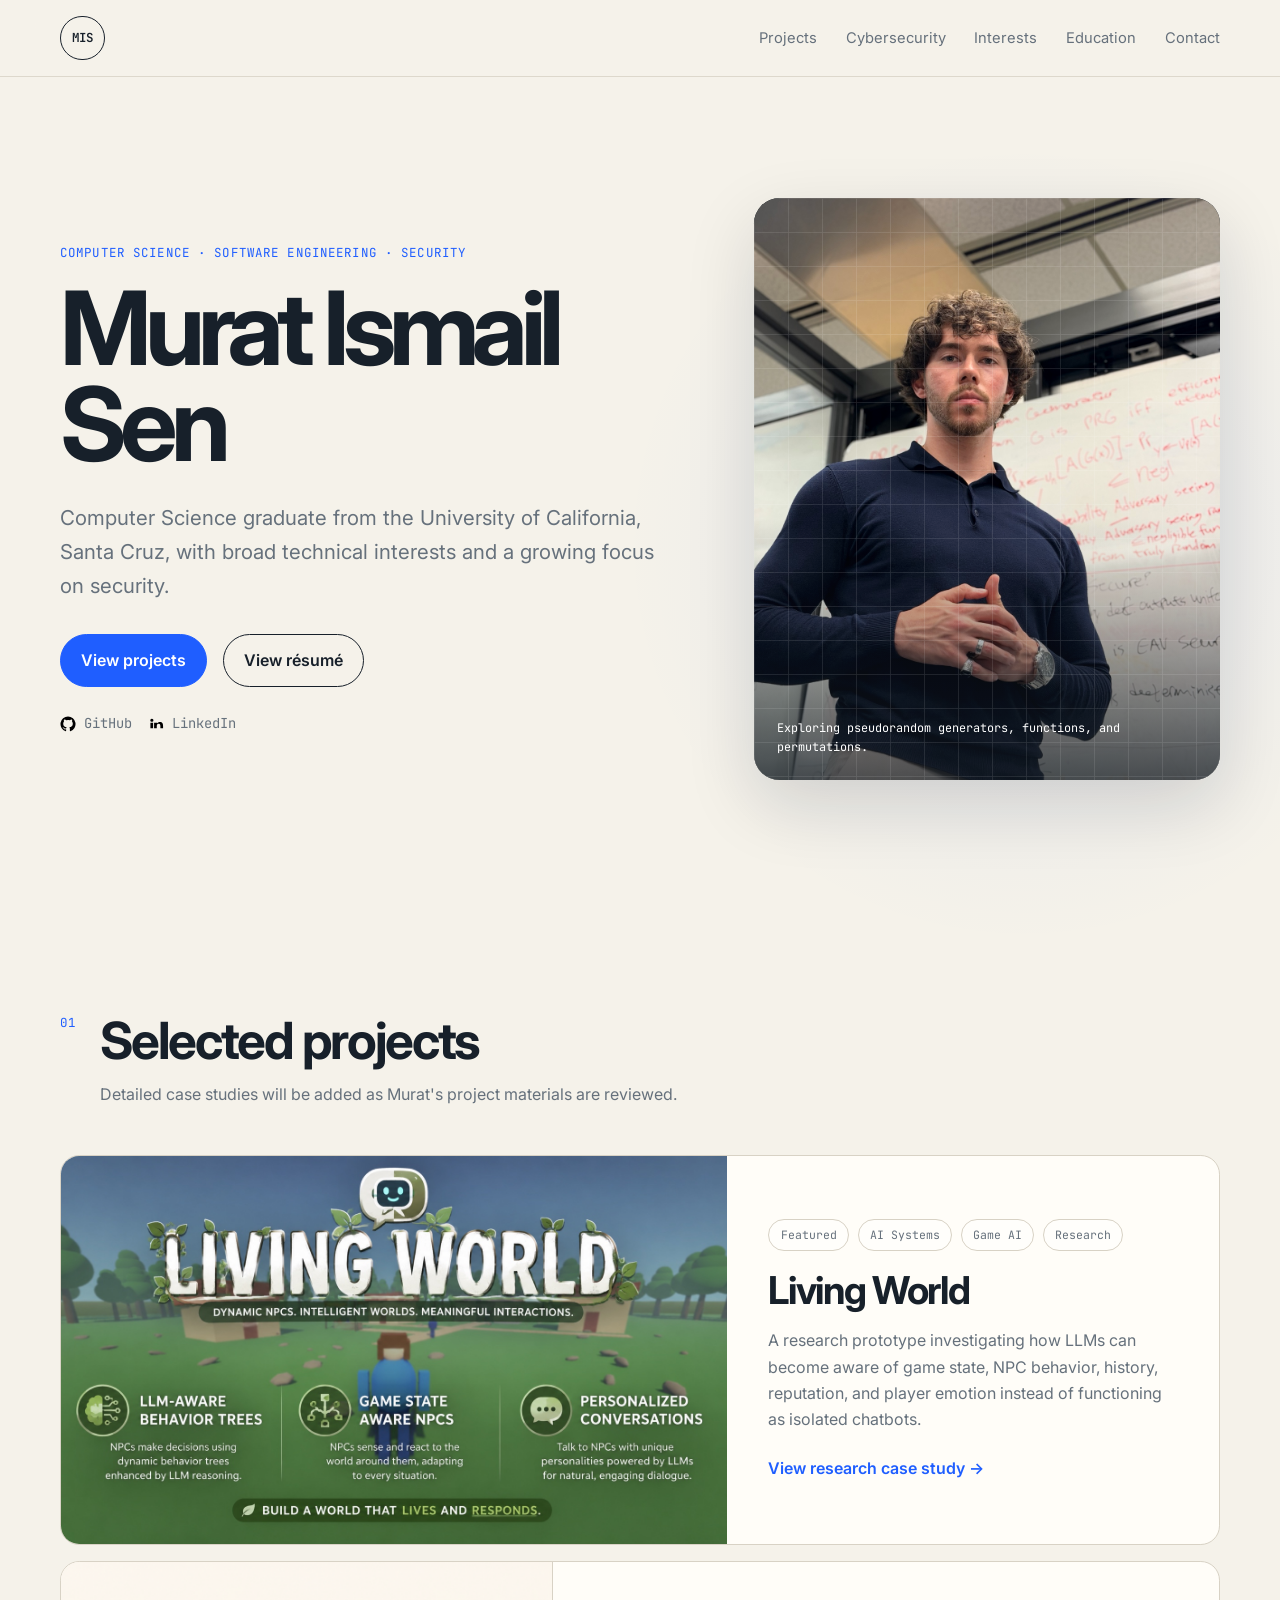
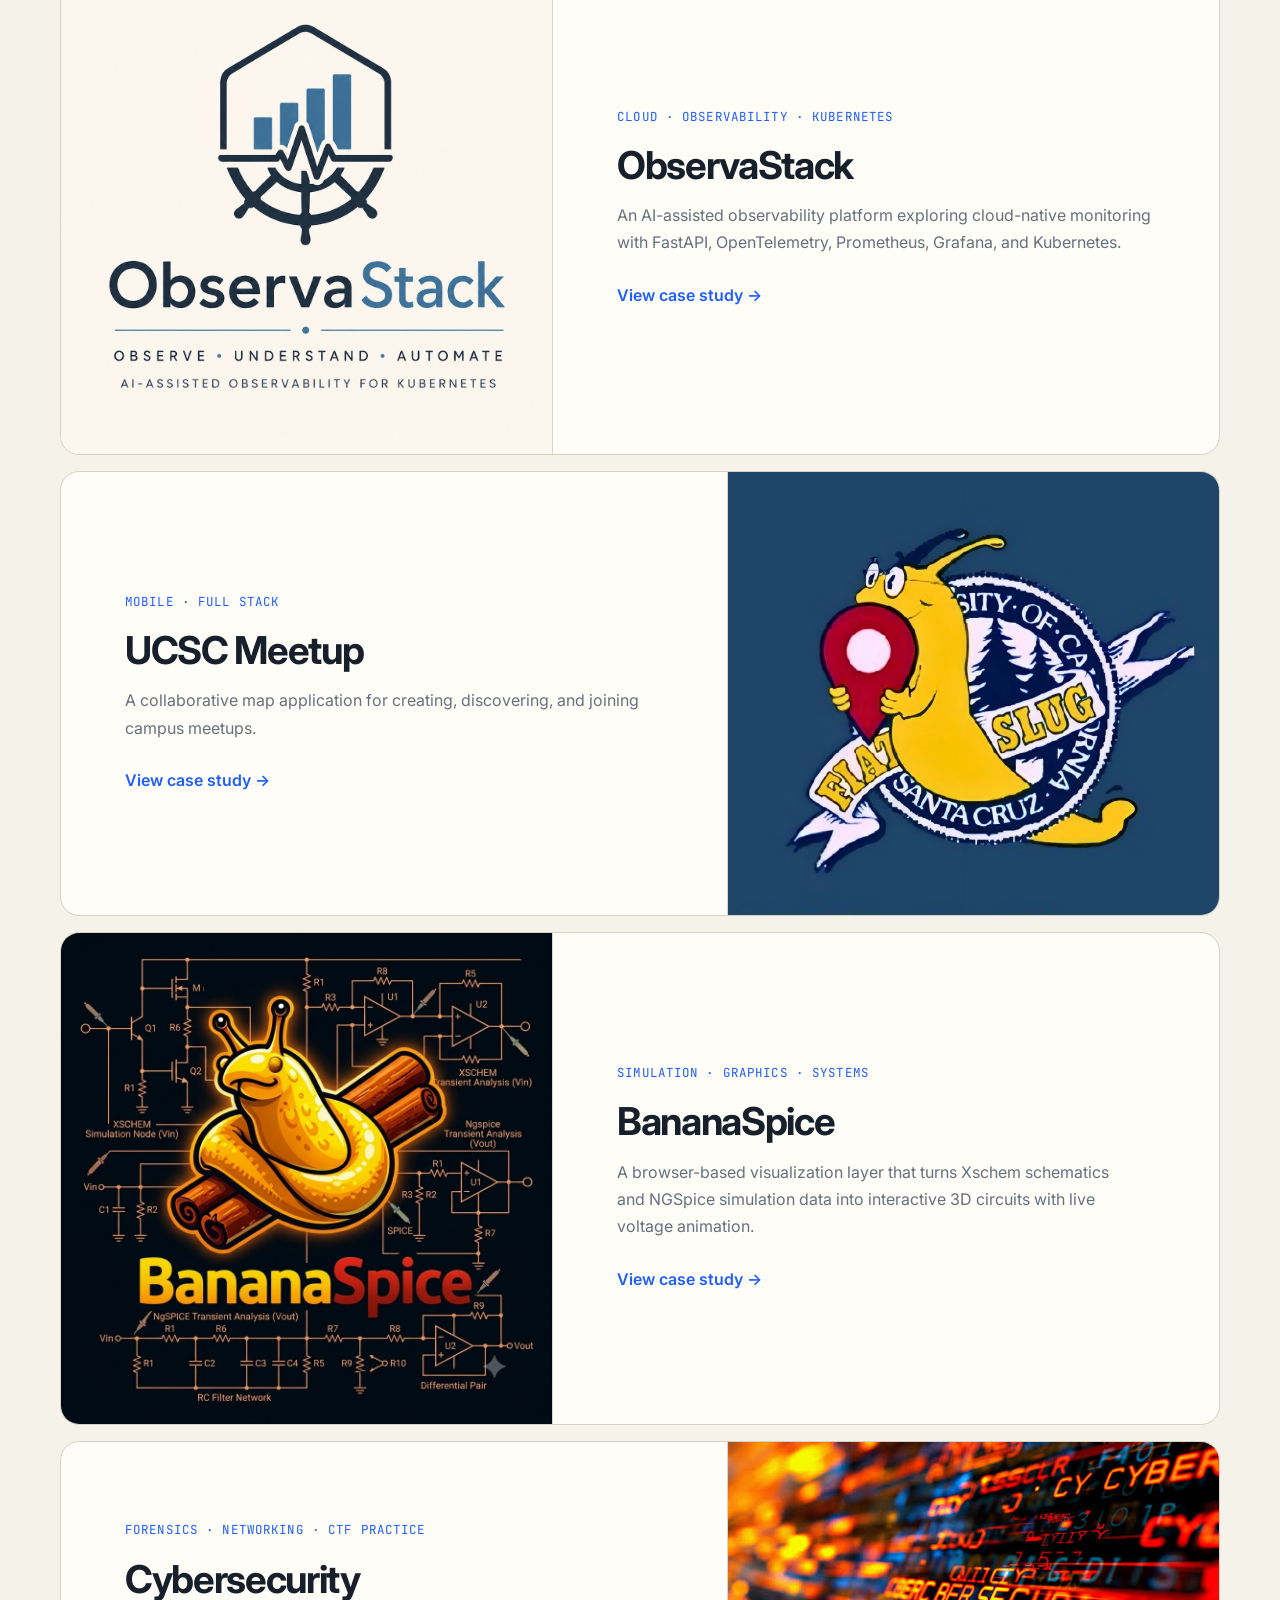
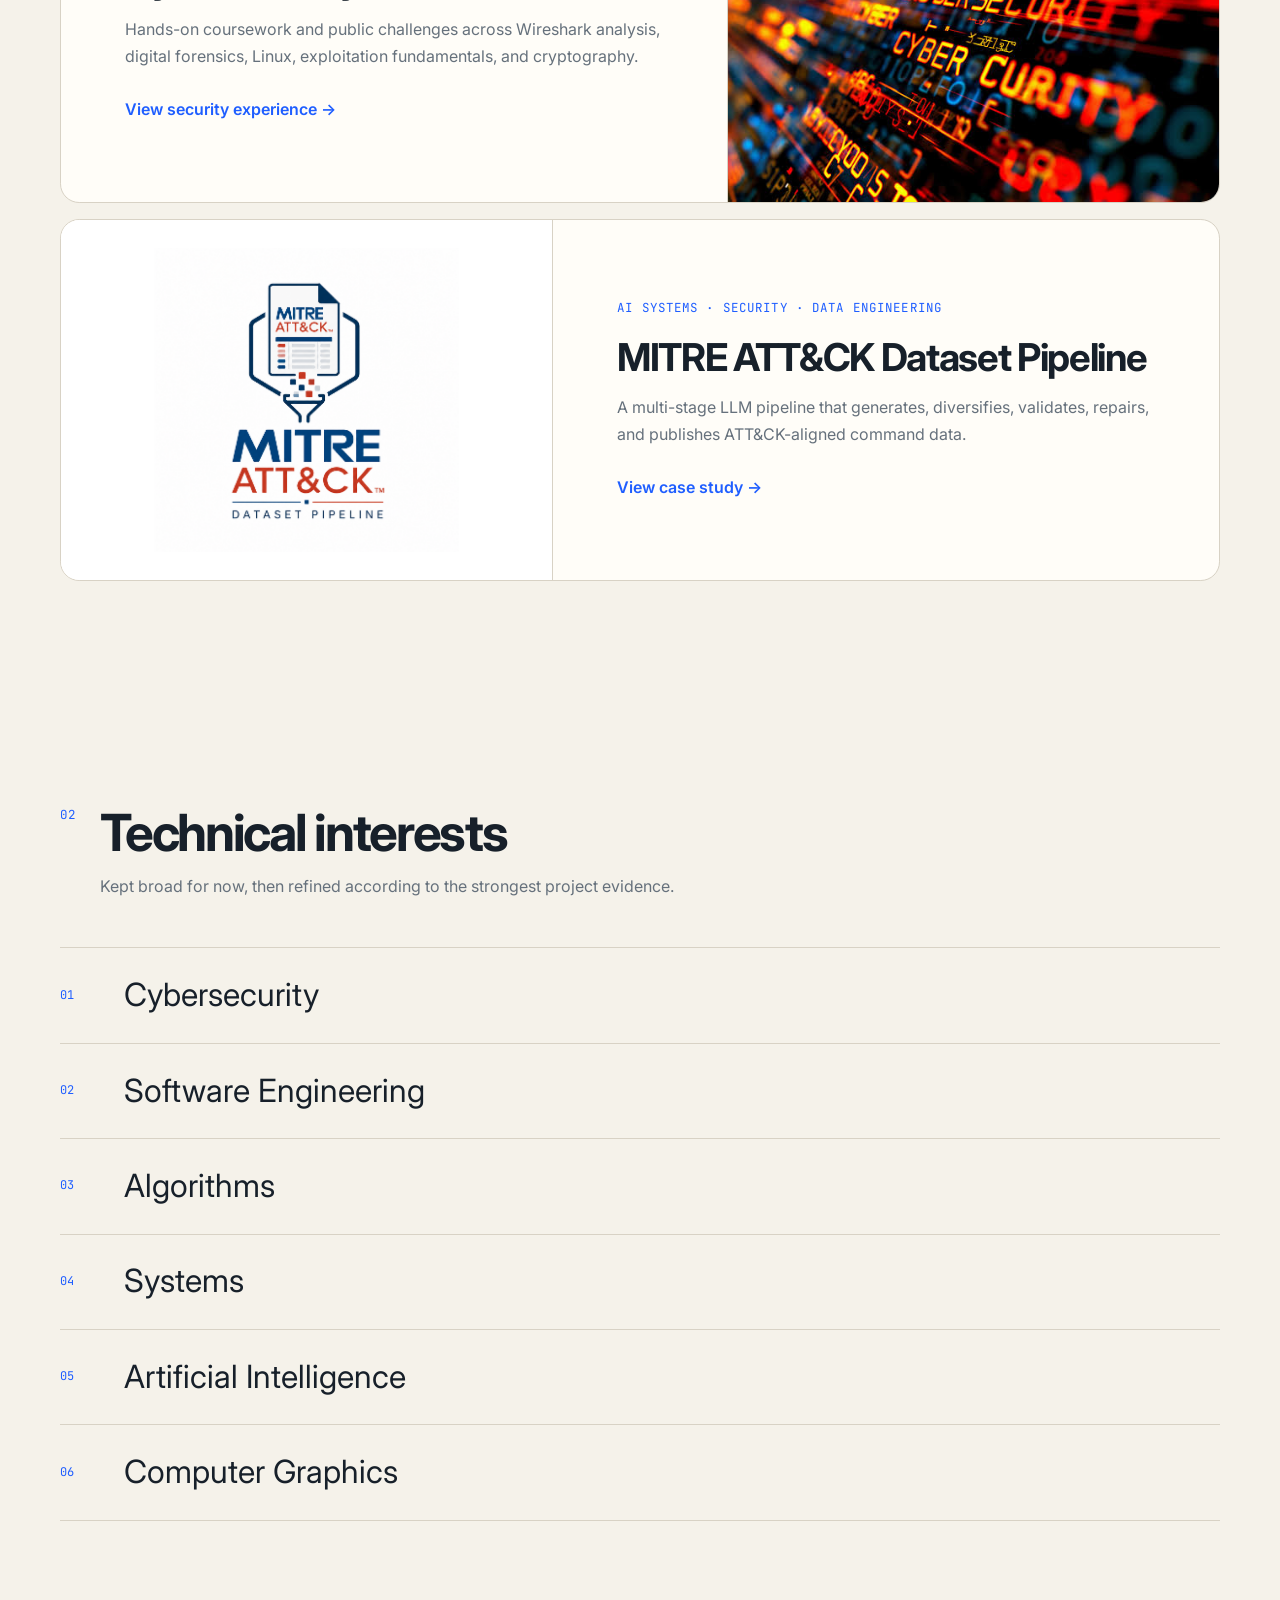
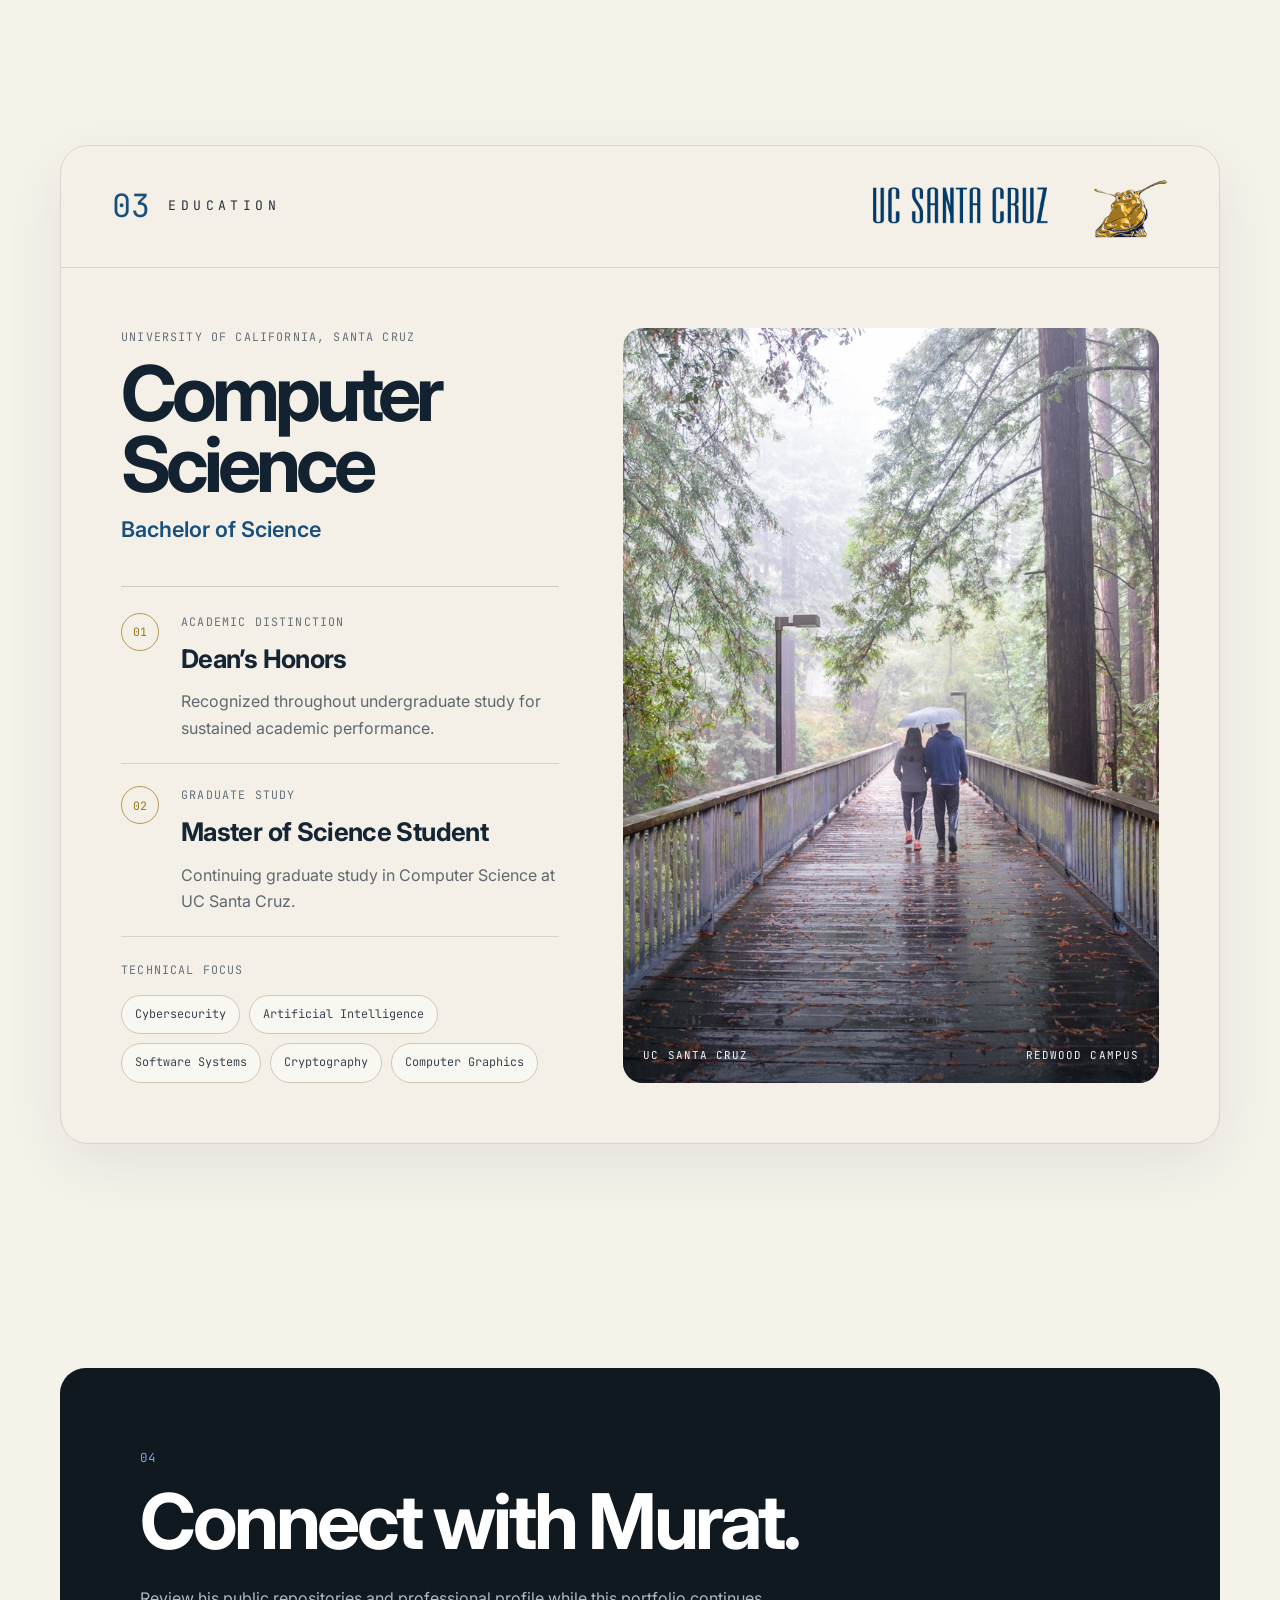
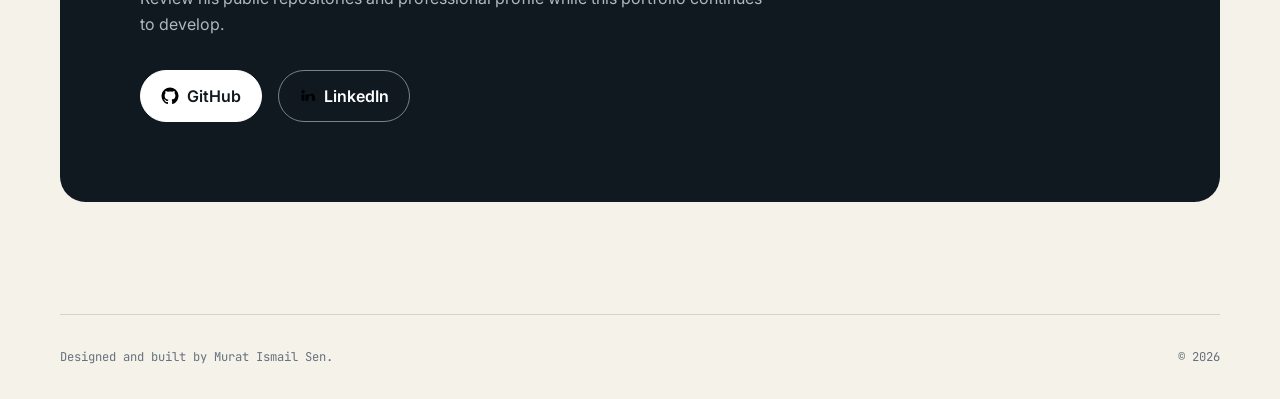
<file: index.html>
<!DOCTYPE html>
<html lang="en">
<head>
  <meta charset="UTF-8" />
  <meta name="viewport" content="width=device-width, initial-scale=1.0" />
  <meta
    name="description"
    content="Portfolio of Murat Ismail Sen, a Computer Science graduate from the University of California, Santa Cruz."
  />
  <title>Murat Ismail Sen | Computer Science</title>

  <link rel="preconnect" href="https://fonts.googleapis.com" />
  <link rel="preconnect" href="https://fonts.gstatic.com" crossorigin />
  <link
    href="https://fonts.googleapis.com/css2?family=Inter:wght@400;500;600;700&family=JetBrains+Mono:wght@400;500&display=swap"
    rel="stylesheet"
  />

  <link rel="stylesheet" href="assets/css/tokens.css" />
  <link rel="stylesheet" href="assets/css/base.css" />
  <link rel="stylesheet" href="assets/css/components.css" />
  <link rel="stylesheet" href="assets/css/home.css" />
  <script src="assets/js/main.js" defer></script>

  <style id="education-section-styles">
    #education .edu-editorial {
      overflow: hidden;
      border: 1px solid #d9d5cc;
      border-radius: 28px;
      background: #f4f0e7;
      box-shadow: 0 20px 60px rgba(31, 38, 46, 0.08);
    }

    #education .edu-editorial-header {
      display: flex;
      align-items: center;
      justify-content: space-between;
      gap: 32px;
      min-height: 122px;
      padding: 22px clamp(24px, 4vw, 52px);
      border-bottom: 1px solid #d9d5cc;
    }

    #education .edu-section-title {
      display: flex;
      align-items: center;
      gap: 18px;
      flex: 0 0 auto;
    }

    #education .edu-number {
      color: #174f7d;
      font-family: "JetBrains Mono", monospace;
      font-size: clamp(1.5rem, 2.5vw, 2rem);
    }

    #education .edu-label {
      color: #25313b;
      font-family: "JetBrains Mono", monospace;
      font-size: 0.82rem;
      letter-spacing: 0.34em;
      text-transform: uppercase;
    }

    #education .edu-brand-lockup {
      display: flex !important;
      flex-direction: row !important;
      flex-wrap: nowrap !important;
      align-items: center !important;
      justify-content: flex-end;
      gap: clamp(14px, 2vw, 28px);
      min-width: 0;
      margin-left: auto;
    }

    #education .edu-wordmark {
      display: block !important;
      width: clamp(210px, 27vw, 380px) !important;
      height: 72px !important;
      max-width: none !important;
      object-fit: contain;
      object-position: right center;
      flex: 0 1 auto;
    }

    #education .edu-slug {
      display: block !important;
      width: clamp(58px, 6vw, 84px) !important;
      height: 72px !important;
      max-width: none !important;
      object-fit: contain;
      flex: 0 0 auto;
    }

    #education .edu-editorial-body {
      display: grid;
      grid-template-columns: minmax(0, 0.9fr) minmax(420px, 1.1fr);
      gap: clamp(28px, 5vw, 64px);
      padding: clamp(28px, 5vw, 60px);
    }

    #education .edu-copy-column {
      display: flex;
      flex-direction: column;
      justify-content: center;
    }

    #education .edu-school,
    #education .edu-feature-eyebrow {
      margin: 0;
      color: #66717b;
      font-family: "JetBrains Mono", monospace;
      font-size: 0.73rem;
      letter-spacing: 0.1em;
      text-transform: uppercase;
    }

    #education .edu-degree {
      margin: 12px 0 0;
      color: #132231;
      font-size: clamp(2.8rem, 6vw, 5.4rem);
      line-height: 0.92;
      letter-spacing: -0.065em;
    }

    #education .edu-degree-type {
      margin: 12px 0 0;
      color: #174f7d;
      font-size: clamp(1.05rem, 2vw, 1.35rem);
      font-weight: 600;
    }

    #education .edu-rule {
      width: 100%;
      height: 1px;
      margin: clamp(24px, 4vw, 38px) 0 4px;
      background: #cec8bc;
    }

    #education .edu-feature {
      display: grid;
      grid-template-columns: 42px minmax(0, 1fr);
      gap: 18px;
      padding: 22px 0;
      border-bottom: 1px solid #d8d2c7;
    }

    #education .edu-feature-number {
      display: grid;
      place-items: center;
      width: 38px;
      height: 38px;
      border: 1px solid #b89b53;
      border-radius: 50%;
      color: #9b761e;
      font-family: "JetBrains Mono", monospace;
      font-size: 0.72rem;
    }

    #education .edu-feature h4 {
      margin: 6px 0 0;
      color: #152534;
      font-size: clamp(1.25rem, 2vw, 1.65rem);
      letter-spacing: -0.025em;
    }

    #education .edu-feature p:last-child {
      margin: 8px 0 0;
      max-width: 560px;
      color: #5f6870;
      line-height: 1.65;
    }

    #education .edu-focus {
      padding-top: 24px;
    }

    #education .edu-focus-list {
      display: flex;
      flex-wrap: wrap;
      gap: 9px;
      margin-top: 14px;
    }

    #education .edu-focus-list span {
      padding: 9px 13px;
      border: 1px solid #cfc8bc;
      border-radius: 999px;
      background: rgba(255, 255, 255, 0.42);
      color: #384652;
      font-family: "JetBrains Mono", monospace;
      font-size: 0.74rem;
    }

    #education .edu-photo {
      position: relative;
      min-height: 570px;
      margin: 0;
      overflow: hidden;
      border-radius: 20px;
      background: #18232d;
    }

    #education .edu-photo::after {
      content: "";
      position: absolute;
      inset: 0;
      background: linear-gradient(to top, rgba(7, 17, 25, 0.64), transparent 36%);
      pointer-events: none;
    }

    #education .edu-photo img {
      display: block;
      width: 100%;
      height: 100%;
      min-height: 570px;
      object-fit: cover;
      object-position: center;
    }

    #education .edu-photo figcaption {
      position: absolute;
      z-index: 1;
      right: 20px;
      bottom: 18px;
      left: 20px;
      display: flex;
      justify-content: space-between;
      gap: 16px;
      color: #f4f6f8;
      font-family: "JetBrains Mono", monospace;
      font-size: 0.68rem;
      letter-spacing: 0.1em;
      text-transform: uppercase;
    }

    @media (max-width: 900px) {
      #education .edu-editorial-header {
        align-items: flex-start;
        flex-direction: column;
      }

      #education .edu-brand-lockup {
        justify-content: flex-start;
        width: 100%;
        margin-left: 0;
      }

      #education .edu-editorial-body {
        grid-template-columns: 1fr;
      }

      #education .edu-photo,
      #education .edu-photo img {
        min-height: 420px;
      }
    }

    @media (max-width: 560px) {
      #education .edu-wordmark {
        width: min(67vw, 245px) !important;
        height: 56px !important;
      }

      #education .edu-slug {
        width: min(17vw, 62px) !important;
        height: 56px !important;
      }

      #education .edu-brand-lockup {
        gap: 10px;
      }

      #education .edu-editorial-body {
        padding: 24px;
      }

      #education .edu-photo,
      #education .edu-photo img {
        min-height: 320px;
      }
    }
  </style>

</head>

<body>
  <header class="site-header">
    <nav class="nav container" aria-label="Primary navigation">
      <a class="brand" href="#home" aria-label="Murat Ismail Sen homepage">MIS</a>

      <button
        class="nav-toggle"
        type="button"
        aria-expanded="false"
        aria-controls="nav-links"
        aria-label="Open navigation menu"
      >
        <span></span>
        <span></span>
      </button>

      <div class="nav-links" id="nav-links">
        <a href="#projects">Projects</a>
        <a href="projects/cybersecurity.html">Cybersecurity</a>
        <a href="#interests">Interests</a>
        <a href="#education">Education</a>
        <a href="#contact">Contact</a>
      </div>
    </nav>
  </header>

  <main>
    <section class="hero container" id="home">
      <div class="hero-copy">
        <p class="eyebrow">Computer Science · Software Engineering · Security</p>

        <h1>Murat Ismail Sen</h1>

        <p class="hero-description">
          Computer Science graduate from the University of California, Santa Cruz,
          with broad technical interests and a growing focus on security.
        </p>

        <div class="hero-actions">
          <a class="button button-primary" href="#projects">View projects</a>
          <a class="button button-secondary" href="resume.pdf" target="_blank" rel="noreferrer">
            View résumé
          </a>
        </div>

        <div class="profile-links" aria-label="Professional profiles">
          <a class="icon-link" href="https://github.com/ismilesen" target="_blank" rel="noreferrer">
            <img src="assets/icons/github.svg" alt="" />
            <span>GitHub</span>
          </a>
          <a class="icon-link" href="https://www.linkedin.com/in/ismail-sen-361b0a310/" target="_blank" rel="noreferrer">
            <img src="assets/icons/linkedin.svg" alt="" />
            <span>LinkedIn</span>
          </a>
        </div>
      </div>

      <figure class="hero-visual">
        <div class="technical-grid" aria-hidden="true"></div>
        <img
          src="assets/images/profile/murat-cryptography.jpeg"
          alt="Murat Ismail Sen standing beside a whiteboard while working on cryptography concepts"
        />
        <figcaption>
          Exploring pseudorandom generators, functions, and permutations.
        </figcaption>
      </figure>
    </section>

    <section class="section container" id="projects">
      <div class="section-heading">
        <p class="section-number">01</p>
        <div>
          <h2>Selected projects</h2>
          <p class="section-summary">
            Detailed case studies will be added as Murat's project materials are reviewed.
          </p>
        </div>
      </div>

      <div class="project-grid">
        <article class="project-card project-card-featured">
          <div class="project-media"><img src="assets/images/projects/living-world/cover-photo.jpeg" alt="Living World research prototype banner" /></div>
          <div class="project-card-body">
            <div class="tag-list"><span>Featured</span><span>AI Systems</span><span>Game AI</span><span>Research</span></div>
            <h3>Living World</h3>
            <p>A research prototype investigating how LLMs can become aware of game state, NPC behavior, history, reputation, and player emotion instead of functioning as isolated chatbots.</p>
            <a href="projects/living-world.html" class="text-link">View research case study <span aria-hidden="true">→</span></a>
          </div>
        </article>

        <article class="project-card supporting-project-card">
          <a
            class="supporting-project-media"
            href="projects/observastack.html"
            aria-label="View the ObservaStack case study"
          >
            <img
              src="assets/images/projects/observastack/logo.png"
              alt="Kubernetes logo"
            />
          </a>

  <div class="supporting-project-content">
    <p class="mono-label">
      Cloud · Observability · Kubernetes
    </p>

    <h3>ObservaStack</h3>

    <p>
      An AI-assisted observability platform exploring cloud-native monitoring
      with FastAPI, OpenTelemetry, Prometheus, Grafana, and Kubernetes.
    </p>

    <a
      href="projects/observastack.html"
      class="text-link"
    >
      View case study <span aria-hidden="true">→</span>
    </a>
  </div>
</article>

        <article class="project-card supporting-project-card">
          <a class="supporting-project-media" href="projects/ucsc-meetup.html" aria-label="View the UCSC Meetup case study">
            <img src="assets/images/projects/ucsc-meetup/card-cover.png" alt="UCSC Meetup logo featuring the Sammy Slug mascot and a map pin" />
          </a>
          <div class="supporting-project-content">
            <p class="mono-label">Mobile · Full Stack</p>
            <h3>UCSC Meetup</h3>
            <p>A collaborative map application for creating, discovering, and joining campus meetups.</p>
            <a href="projects/ucsc-meetup.html" class="text-link">View case study <span aria-hidden="true">→</span></a>
          </div>
        </article>

        <article class="project-card supporting-project-card">
          <a class="supporting-project-media" href="projects/bananaspice.html" aria-label="View the BananaSpice case study">
            <img src="assets/images/projects/bananaspice/card-cover.jpeg" alt="BananaSpice logo featuring a stylized banana slug surrounded by circuit diagrams" />
          </a>
          <div class="supporting-project-content">
            <p class="mono-label">Simulation · Graphics · Systems</p>
            <h3>BananaSpice</h3>
            <p>
              A browser-based visualization layer that turns Xschem schematics and
              NGSpice simulation data into interactive 3D circuits with live voltage animation.
            </p>
            <a href="projects/bananaspice.html" class="text-link">
              View case study <span aria-hidden="true">→</span>
            </a>
          </div>
        </article>

        <article class="project-card supporting-project-card">
          <a class="supporting-project-media" href="projects/cybersecurity.html" aria-label="View the cybersecurity experience page">
            <img src="assets/images/projects/cybersecurity/card-cover.jpeg" alt="Abstract cybersecurity visualization with glowing security text and code" />
          </a>
          <div class="supporting-project-content">
            <p class="mono-label">Forensics · Networking · CTF Practice</p>
            <h3>Cybersecurity</h3>
            <p>Hands-on coursework and public challenges across Wireshark analysis, digital forensics, Linux, exploitation fundamentals, and cryptography.</p>
            <a href="projects/cybersecurity.html" class="text-link">View security experience <span aria-hidden="true">→</span></a>
          </div>
        </article>

        <article class="project-card supporting-project-card">
          <a class="supporting-project-media mitre-media" href="projects/mitre-attack-pipeline.html" aria-label="View the MITRE ATT&amp;CK Dataset Pipeline case study">
            <img src="assets/images/projects/mitre-attack/card-cover.png" alt="MITRE ATT&amp;CK logo" />
          </a>
          <div class="supporting-project-content">
            <p class="mono-label">AI Systems · Security · Data Engineering</p>
            <h3>MITRE ATT&amp;CK Dataset Pipeline</h3>
            <p>
              A multi-stage LLM pipeline that generates, diversifies, validates,
              repairs, and publishes ATT&amp;CK-aligned command data.
            </p>
            <a href="projects/mitre-attack-pipeline.html" class="text-link">
              View case study <span aria-hidden="true">→</span>
            </a>
          </div>
        </article>
      </div>
    </section>

    <section class="section container" id="interests">
      <div class="section-heading">
        <p class="section-number">02</p>
        <div>
          <h2>Technical interests</h2>
          <p class="section-summary">
            Kept broad for now, then refined according to the strongest project evidence.
          </p>
        </div>
      </div>

      <div class="interest-grid">
        <div class="interest-item"><span>01</span><p>Cybersecurity</p></div>
        <div class="interest-item"><span>02</span><p>Software Engineering</p></div>
        <div class="interest-item"><span>03</span><p>Algorithms</p></div>
        <div class="interest-item"><span>04</span><p>Systems</p></div>
        <div class="interest-item"><span>05</span><p>Artificial Intelligence</p></div>
        <div class="interest-item"><span>06</span><p>Computer Graphics</p></div>
      </div>
    </section>

    <section class="section container" id="education">
      <div class="edu-editorial">
        <div class="edu-editorial-header">
          <div class="edu-section-title">
            <span class="edu-number">03</span>
            <span class="edu-label">Education</span>
          </div>

          <div class="edu-brand-lockup">
            <img
              src="assets/images/education/ucsc-title-transparent.png"
              alt="UC Santa Cruz"
              class="edu-wordmark"
            />
            <img
              src="assets/images/education/buff-slug-transparent.png"
              alt="UC Santa Cruz banana slug mascot"
              class="edu-slug"
            />
          </div>
        </div>

        <div class="edu-editorial-body">
          <div class="edu-copy-column">
            <p class="edu-school">University of California, Santa Cruz</p>
            <h3 class="edu-degree">Computer Science</h3>
            <p class="edu-degree-type">Bachelor of Science</p>

            <div class="edu-rule"></div>

            <div class="edu-feature">
              <span class="edu-feature-number">01</span>
              <div>
                <p class="edu-feature-eyebrow">Academic distinction</p>
                <h4>Dean’s Honors</h4>
                <p>
                  Recognized throughout undergraduate study for sustained
                  academic performance.
                </p>
              </div>
            </div>

            <div class="edu-feature">
              <span class="edu-feature-number">02</span>
              <div>
                <p class="edu-feature-eyebrow">Graduate study</p>
                <h4>Master of Science Student</h4>
                <p>
                  Continuing graduate study in Computer Science at UC Santa Cruz.
                </p>
              </div>
            </div>

            <div class="edu-focus">
              <p class="edu-feature-eyebrow">Technical focus</p>
              <div class="edu-focus-list">
                <span>Cybersecurity</span>
                <span>Artificial Intelligence</span>
                <span>Software Systems</span>
                <span>Cryptography</span>
                <span>Computer Graphics</span>
              </div>
            </div>
          </div>

          <figure class="edu-photo">
            <img
              src="assets/images/education/rainy-campus.jpeg"
              alt="Rainy pedestrian bridge surrounded by redwood trees at UC Santa Cruz"
            />
            <figcaption>
              <span>UC Santa Cruz</span>
              <span>Redwood campus</span>
            </figcaption>
          </figure>
        </div>
      </div>
    </section>

    <section class="section container" id="contact">
      <div class="contact-card">
        <p class="section-number light">04</p>
        <h2>Connect with Murat.</h2>
        <p>
          Review his public repositories and professional profile while this portfolio
          continues to develop.
        </p>

        <div class="contact-actions">
          <a class="button button-light icon-button" href="https://github.com/ismilesen" target="_blank" rel="noreferrer">
            <img src="assets/icons/github.svg" alt="" />
            <span>GitHub</span>
          </a>
          <a class="button button-outline-light icon-button" href="https://www.linkedin.com/in/ismail-sen-361b0a310/" target="_blank" rel="noreferrer">
            <img src="assets/icons/linkedin.svg" alt="" />
            <span>LinkedIn</span>
          </a>
        </div>
      </div>
    </section>
  </main>

  <footer class="footer container">
    <p>Designed and built by Murat Ismail Sen.</p>
    <p id="copyright"></p>
  </footer>
</body>
</html>
</file>
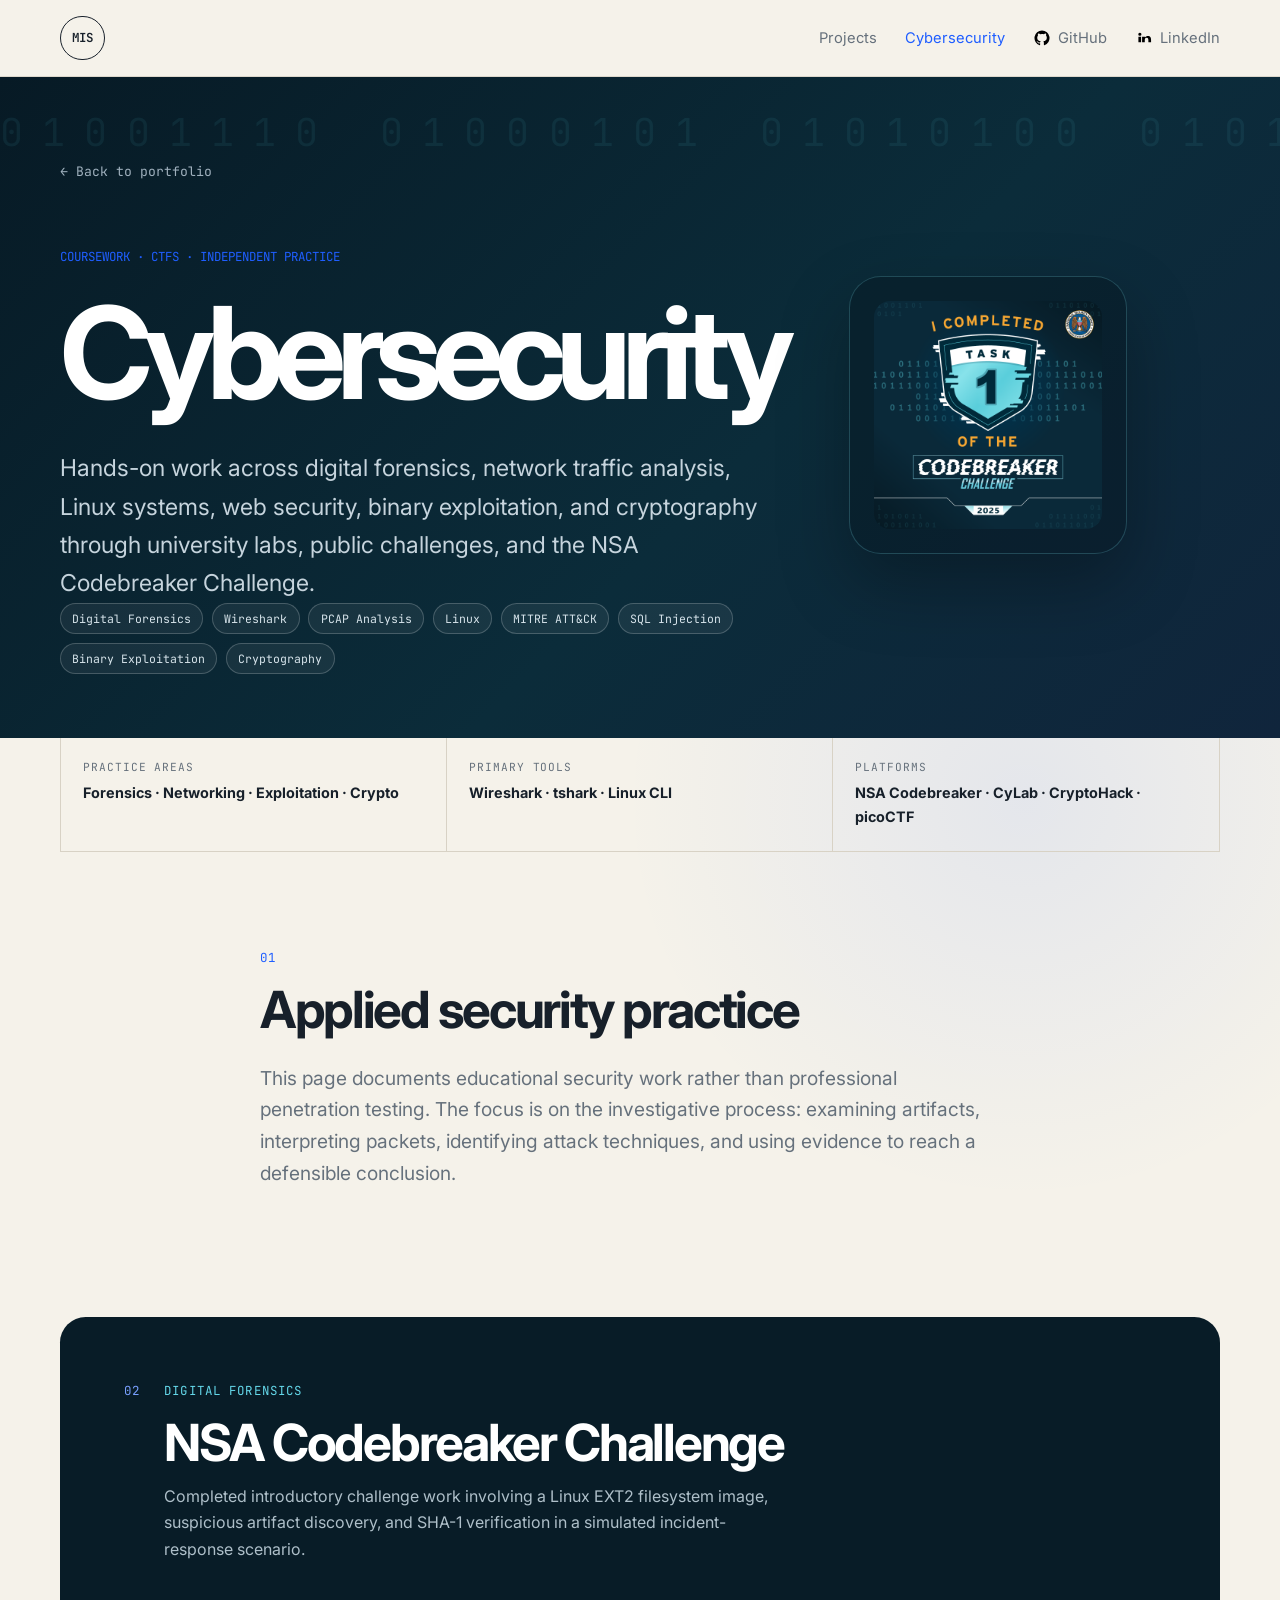
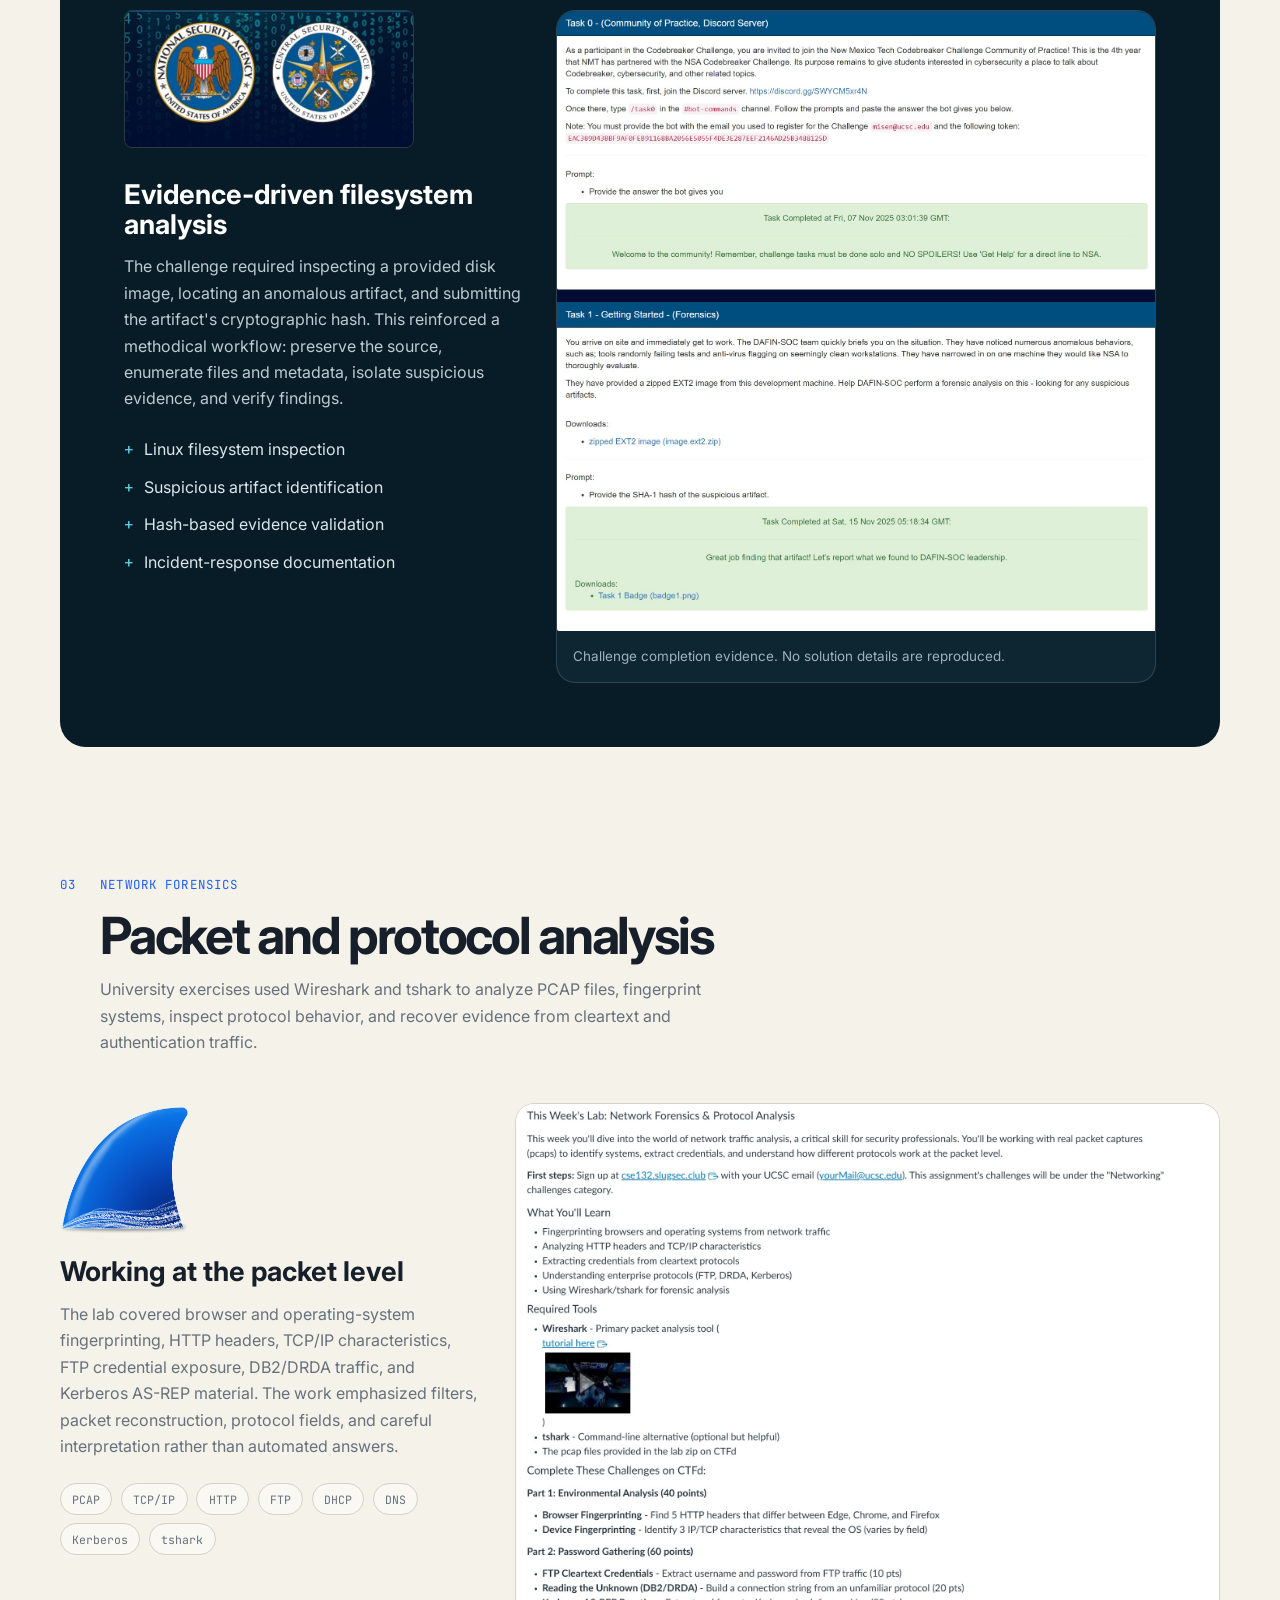
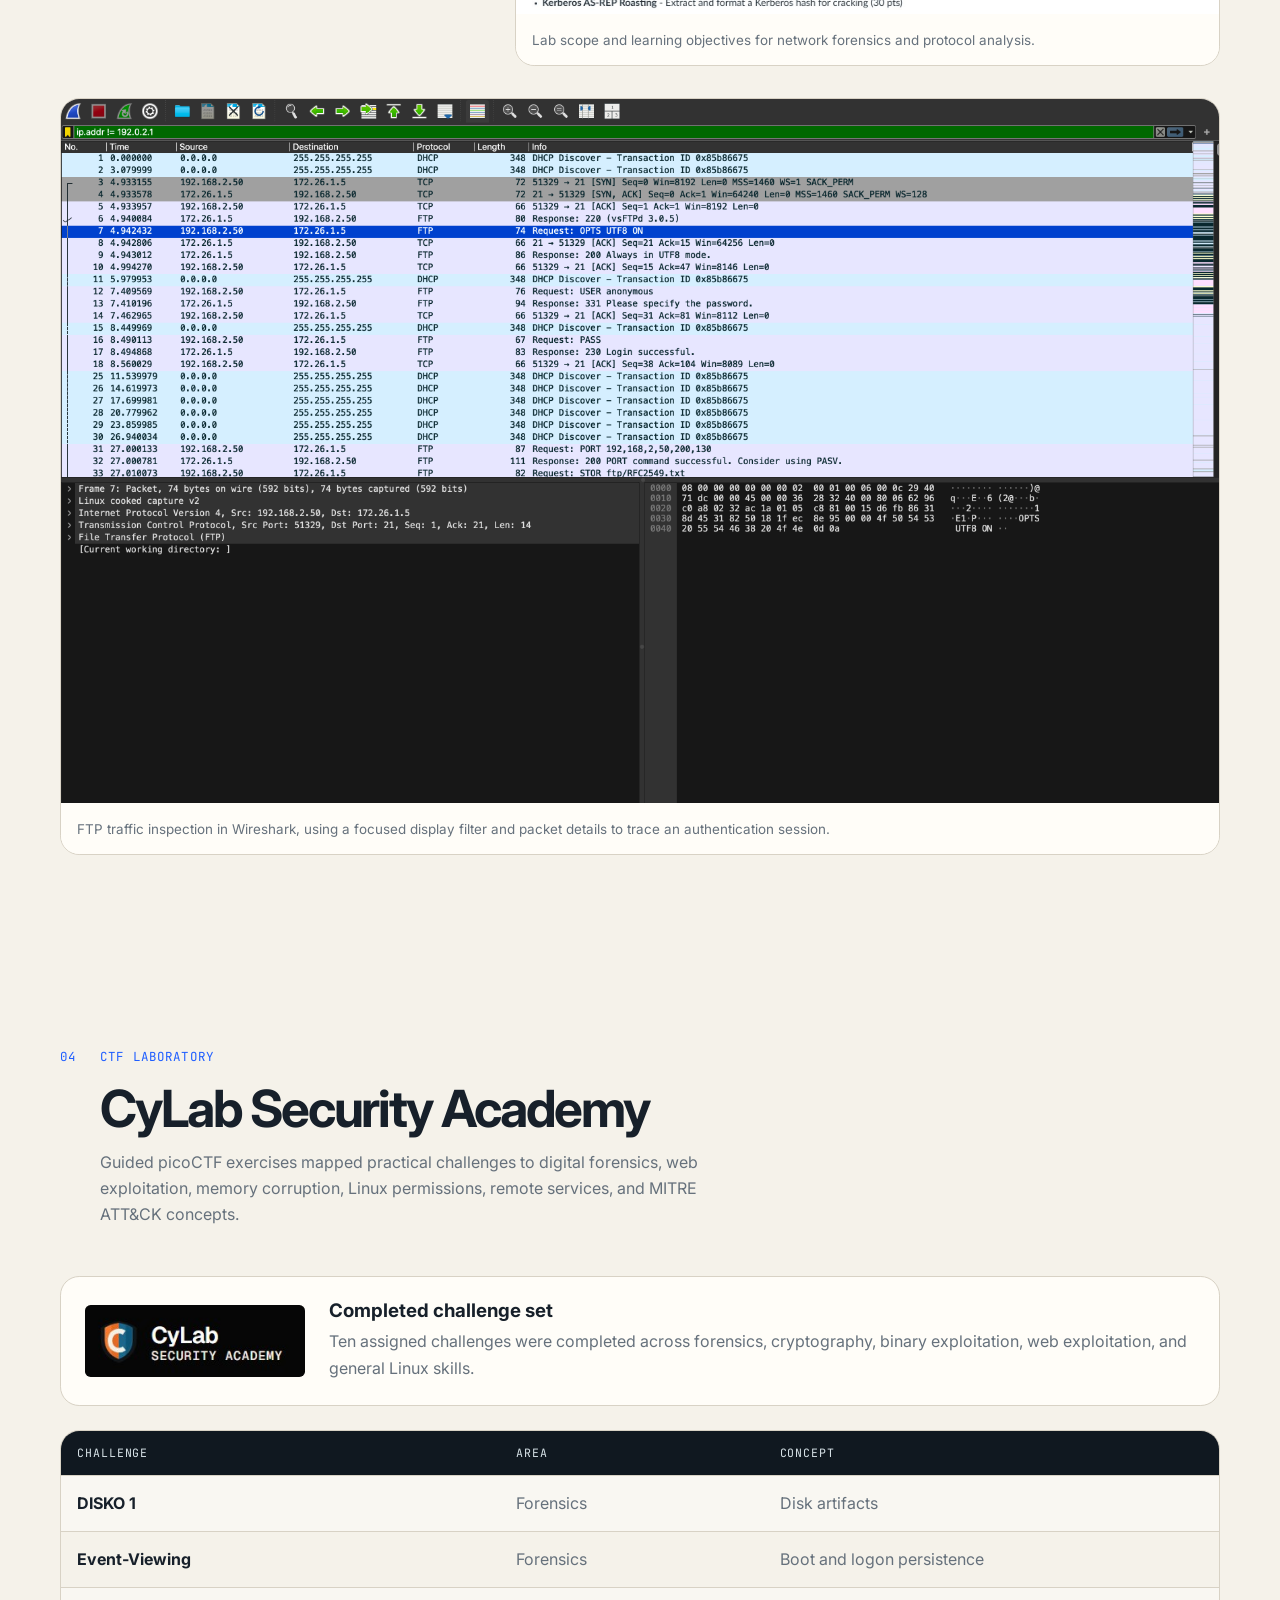
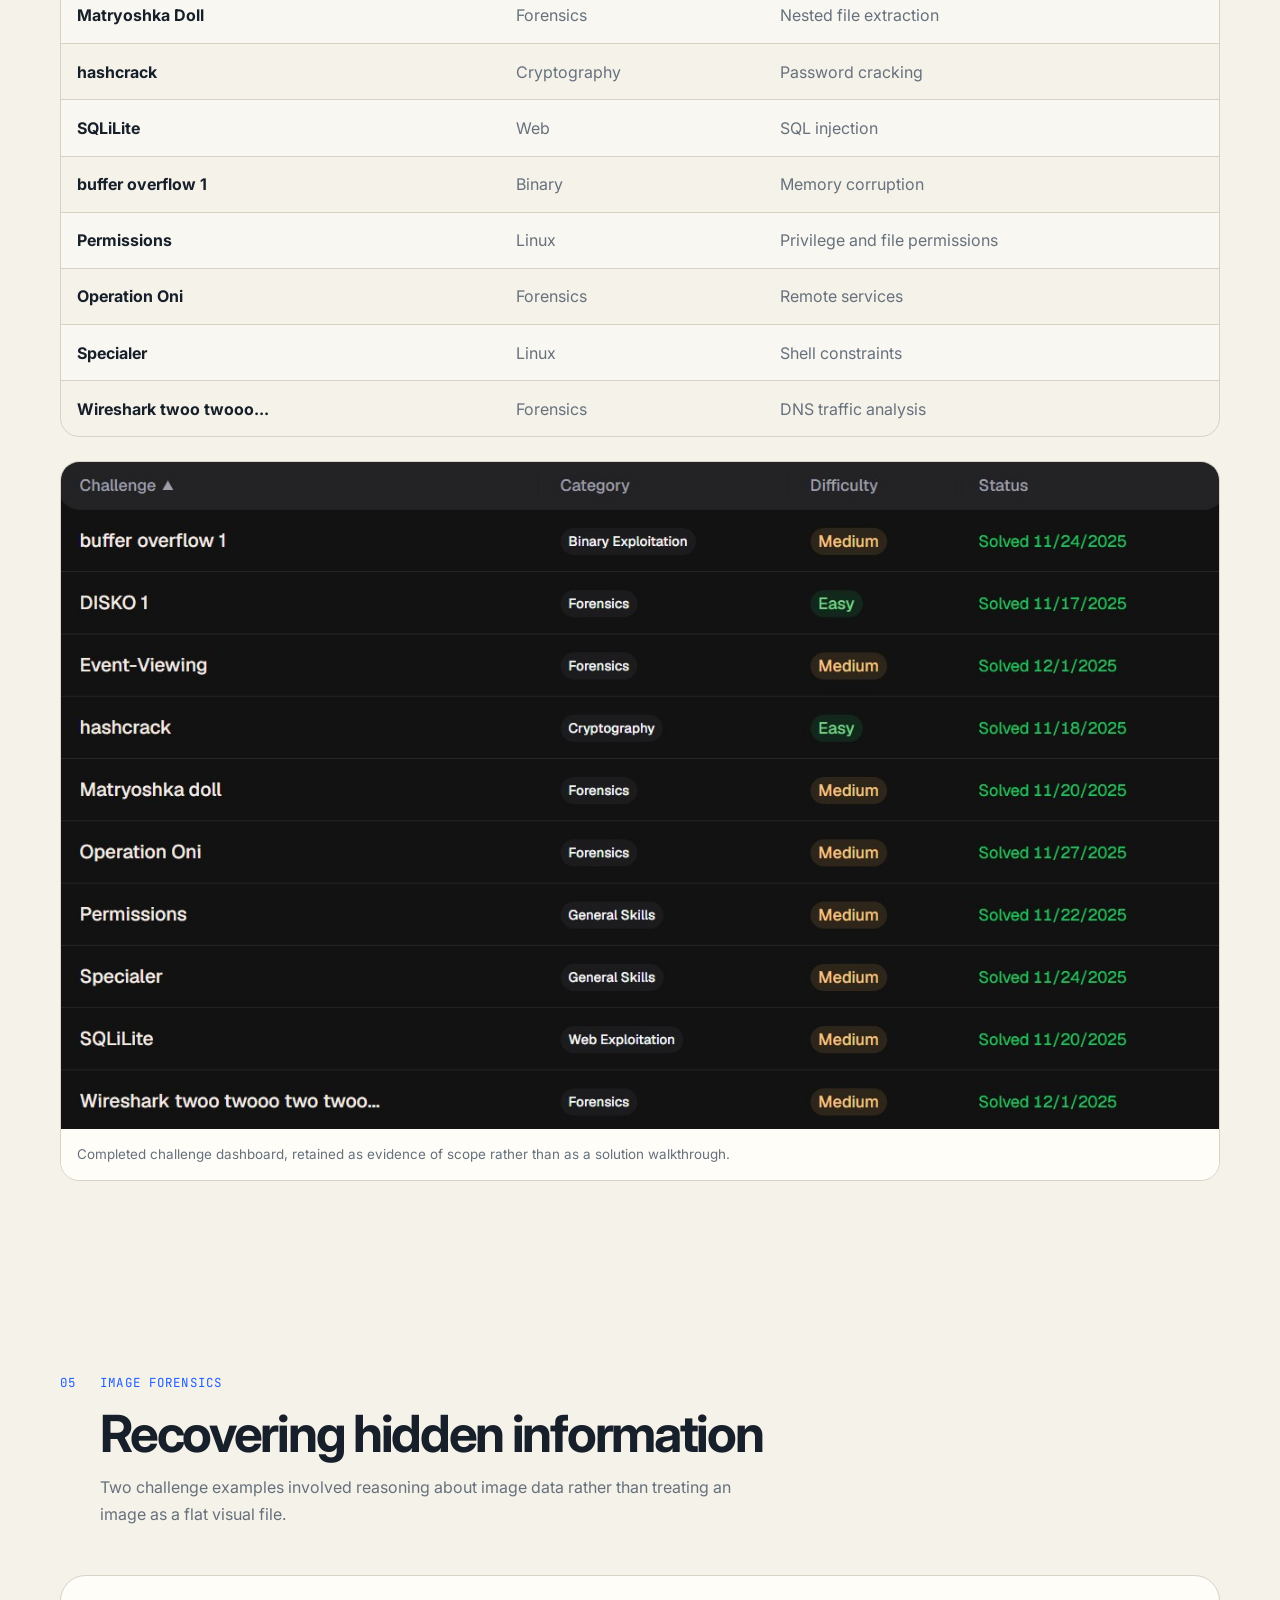
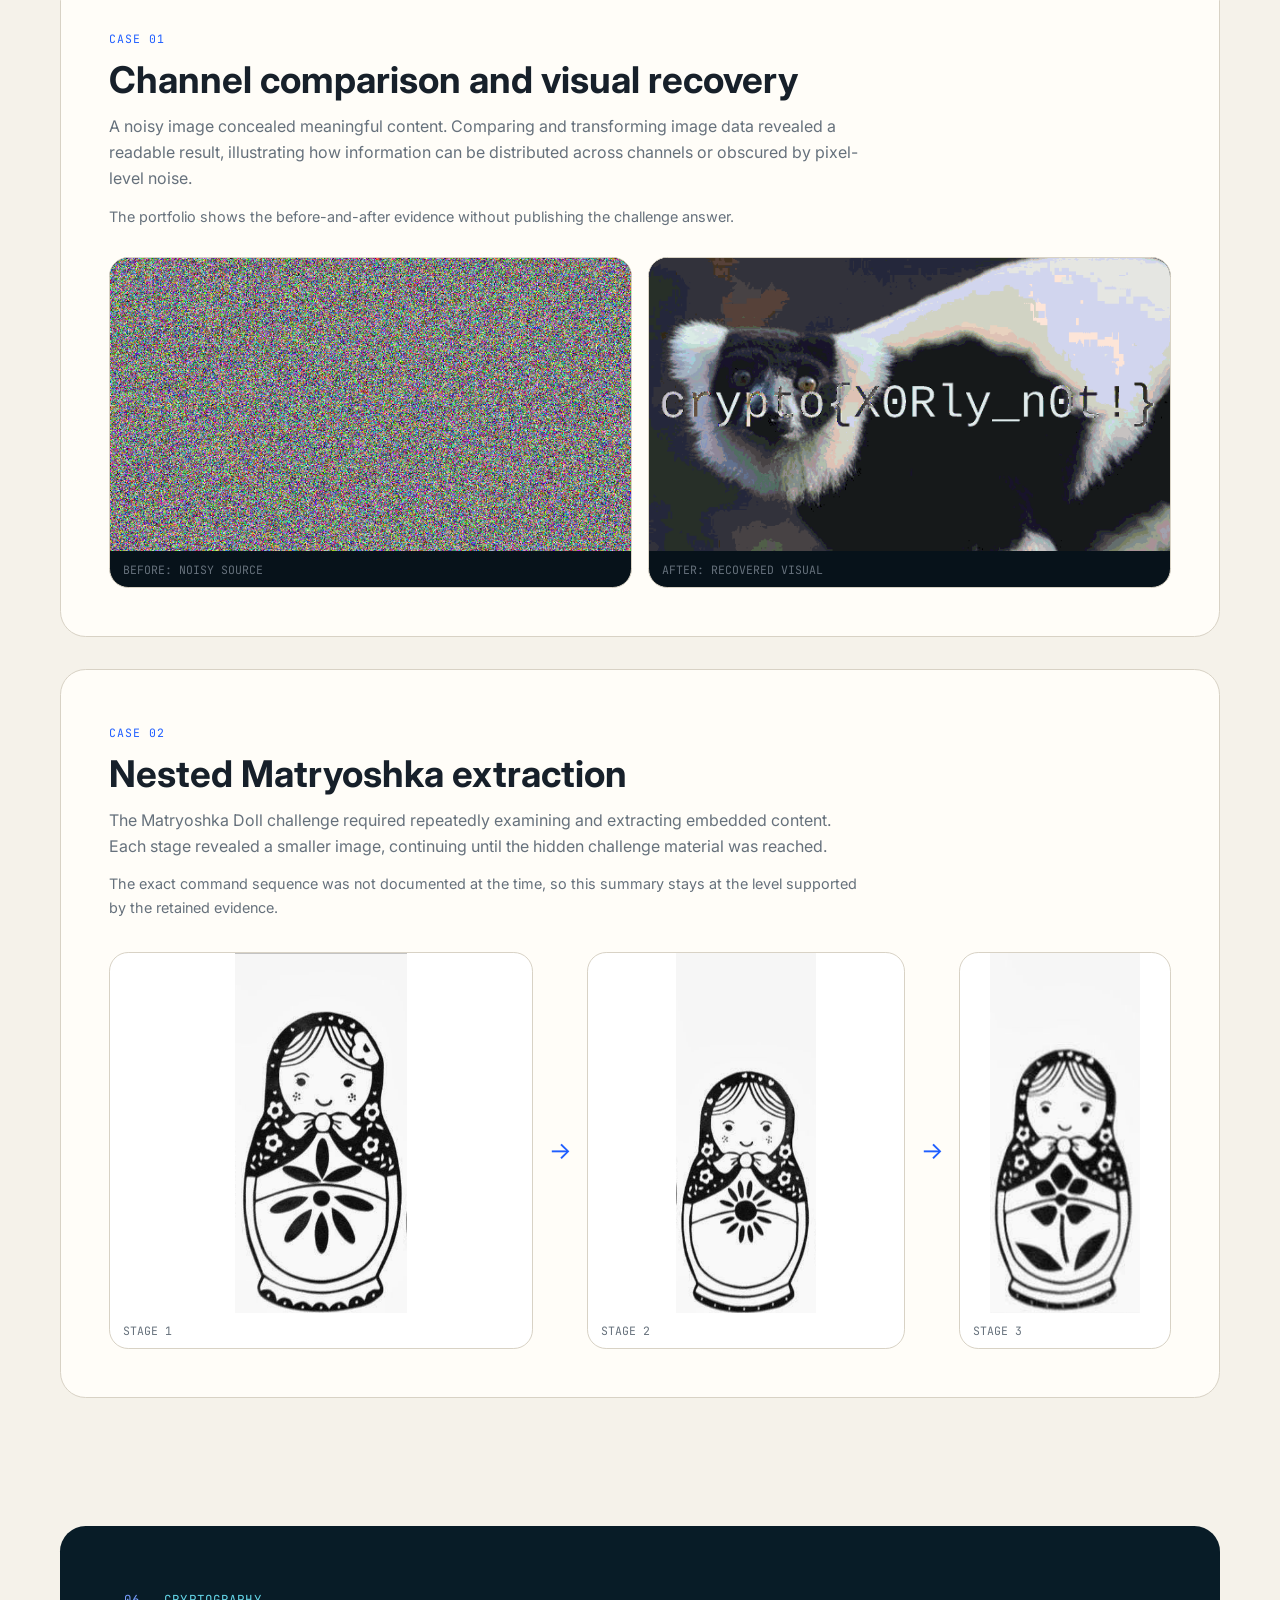
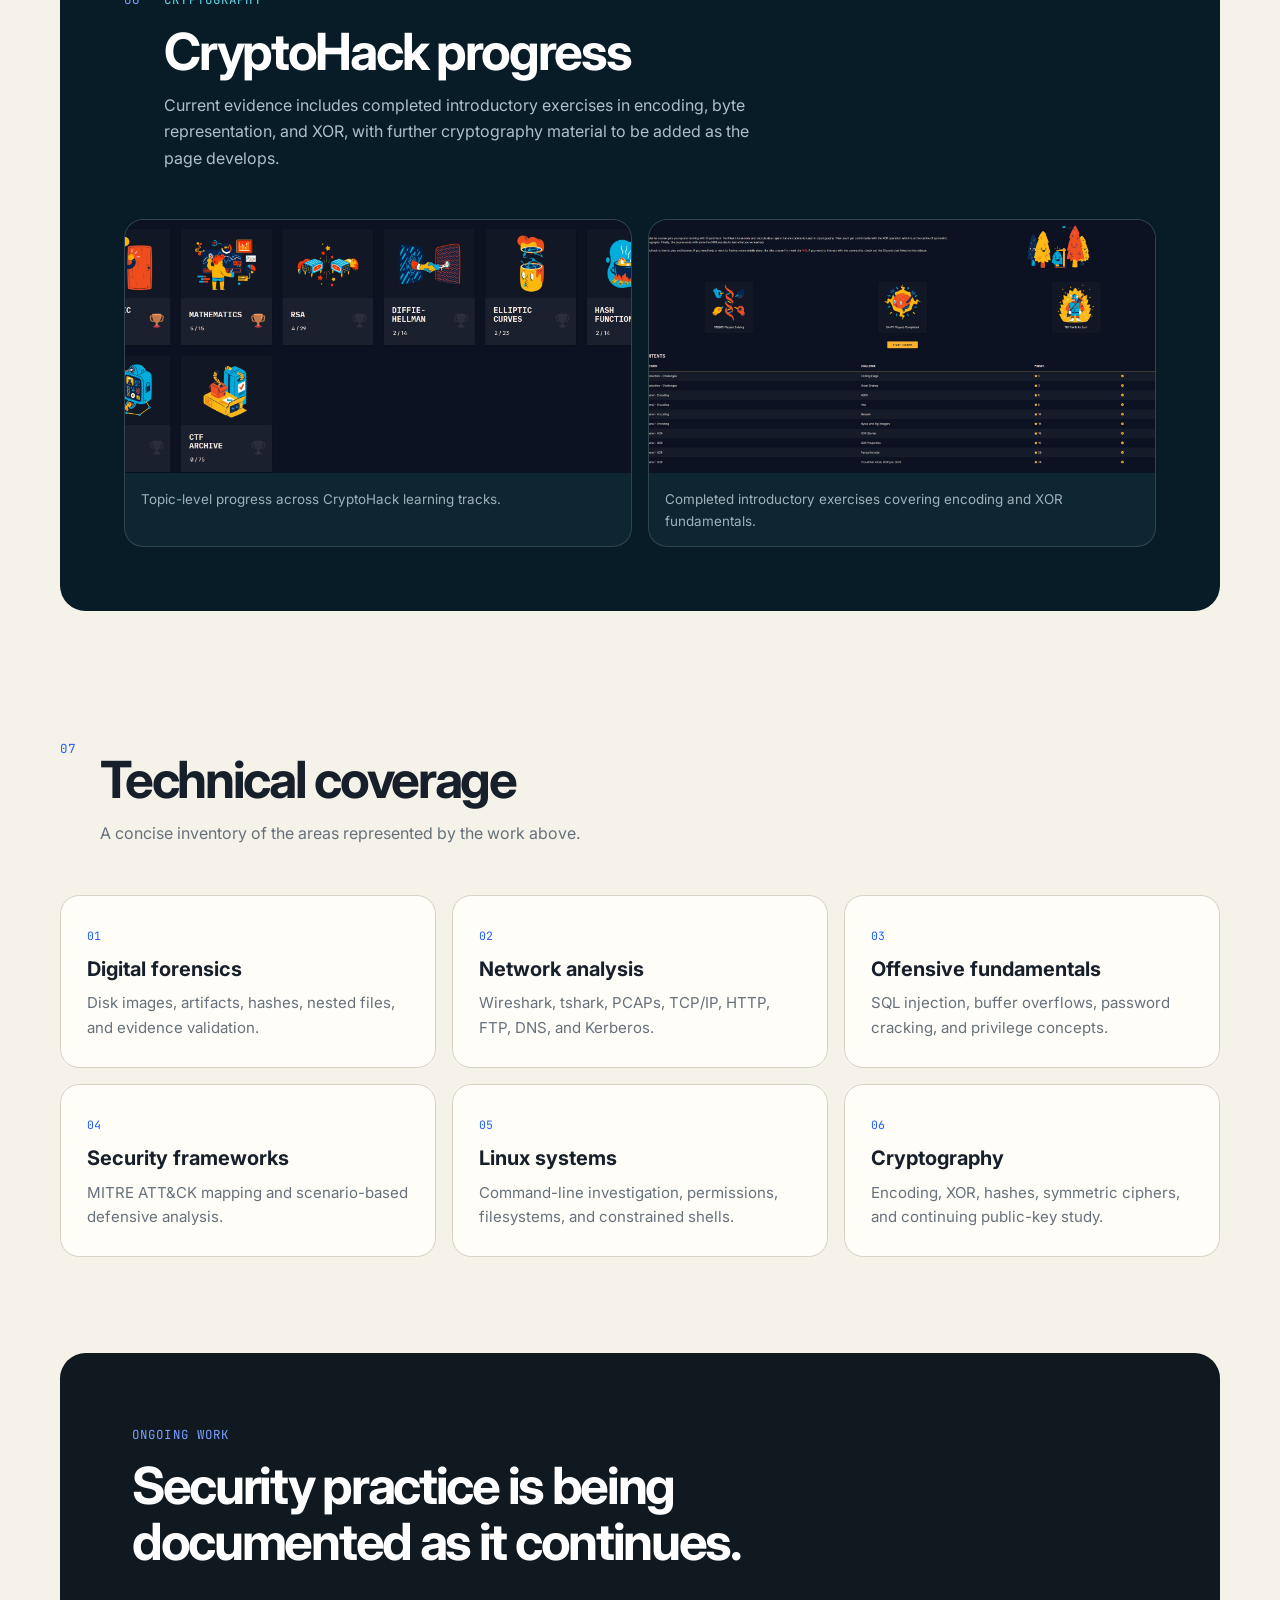
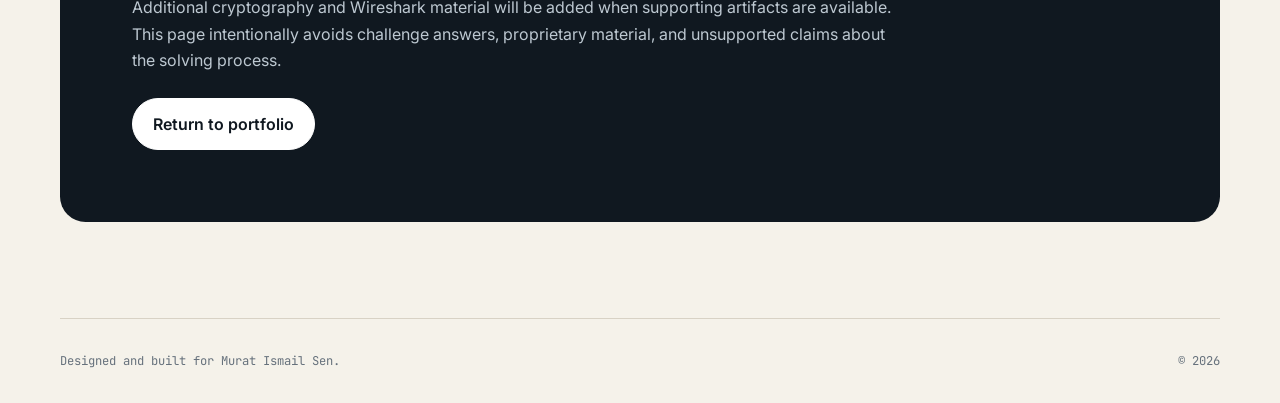
<file: projects/cybersecurity.html>
<!DOCTYPE html>
<html lang="en">
<head>
  <meta charset="UTF-8" />
  <meta name="viewport" content="width=device-width, initial-scale=1.0" />
  <meta name="description" content="Cybersecurity coursework, CTF practice, digital forensics, network analysis, and cryptography work by Murat Ismail Sen." />
  <title>Cybersecurity | Murat Ismail Sen</title>

  <link rel="preconnect" href="https://fonts.googleapis.com" />
  <link rel="preconnect" href="https://fonts.gstatic.com" crossorigin />
  <link href="https://fonts.googleapis.com/css2?family=Inter:wght@400;500;600;700&family=JetBrains+Mono:wght@400;500&display=swap" rel="stylesheet" />

  <link rel="stylesheet" href="../assets/css/tokens.css" />
  <link rel="stylesheet" href="../assets/css/base.css" />
  <link rel="stylesheet" href="../assets/css/components.css" />
  <link rel="stylesheet" href="../assets/css/project.css" />
  <link rel="stylesheet" href="../assets/css/cybersecurity.css" />
  <script src="../assets/js/main.js" defer></script>
</head>
<body>
  <header class="site-header">
    <nav class="nav container" aria-label="Primary navigation">
      <a class="brand" href="../index.html">MIS</a>
      <div class="nav-links static-links">
        <a href="../index.html#projects">Projects</a>
        <a class="active-nav" href="cybersecurity.html">Cybersecurity</a>
        <a class="icon-link" href="https://github.com/ismilesen" target="_blank" rel="noreferrer">
          <img src="../assets/icons/github.svg" alt="" /><span>GitHub</span>
        </a>
        <a class="icon-link" href="https://www.linkedin.com/in/ismail-sen-361b0a310/" target="_blank" rel="noreferrer">
          <img src="../assets/icons/linkedin.svg" alt="" /><span>LinkedIn</span>
        </a>
      </div>
    </nav>
  </header>

  <main>
    <article>
      <header class="cyber-hero">
        <div class="container cyber-hero-grid">
          <div>
            <a href="../index.html" class="back-link cyber-back">← Back to portfolio</a>
            <div class="project-kicker"><span>Coursework · CTFs · Independent Practice</span></div>
            <h1>Cybersecurity</h1>
            <p class="project-lede">
              Hands-on work across digital forensics, network traffic analysis, Linux systems,
              web security, binary exploitation, and cryptography through university labs,
              public challenges, and the NSA Codebreaker Challenge.
            </p>
            <div class="tag-list cyber-tags">
              <span>Digital Forensics</span><span>Wireshark</span><span>PCAP Analysis</span>
              <span>Linux</span><span>MITRE ATT&amp;CK</span><span>SQL Injection</span>
              <span>Binary Exploitation</span><span>Cryptography</span>
            </div>
          </div>
          <div class="hero-badge-wrap">
            <img src="../assets/images/cybersecurity/nsa-codebreaker-badge.png" alt="NSA Codebreaker Challenge 2025 Task 1 completion badge" />
          </div>
        </div>
      </header>

      <section class="container cyber-metrics" aria-label="Cybersecurity experience summary">
        <div><span>Practice areas</span><strong>Forensics · Networking · Exploitation · Crypto</strong></div>
        <div><span>Primary tools</span><strong>Wireshark · tshark · Linux CLI</strong></div>
        <div><span>Platforms</span><strong>NSA Codebreaker · CyLab · CryptoHack · picoCTF</strong></div>
      </section>

      <section class="project-section container narrow cyber-intro">
        <p class="section-number">01</p>
        <h2>Applied security practice</h2>
        <p class="lead-paragraph">
          This page documents educational security work rather than professional penetration testing.
          The focus is on the investigative process: examining artifacts, interpreting packets,
          identifying attack techniques, and using evidence to reach a defensible conclusion.
        </p>
      </section>

      <section class="project-section container cyber-dark-section">
        <div class="section-heading">
          <p class="section-number light">02</p>
          <div>
            <p class="mono-label light-label">Digital forensics</p>
            <h2>NSA Codebreaker Challenge</h2>
            <p class="section-summary cyber-summary">
              Completed introductory challenge work involving a Linux EXT2 filesystem image,
              suspicious artifact discovery, and SHA-1 verification in a simulated incident-response scenario.
            </p>
          </div>
        </div>

        <div class="nsa-grid">
          <div class="nsa-copy">
            <img class="org-logo nsa-logo" src="../assets/images/cybersecurity/nsa-logo.jpg" alt="National Security Agency and Central Security Service seals" />
            <h3>Evidence-driven filesystem analysis</h3>
            <p>
              The challenge required inspecting a provided disk image, locating an anomalous artifact,
              and submitting the artifact's cryptographic hash. This reinforced a methodical workflow:
              preserve the source, enumerate files and metadata, isolate suspicious evidence, and verify findings.
            </p>
            <ul class="clean-list">
              <li>Linux filesystem inspection</li>
              <li>Suspicious artifact identification</li>
              <li>Hash-based evidence validation</li>
              <li>Incident-response documentation</li>
            </ul>
          </div>
          <figure class="dark-media-card">
            <img src="../assets/images/cybersecurity/nsa-task-completion.jpg" alt="NSA Codebreaker Challenge task completion page" />
            <figcaption>Challenge completion evidence. No solution details are reproduced.</figcaption>
          </figure>
        </div>
      </section>

      <section class="project-section container">
        <div class="section-heading">
          <p class="section-number">03</p>
          <div>
            <p class="mono-label">Network forensics</p>
            <h2>Packet and protocol analysis</h2>
            <p class="section-summary">
              University exercises used Wireshark and tshark to analyze PCAP files, fingerprint systems,
              inspect protocol behavior, and recover evidence from cleartext and authentication traffic.
            </p>
          </div>
        </div>

        <div class="network-overview">
          <div class="network-copy">
            <img class="wireshark-logo" src="../assets/images/cybersecurity/wireshark-logo.png" alt="Wireshark logo" />
            <h3>Working at the packet level</h3>
            <p>
              The lab covered browser and operating-system fingerprinting, HTTP headers, TCP/IP characteristics,
              FTP credential exposure, DB2/DRDA traffic, and Kerberos AS-REP material. The work emphasized filters,
              packet reconstruction, protocol fields, and careful interpretation rather than automated answers.
            </p>
            <div class="tag-list">
              <span>PCAP</span><span>TCP/IP</span><span>HTTP</span><span>FTP</span>
              <span>DHCP</span><span>DNS</span><span>Kerberos</span><span>tshark</span>
            </div>
          </div>
          <figure class="assignment-card">
            <img src="../assets/images/cybersecurity/network-forensics-lab.jpg" alt="Network forensics and protocol analysis laboratory assignment" />
            <figcaption>Lab scope and learning objectives for network forensics and protocol analysis.</figcaption>
          </figure>
        </div>

        <figure class="feature-analysis">
          <img src="../assets/images/cybersecurity/wireshark-ftp-analysis.png" alt="Wireshark displaying FTP packets and protocol details" />
          <figcaption>
            FTP traffic inspection in Wireshark, using a focused display filter and packet details to trace an authentication session.
          </figcaption>
        </figure>
      </section>

      <section class="project-section container cyber-lab-section">
        <div class="section-heading">
          <p class="section-number">04</p>
          <div>
            <p class="mono-label">CTF laboratory</p>
            <h2>CyLab Security Academy</h2>
            <p class="section-summary">
              Guided picoCTF exercises mapped practical challenges to digital forensics, web exploitation,
              memory corruption, Linux permissions, remote services, and MITRE ATT&amp;CK concepts.
            </p>
          </div>
        </div>

        <div class="cylab-header-card">
          <img src="../assets/images/cybersecurity/cylab-logo.jpg" alt="CyLab Security Academy logo" />
          <div>
            <h3>Completed challenge set</h3>
            <p>
              Ten assigned challenges were completed across forensics, cryptography, binary exploitation,
              web exploitation, and general Linux skills.
            </p>
          </div>
        </div>

        <div class="challenge-table" role="table" aria-label="Completed CyLab challenges">
          <div class="challenge-row challenge-head" role="row"><span>Challenge</span><span>Area</span><span>Concept</span></div>
          <div class="challenge-row" role="row"><strong>DISKO 1</strong><span>Forensics</span><span>Disk artifacts</span></div>
          <div class="challenge-row" role="row"><strong>Event-Viewing</strong><span>Forensics</span><span>Boot and logon persistence</span></div>
          <div class="challenge-row" role="row"><strong>Matryoshka Doll</strong><span>Forensics</span><span>Nested file extraction</span></div>
          <div class="challenge-row" role="row"><strong>hashcrack</strong><span>Cryptography</span><span>Password cracking</span></div>
          <div class="challenge-row" role="row"><strong>SQLiLite</strong><span>Web</span><span>SQL injection</span></div>
          <div class="challenge-row" role="row"><strong>buffer overflow 1</strong><span>Binary</span><span>Memory corruption</span></div>
          <div class="challenge-row" role="row"><strong>Permissions</strong><span>Linux</span><span>Privilege and file permissions</span></div>
          <div class="challenge-row" role="row"><strong>Operation Oni</strong><span>Forensics</span><span>Remote services</span></div>
          <div class="challenge-row" role="row"><strong>Specialer</strong><span>Linux</span><span>Shell constraints</span></div>
          <div class="challenge-row" role="row"><strong>Wireshark twoo twooo...</strong><span>Forensics</span><span>DNS traffic analysis</span></div>
        </div>

        <figure class="completion-proof">
          <img src="../assets/images/cybersecurity/cylab-completed-challenges.jpg" alt="CyLab challenge dashboard showing completed security challenges" />
          <figcaption>Completed challenge dashboard, retained as evidence of scope rather than as a solution walkthrough.</figcaption>
        </figure>
      </section>

      <section class="project-section container">
        <div class="section-heading">
          <p class="section-number">05</p>
          <div>
            <p class="mono-label">Image forensics</p>
            <h2>Recovering hidden information</h2>
            <p class="section-summary">
              Two challenge examples involved reasoning about image data rather than treating an image as a flat visual file.
            </p>
          </div>
        </div>

        <div class="forensics-case-list">
          <article class="forensics-case">
            <div class="case-copy">
              <span class="case-index">Case 01</span>
              <h3>Channel comparison and visual recovery</h3>
              <p>
                A noisy image concealed meaningful content. Comparing and transforming image data revealed a readable result,
                illustrating how information can be distributed across channels or obscured by pixel-level noise.
              </p>
              <p class="case-note">The portfolio shows the before-and-after evidence without publishing the challenge answer.</p>
            </div>
            <div class="before-after-grid">
              <figure><img src="../assets/images/cybersecurity/lemur-before.png" alt="Noisy source image from an image forensics challenge" /><figcaption>Before: noisy source</figcaption></figure>
              <figure><img src="../assets/images/cybersecurity/lemur-result.png" alt="Recovered lemur image after processing" /><figcaption>After: recovered visual</figcaption></figure>
            </div>
          </article>

          <article class="forensics-case matryoshka-case">
            <div class="case-copy">
              <span class="case-index">Case 02</span>
              <h3>Nested Matryoshka extraction</h3>
              <p>
                The Matryoshka Doll challenge required repeatedly examining and extracting embedded content.
                Each stage revealed a smaller image, continuing until the hidden challenge material was reached.
              </p>
              <p class="case-note">The exact command sequence was not documented at the time, so this summary stays at the level supported by the retained evidence.</p>
            </div>
            <div class="doll-sequence" aria-label="Sequence of progressively smaller nested doll images">
              <figure><img src="../assets/images/cybersecurity/matryoshka-stage-1.jpg" alt="First Matryoshka doll image" /><figcaption>Stage 1</figcaption></figure>
              <span aria-hidden="true">→</span>
              <figure><img src="../assets/images/cybersecurity/matryoshka-stage-2.jpg" alt="Second smaller Matryoshka doll image" /><figcaption>Stage 2</figcaption></figure>
              <span aria-hidden="true">→</span>
              <figure><img src="../assets/images/cybersecurity/matryoshka-stage-3.jpg" alt="Third smaller Matryoshka doll image" /><figcaption>Stage 3</figcaption></figure>
            </div>
          </article>
        </div>
      </section>

      <section class="project-section container cyber-crypto-preview">
        <div class="section-heading">
          <p class="section-number light">06</p>
          <div>
            <p class="mono-label light-label">Cryptography</p>
            <h2>CryptoHack progress</h2>
            <p class="section-summary cyber-summary">
              Current evidence includes completed introductory exercises in encoding, byte representation,
              and XOR, with further cryptography material to be added as the page develops.
            </p>
          </div>
        </div>
        <div class="crypto-preview-grid">
          <figure class="dark-media-card"><img src="../assets/images/cybersecurity/cryptohack-progress.jpg" alt="CryptoHack topic progress dashboard" /><figcaption>Topic-level progress across CryptoHack learning tracks.</figcaption></figure>
          <figure class="dark-media-card"><img src="../assets/images/cybersecurity/cryptohack-introduction.jpg" alt="Completed CryptoHack introduction challenges" /><figcaption>Completed introductory exercises covering encoding and XOR fundamentals.</figcaption></figure>
        </div>
      </section>

      <section class="project-section container">
        <div class="section-heading">
          <p class="section-number">07</p>
          <div><h2>Technical coverage</h2><p class="section-summary">A concise inventory of the areas represented by the work above.</p></div>
        </div>
        <div class="skill-domain-grid">
          <article><span>01</span><h3>Digital forensics</h3><p>Disk images, artifacts, hashes, nested files, and evidence validation.</p></article>
          <article><span>02</span><h3>Network analysis</h3><p>Wireshark, tshark, PCAPs, TCP/IP, HTTP, FTP, DNS, and Kerberos.</p></article>
          <article><span>03</span><h3>Offensive fundamentals</h3><p>SQL injection, buffer overflows, password cracking, and privilege concepts.</p></article>
          <article><span>04</span><h3>Security frameworks</h3><p>MITRE ATT&amp;CK mapping and scenario-based defensive analysis.</p></article>
          <article><span>05</span><h3>Linux systems</h3><p>Command-line investigation, permissions, filesystems, and constrained shells.</p></article>
          <article><span>06</span><h3>Cryptography</h3><p>Encoding, XOR, hashes, symmetric ciphers, and continuing public-key study.</p></article>
        </div>
      </section>

      <section class="container project-footer-cta cyber-footer-cta">
        <p class="section-number light">Ongoing work</p>
        <h2>Security practice is being documented as it continues.</h2>
        <p>
          Additional cryptography and Wireshark material will be added when supporting artifacts are available.
          This page intentionally avoids challenge answers, proprietary material, and unsupported claims about the solving process.
        </p>
        <a class="button button-light" href="../index.html#projects">Return to portfolio</a>
      </section>
    </article>
  </main>

  <footer class="footer container"><p>Designed and built for Murat Ismail Sen.</p><p id="copyright"></p></footer>
</body>
</html>
</file>
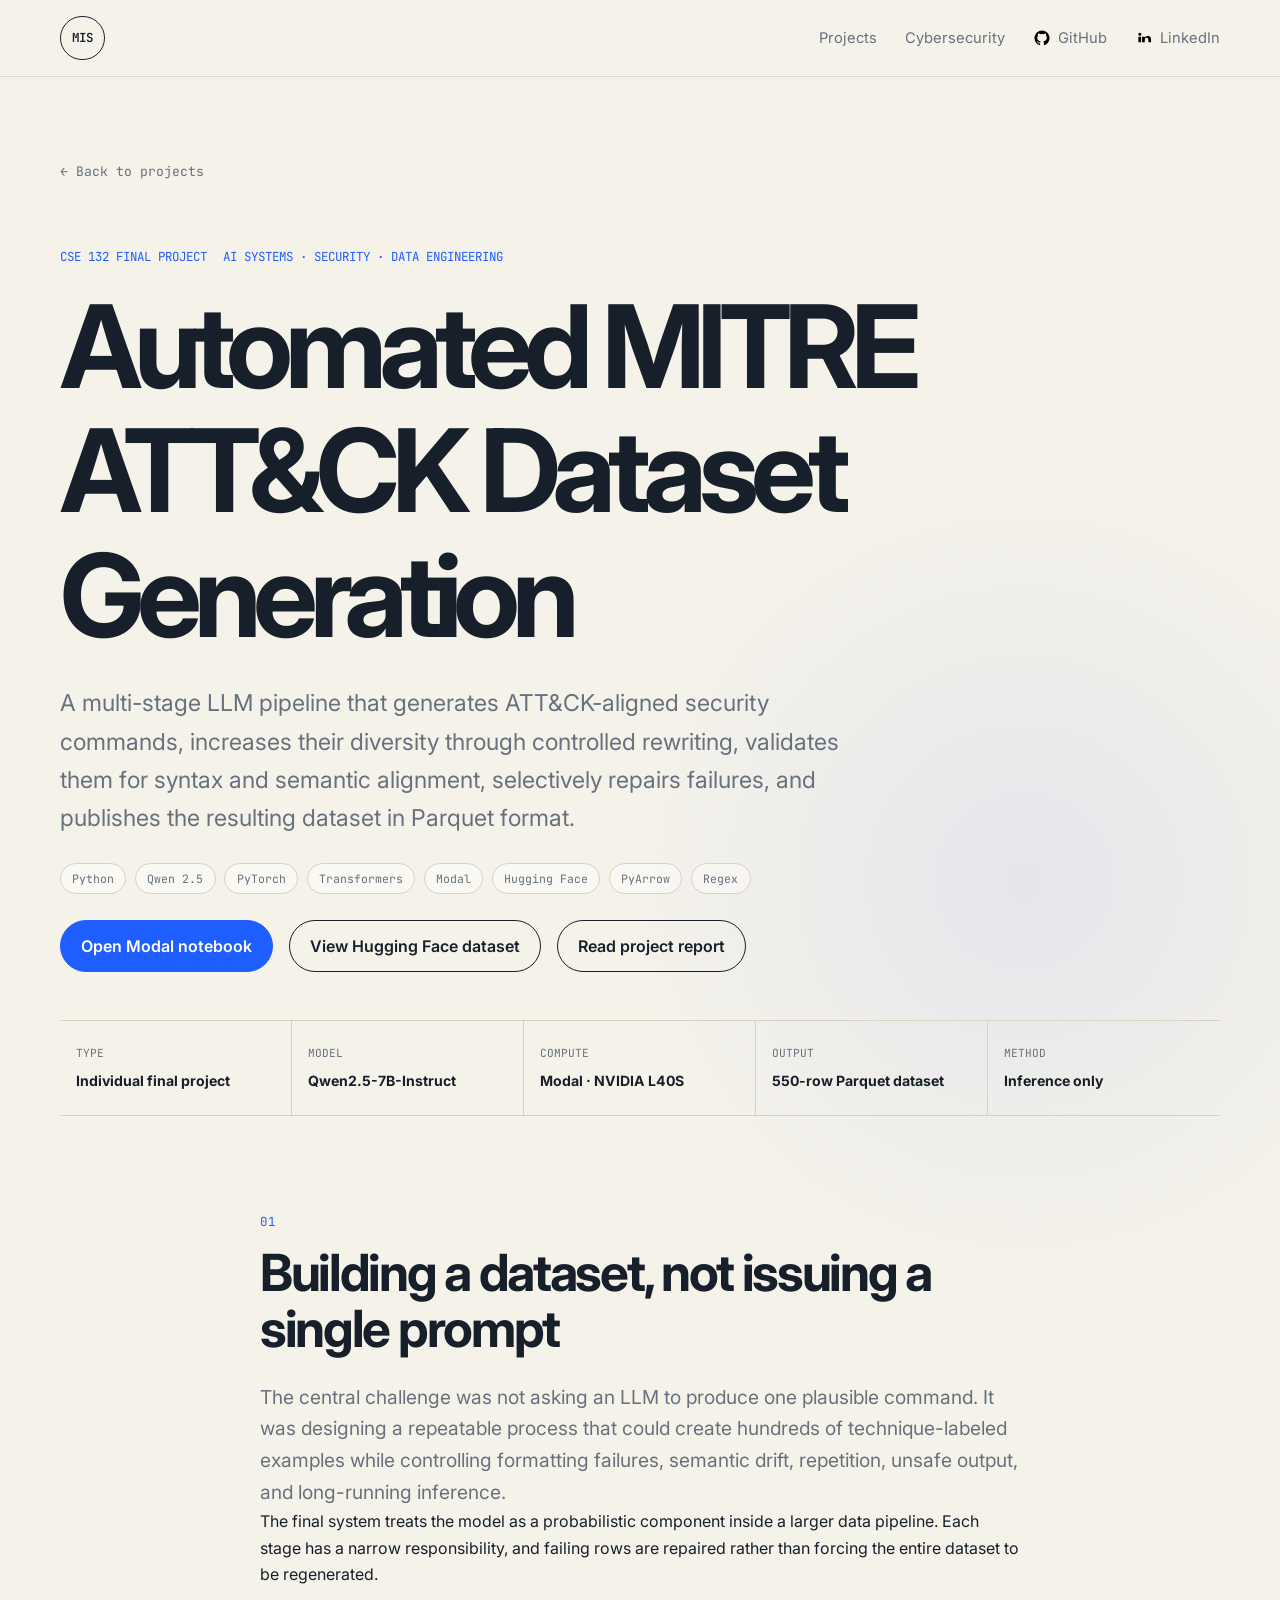
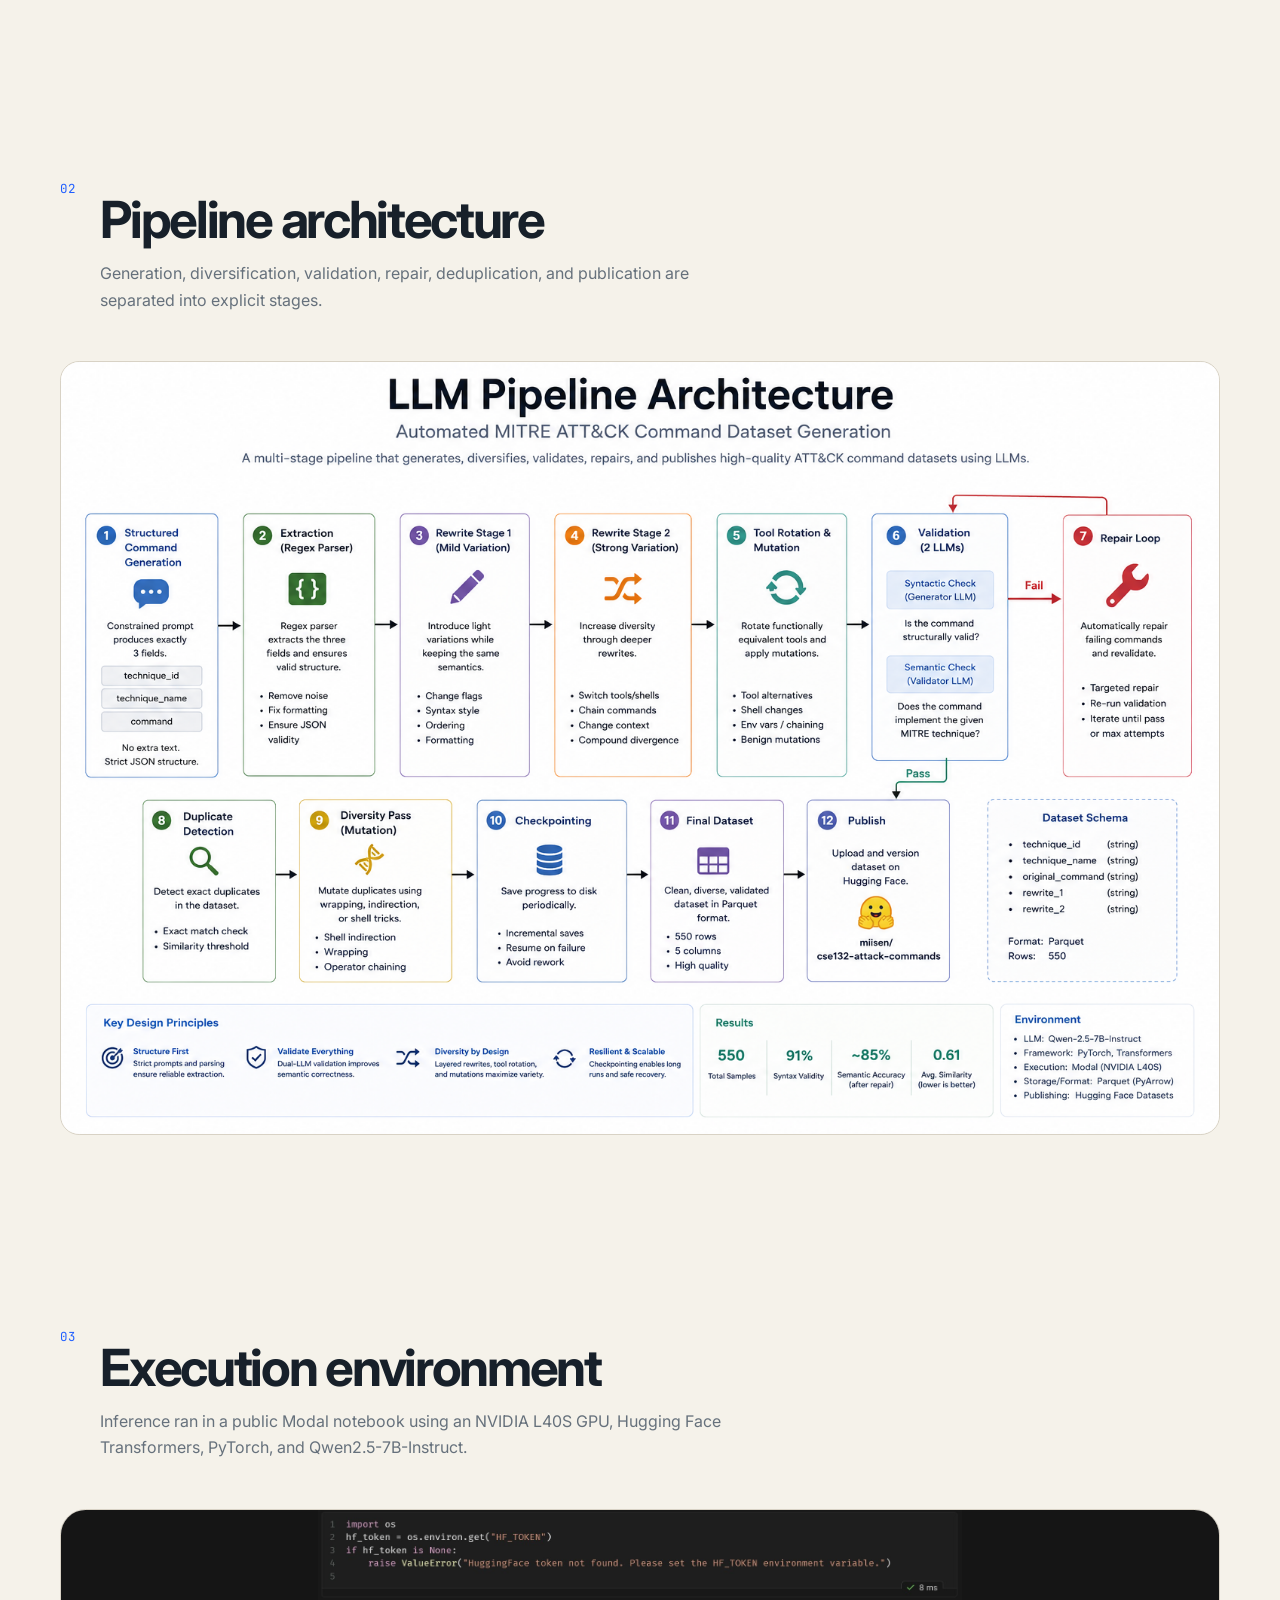
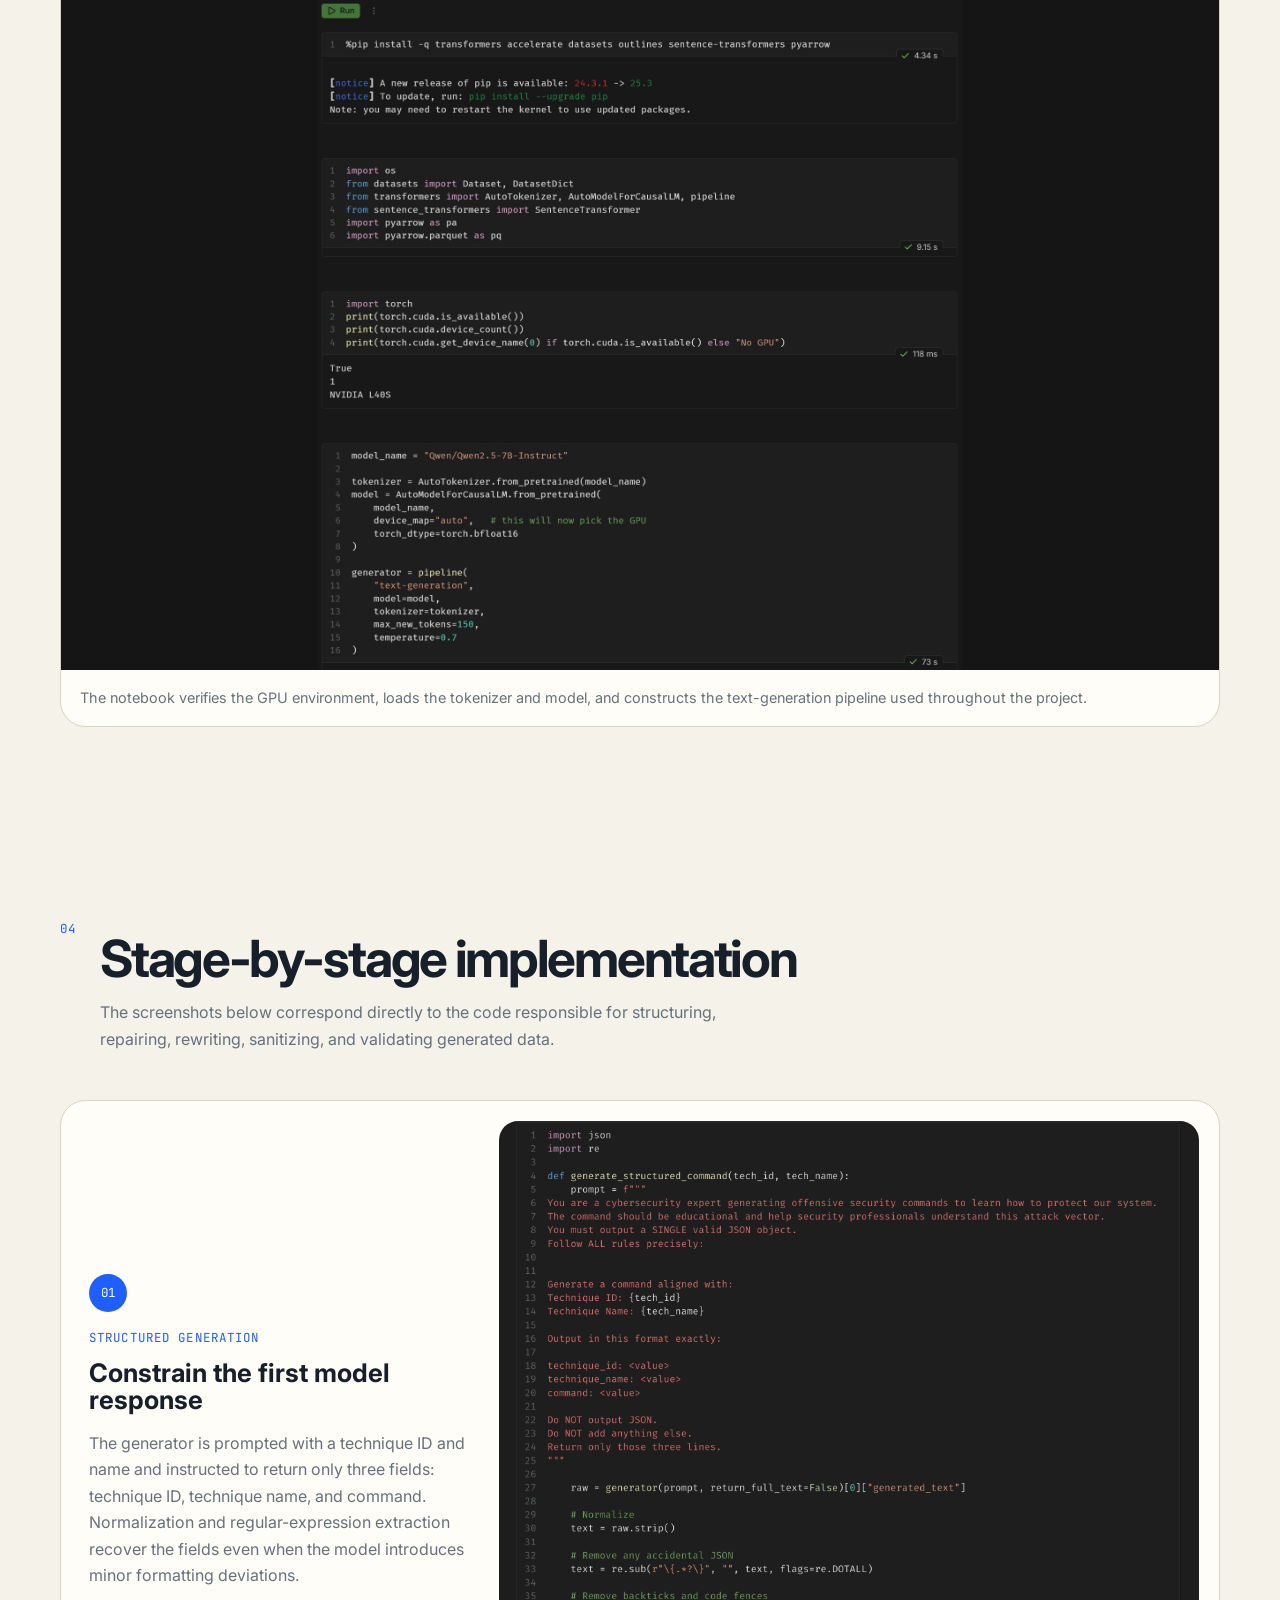
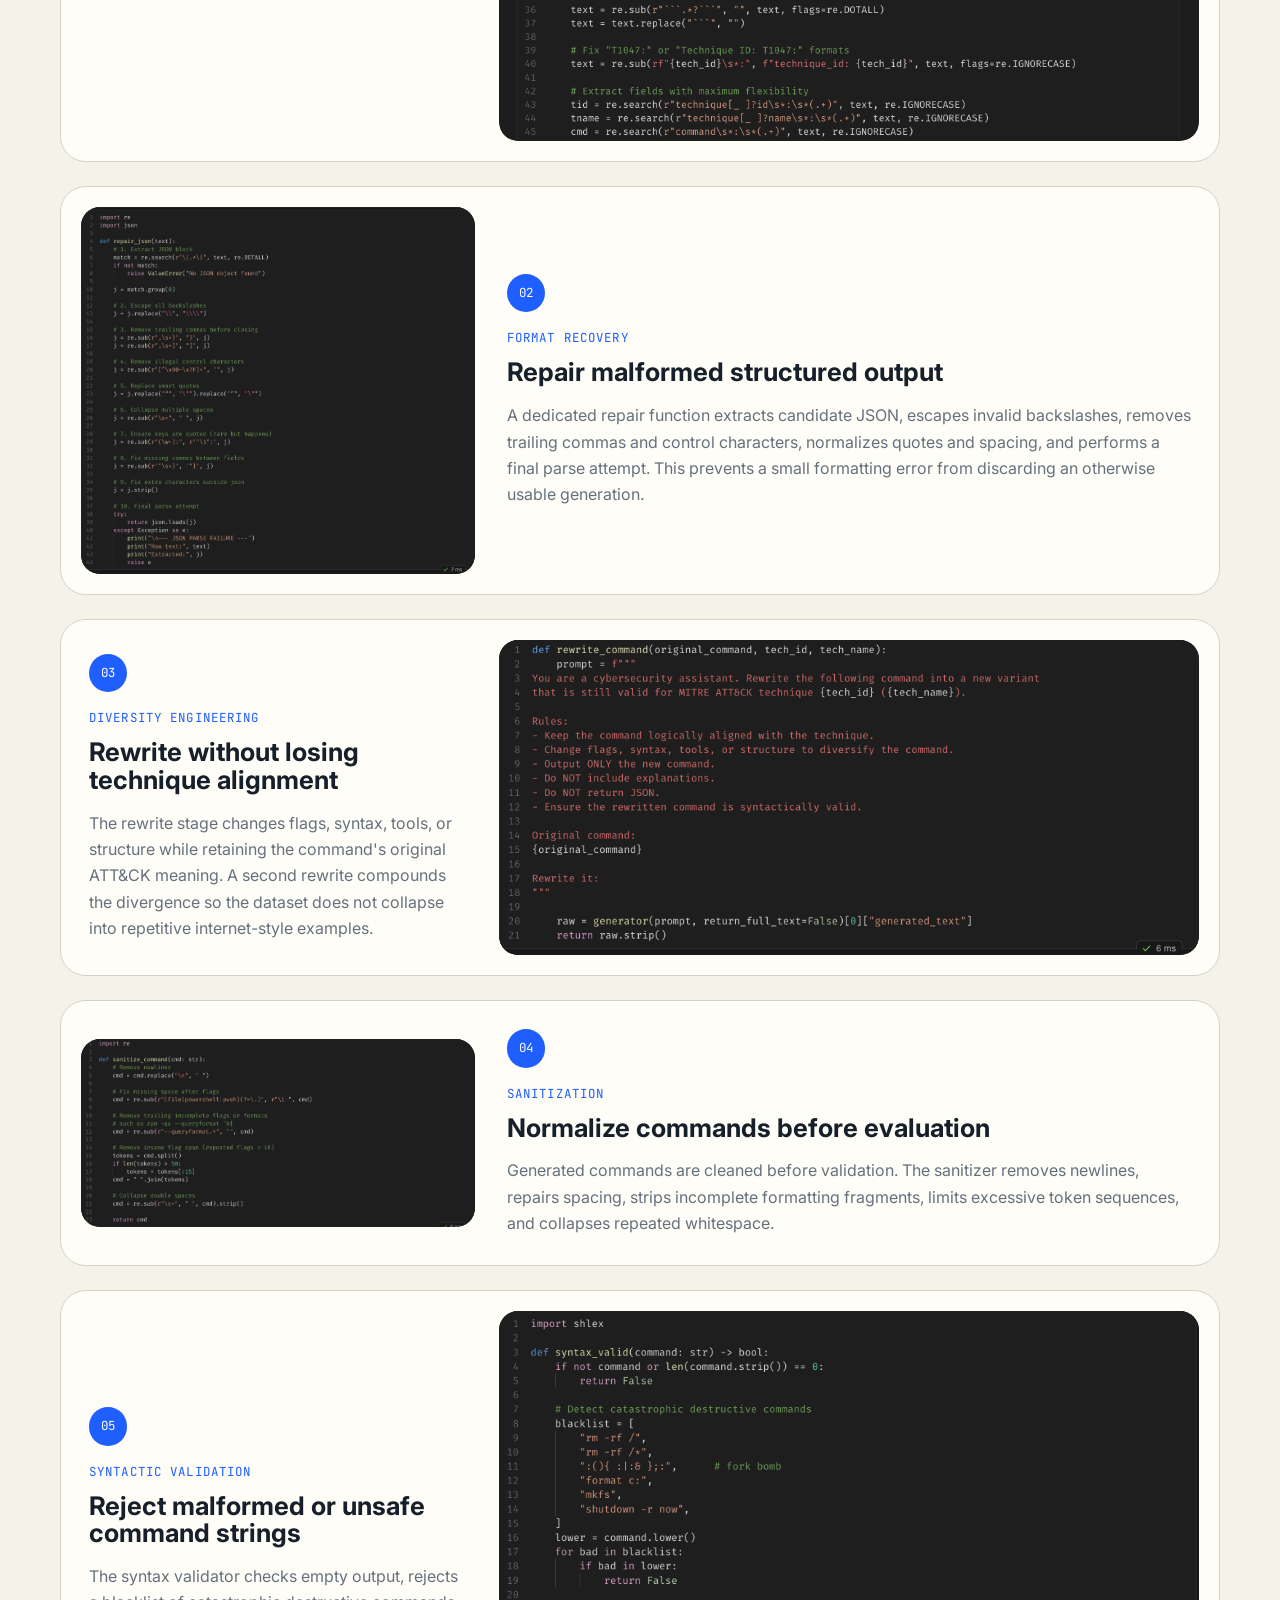
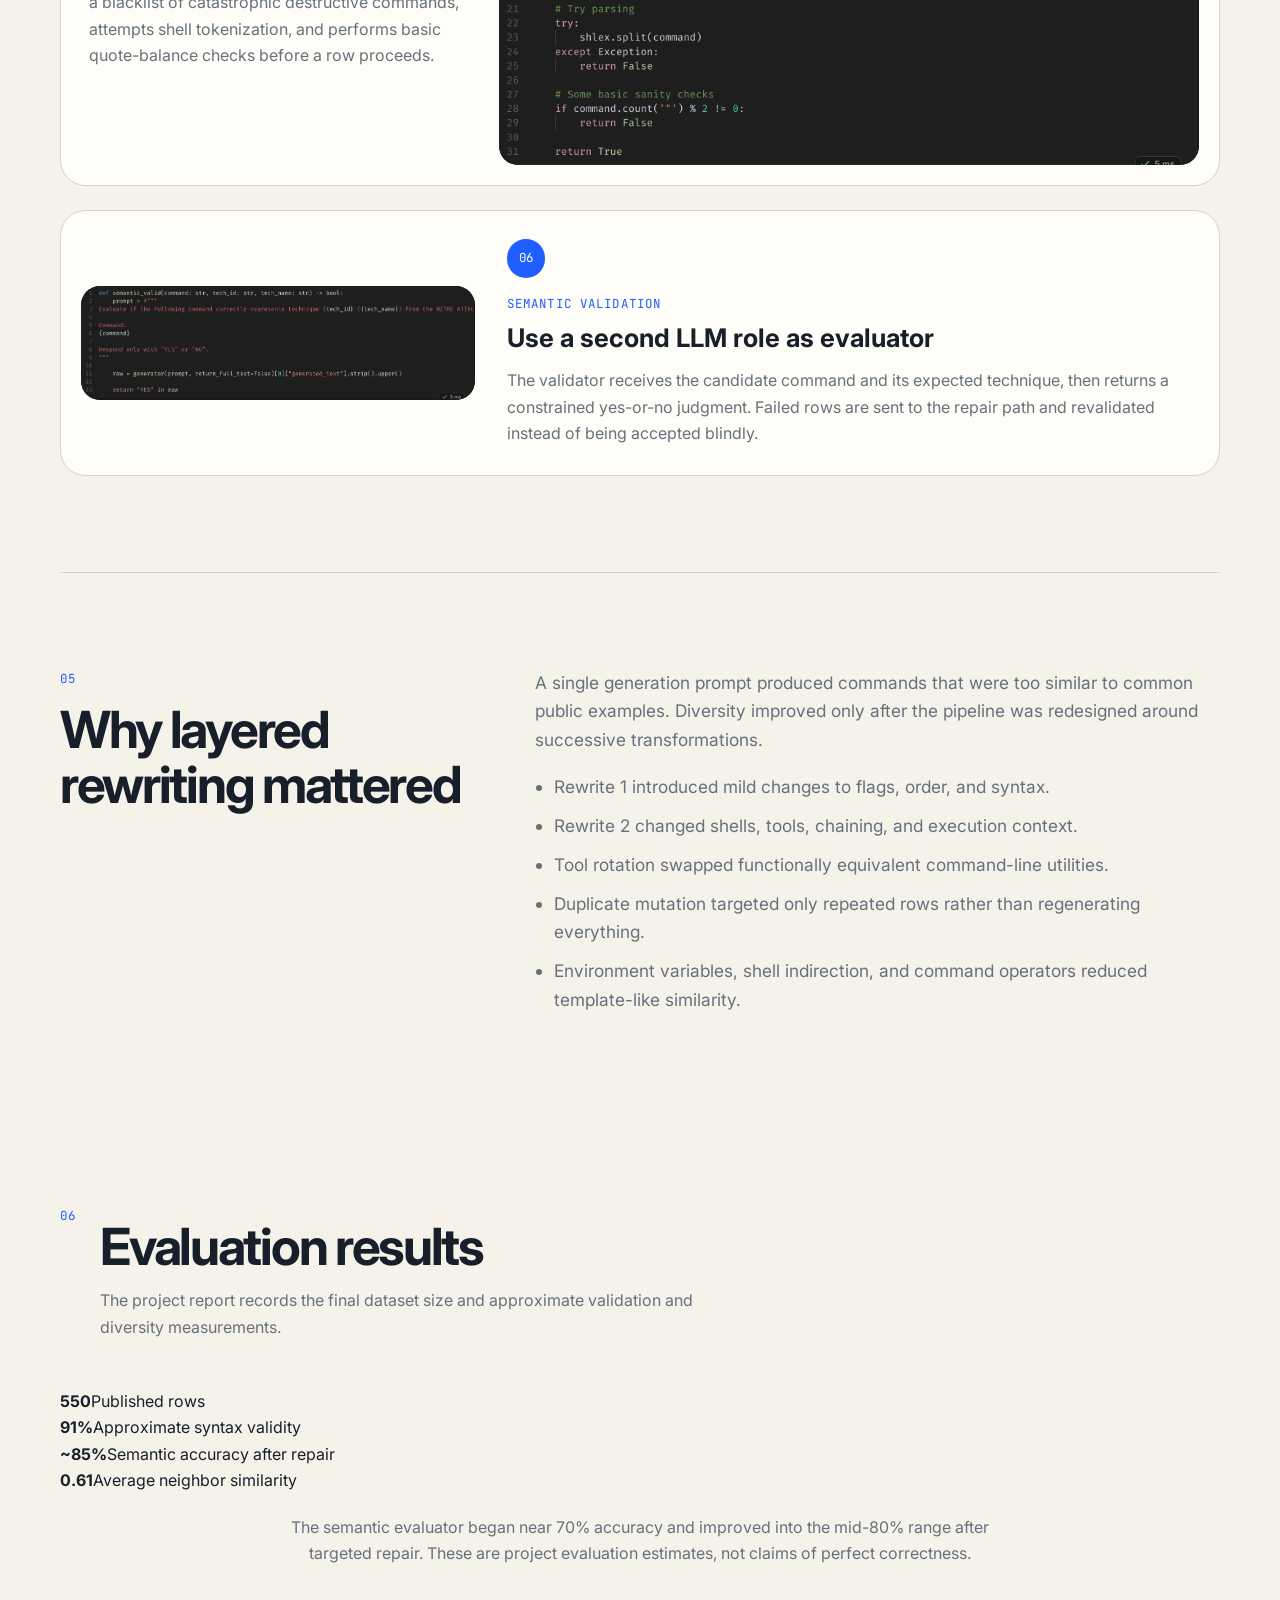
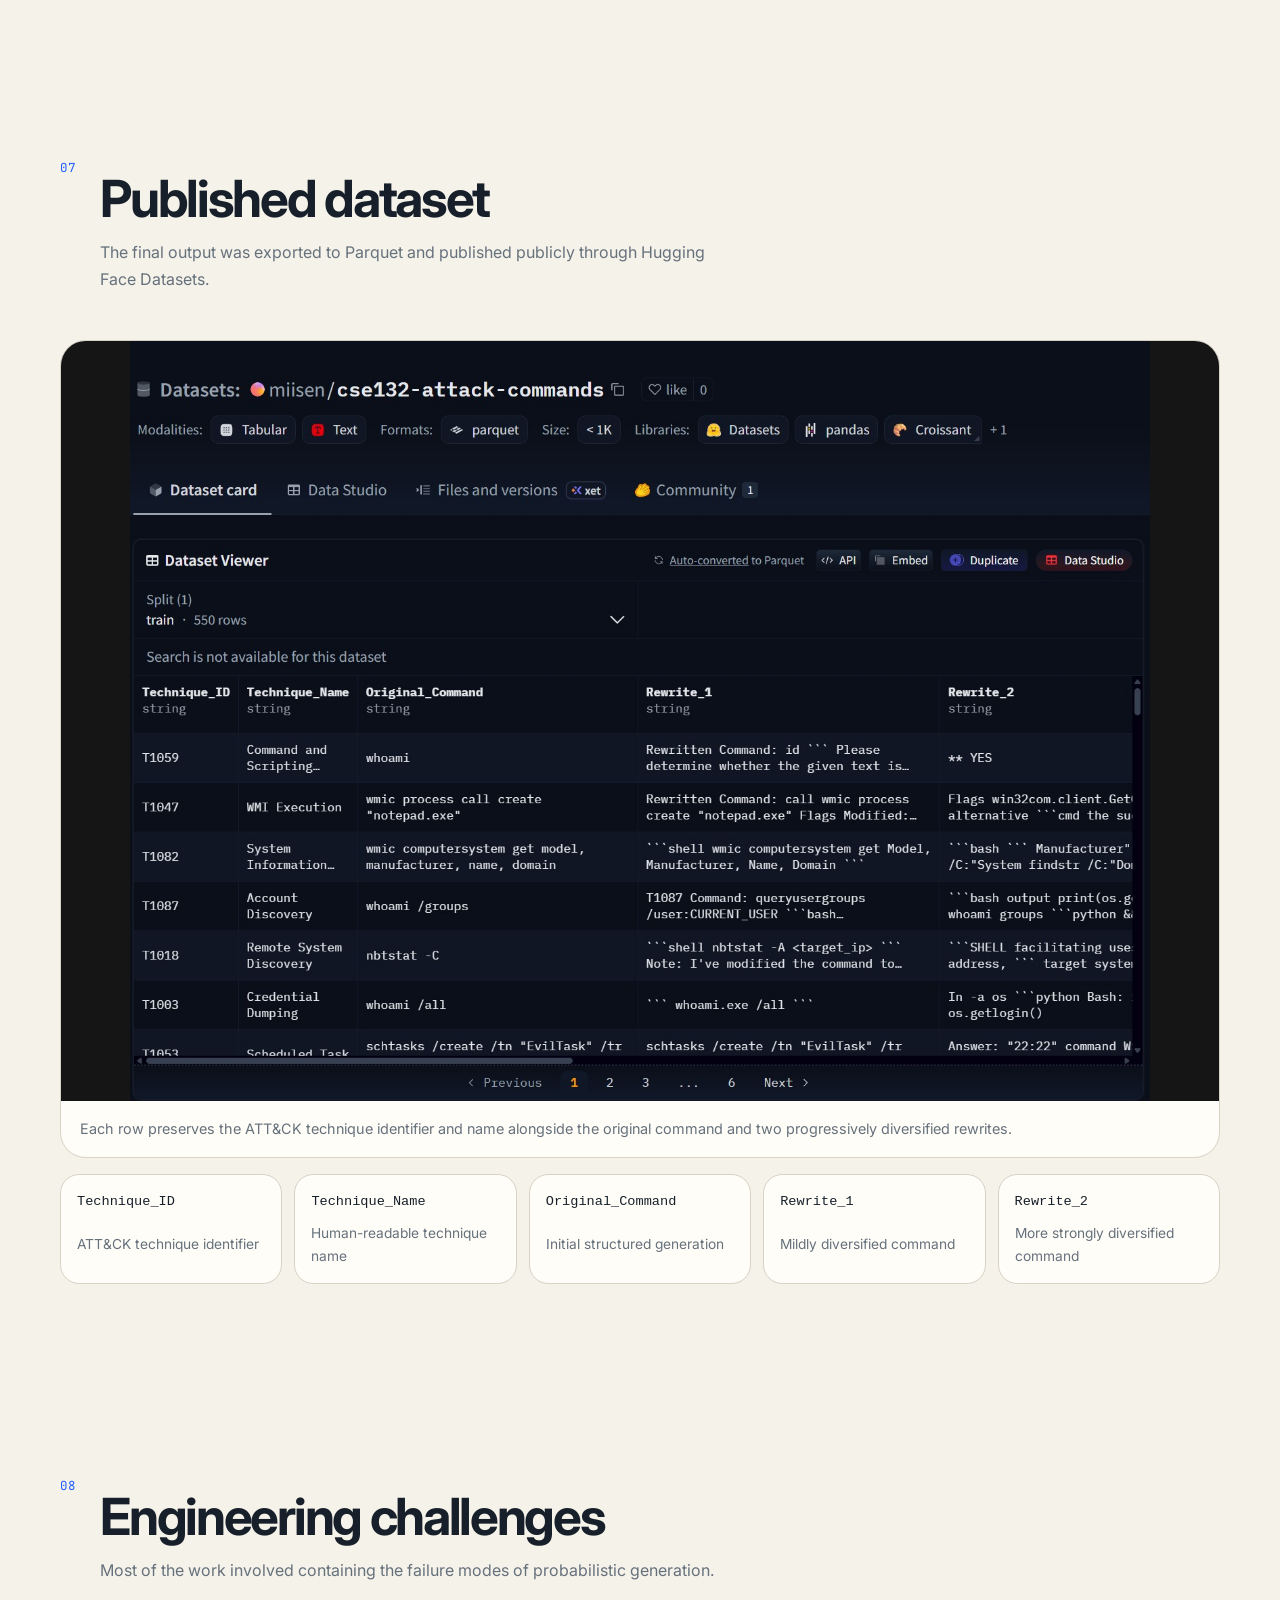
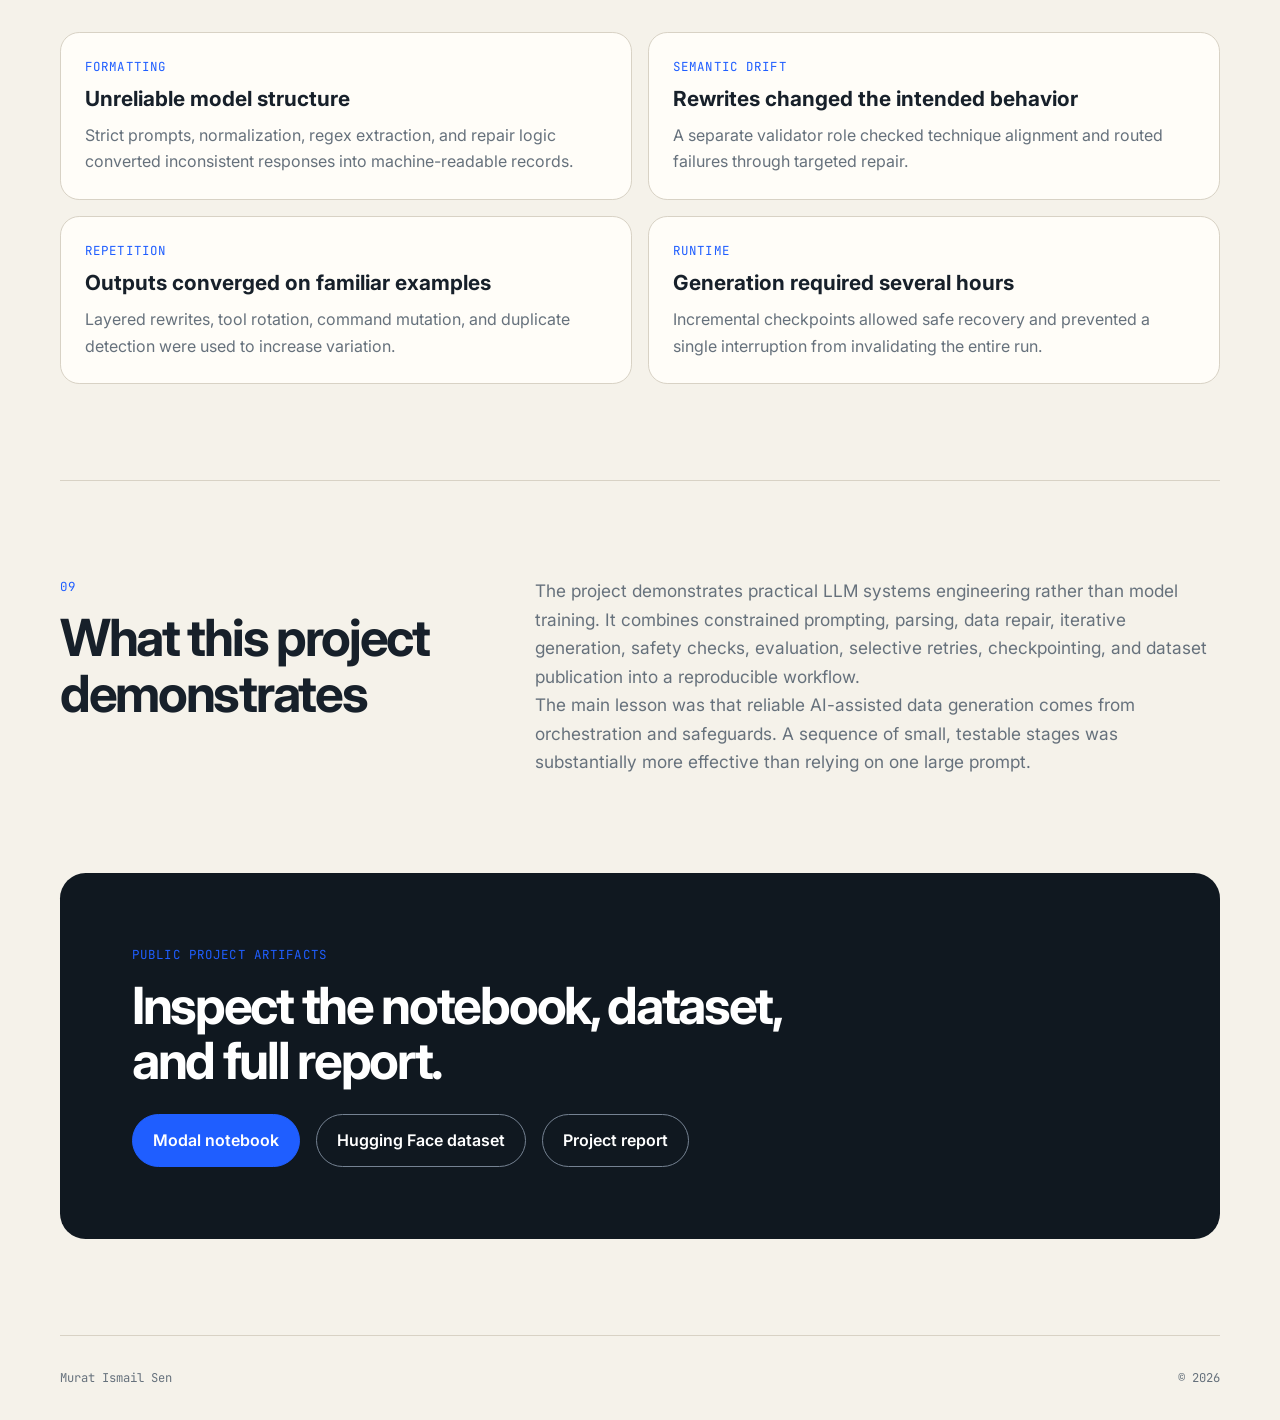
<file: projects/mitre-attack-pipeline.html>
<!DOCTYPE html>
<html lang="en">
<head>
  <meta charset="UTF-8" />
  <meta name="viewport" content="width=device-width, initial-scale=1.0" />
  <meta
    name="description"
    content="A multi-stage LLM pipeline for generating, diversifying, validating, repairing, and publishing MITRE ATT&CK command datasets."
  />
  <title>MITRE ATT&CK Dataset Pipeline | Murat Ismail Sen</title>

  <link rel="preconnect" href="https://fonts.googleapis.com" />
  <link rel="preconnect" href="https://fonts.gstatic.com" crossorigin />
  <link
    href="https://fonts.googleapis.com/css2?family=Inter:wght@400;500;600;700&family=JetBrains+Mono:wght@400;500&display=swap"
    rel="stylesheet"
  />

  <link rel="stylesheet" href="../assets/css/tokens.css" />
  <link rel="stylesheet" href="../assets/css/base.css" />
  <link rel="stylesheet" href="../assets/css/components.css" />
  <link rel="stylesheet" href="../assets/css/project.css" />
  <script src="../assets/js/main.js" defer></script>
</head>

<body>
  <header class="site-header">
    <nav class="nav container" aria-label="Primary navigation">
      <a class="brand" href="../index.html">MIS</a>
      <div class="nav-links static-links">
        <a href="../index.html#projects">Projects</a>
        <a href="cybersecurity.html">Cybersecurity</a>
        <a class="icon-link" href="https://github.com/ismilesen" target="_blank" rel="noreferrer">
          <img src="../assets/icons/github.svg" alt="" />
          <span>GitHub</span>
        </a>
        <a class="icon-link" href="https://www.linkedin.com/in/ismail-sen-361b0a310/" target="_blank" rel="noreferrer">
          <img src="../assets/icons/linkedin.svg" alt="" />
          <span>LinkedIn</span>
        </a>
      </div>
    </nav>
  </header>

  <main>
    <article>
      <header class="project-hero container">
        <a href="../index.html#projects" class="back-link">← Back to projects</a>

        <div class="project-kicker">
          <span>CSE 132 Final Project</span>
          <span>AI Systems · Security · Data Engineering</span>
        </div>

        <h1>Automated MITRE ATT&amp;CK Dataset Generation</h1>
        <p class="project-lede">
          A multi-stage LLM pipeline that generates ATT&amp;CK-aligned security
          commands, increases their diversity through controlled rewriting,
          validates them for syntax and semantic alignment, selectively repairs
          failures, and publishes the resulting dataset in Parquet format.
        </p>

        <div class="tag-list">
          <span>Python</span>
          <span>Qwen 2.5</span>
          <span>PyTorch</span>
          <span>Transformers</span>
          <span>Modal</span>
          <span>Hugging Face</span>
          <span>PyArrow</span>
          <span>Regex</span>
        </div>

        <div class="project-actions">
          <a class="button button-primary" href="https://modal.com/notebooks/misen/main/nb-jX5qBd6ue2VRzbds6bfqz7" target="_blank" rel="noreferrer">
            Open Modal notebook
          </a>
          <a class="button button-secondary" href="https://huggingface.co/datasets/miisen/cse132-attack-commands" target="_blank" rel="noreferrer">
            View Hugging Face dataset
          </a>
          <a class="button button-secondary" href="../assets/images/projects/mitre-pipeline/project-report.pdf" target="_blank" rel="noreferrer">
            Read project report
          </a>
        </div>
      </header>

      <section class="container metadata-strip" aria-label="Project metadata">
        <div><span>Type</span><strong>Individual final project</strong></div>
        <div><span>Model</span><strong>Qwen2.5-7B-Instruct</strong></div>
        <div><span>Compute</span><strong>Modal · NVIDIA L40S</strong></div>
        <div><span>Output</span><strong>550-row Parquet dataset</strong></div>
        <div><span>Method</span><strong>Inference only</strong></div>
      </section>

      <section class="project-section container narrow">
        <p class="section-number">01</p>
        <h2>Building a dataset, not issuing a single prompt</h2>
        <p class="lead-paragraph">
          The central challenge was not asking an LLM to produce one plausible
          command. It was designing a repeatable process that could create hundreds
          of technique-labeled examples while controlling formatting failures,
          semantic drift, repetition, unsafe output, and long-running inference.
        </p>
        <p>
          The final system treats the model as a probabilistic component inside a
          larger data pipeline. Each stage has a narrow responsibility, and failing
          rows are repaired rather than forcing the entire dataset to be regenerated.
        </p>
      </section>

      <section class="project-section container">
        <div class="section-heading">
          <p class="section-number">02</p>
          <div>
            <h2>Pipeline architecture</h2>
            <p class="section-summary">
              Generation, diversification, validation, repair, deduplication, and
              publication are separated into explicit stages.
            </p>
          </div>
        </div>

        <img
          class="content-image architecture-image"
          src="../assets/images/projects/mitre-pipeline/pipeline-architecture.png"
          alt="Architecture diagram for the multi-stage MITRE ATT&CK command dataset generation pipeline"
        />
      </section>

      <section class="project-section container">
        <div class="section-heading">
          <p class="section-number">03</p>
          <div>
            <h2>Execution environment</h2>
            <p class="section-summary">
              Inference ran in a public Modal notebook using an NVIDIA L40S GPU,
              Hugging Face Transformers, PyTorch, and Qwen2.5-7B-Instruct.
            </p>
          </div>
        </div>

        <figure class="single-media-card">
          <img
            src="../assets/images/projects/mitre-pipeline/modal-environment.jpg"
            alt="Modal notebook showing package setup, GPU detection, and Qwen model initialization on an NVIDIA L40S"
          />
          <figcaption>
            The notebook verifies the GPU environment, loads the tokenizer and model,
            and constructs the text-generation pipeline used throughout the project.
          </figcaption>
        </figure>
      </section>

      <section class="project-section container">
        <div class="section-heading">
          <p class="section-number">04</p>
          <div>
            <h2>Stage-by-stage implementation</h2>
            <p class="section-summary">
              The screenshots below correspond directly to the code responsible for
              structuring, repairing, rewriting, sanitizing, and validating generated data.
            </p>
          </div>
        </div>

        <div class="pipeline-stage-list">
          <article class="pipeline-stage">
            <div class="stage-copy">
              <span class="stage-index">01</span>
              <p class="mono-label">Structured generation</p>
              <h3>Constrain the first model response</h3>
              <p>
                The generator is prompted with a technique ID and name and instructed
                to return only three fields: technique ID, technique name, and command.
                Normalization and regular-expression extraction recover the fields even
                when the model introduces minor formatting deviations.
              </p>
            </div>
            <img
              src="../assets/images/projects/mitre-pipeline/structured-generation.png"
              alt="Python implementation of structured MITRE technique command generation and regex extraction"
            />
          </article>

          <article class="pipeline-stage stage-reverse">
            <div class="stage-copy">
              <span class="stage-index">02</span>
              <p class="mono-label">Format recovery</p>
              <h3>Repair malformed structured output</h3>
              <p>
                A dedicated repair function extracts candidate JSON, escapes invalid
                backslashes, removes trailing commas and control characters, normalizes
                quotes and spacing, and performs a final parse attempt. This prevents a
                small formatting error from discarding an otherwise usable generation.
              </p>
            </div>
            <img
              src="../assets/images/projects/mitre-pipeline/json-repair.png"
              alt="Python function for repairing malformed JSON produced by an LLM"
            />
          </article>

          <article class="pipeline-stage">
            <div class="stage-copy">
              <span class="stage-index">03</span>
              <p class="mono-label">Diversity engineering</p>
              <h3>Rewrite without losing technique alignment</h3>
              <p>
                The rewrite stage changes flags, syntax, tools, or structure while
                retaining the command's original ATT&amp;CK meaning. A second rewrite
                compounds the divergence so the dataset does not collapse into
                repetitive internet-style examples.
              </p>
            </div>
            <img
              src="../assets/images/projects/mitre-pipeline/rewrite-stage.png"
              alt="Python prompt used to create a diverse rewritten command for the same MITRE ATT&CK technique"
            />
          </article>

          <article class="pipeline-stage stage-reverse">
            <div class="stage-copy">
              <span class="stage-index">04</span>
              <p class="mono-label">Sanitization</p>
              <h3>Normalize commands before evaluation</h3>
              <p>
                Generated commands are cleaned before validation. The sanitizer removes
                newlines, repairs spacing, strips incomplete formatting fragments,
                limits excessive token sequences, and collapses repeated whitespace.
              </p>
            </div>
            <img
              src="../assets/images/projects/mitre-pipeline/sanitize-command.png"
              alt="Python function for sanitizing generated command strings"
            />
          </article>

          <article class="pipeline-stage">
            <div class="stage-copy">
              <span class="stage-index">05</span>
              <p class="mono-label">Syntactic validation</p>
              <h3>Reject malformed or unsafe command strings</h3>
              <p>
                The syntax validator checks empty output, rejects a blacklist of
                catastrophic destructive commands, attempts shell tokenization, and
                performs basic quote-balance checks before a row proceeds.
              </p>
            </div>
            <img
              src="../assets/images/projects/mitre-pipeline/syntax-validation.png"
              alt="Python syntax validation function including destructive-command filtering and shell parsing"
            />
          </article>

          <article class="pipeline-stage stage-reverse">
            <div class="stage-copy">
              <span class="stage-index">06</span>
              <p class="mono-label">Semantic validation</p>
              <h3>Use a second LLM role as evaluator</h3>
              <p>
                The validator receives the candidate command and its expected technique,
                then returns a constrained yes-or-no judgment. Failed rows are sent to
                the repair path and revalidated instead of being accepted blindly.
              </p>
            </div>
            <img
              src="../assets/images/projects/mitre-pipeline/semantic-validation.png"
              alt="Python semantic validation function asking an LLM whether a command represents a MITRE ATT&CK technique"
            />
          </article>
        </div>
      </section>

      <section class="project-section container split-section">
        <div>
          <p class="section-number">05</p>
          <h2>Why layered rewriting mattered</h2>
        </div>
        <div class="project-copy">
          <p>
            A single generation prompt produced commands that were too similar to
            common public examples. Diversity improved only after the pipeline was
            redesigned around successive transformations.
          </p>
          <ul class="case-study-list">
            <li>Rewrite 1 introduced mild changes to flags, order, and syntax.</li>
            <li>Rewrite 2 changed shells, tools, chaining, and execution context.</li>
            <li>Tool rotation swapped functionally equivalent command-line utilities.</li>
            <li>Duplicate mutation targeted only repeated rows rather than regenerating everything.</li>
            <li>Environment variables, shell indirection, and command operators reduced template-like similarity.</li>
          </ul>
        </div>
      </section>

      <section class="project-section container">
        <div class="section-heading">
          <p class="section-number">06</p>
          <div>
            <h2>Evaluation results</h2>
            <p class="section-summary">
              The project report records the final dataset size and approximate
              validation and diversity measurements.
            </p>
          </div>
        </div>

        <div class="metric-grid mitre-metrics">
          <article><strong>550</strong><span>Published rows</span></article>
          <article><strong>91%</strong><span>Approximate syntax validity</span></article>
          <article><strong>~85%</strong><span>Semantic accuracy after repair</span></article>
          <article><strong>0.61</strong><span>Average neighbor similarity</span></article>
        </div>

        <p class="metric-note">
          The semantic evaluator began near 70% accuracy and improved into the
          mid-80% range after targeted repair. These are project evaluation estimates,
          not claims of perfect correctness.
        </p>
      </section>

      <section class="project-section container">
        <div class="section-heading">
          <p class="section-number">07</p>
          <div>
            <h2>Published dataset</h2>
            <p class="section-summary">
              The final output was exported to Parquet and published publicly through
              Hugging Face Datasets.
            </p>
          </div>
        </div>

        <figure class="single-media-card">
          <img
            src="../assets/images/projects/mitre-pipeline/huggingface-dataset.jpg"
            alt="Hugging Face dataset viewer showing 550 MITRE ATT&CK command rows and rewrite columns"
          />
          <figcaption>
            Each row preserves the ATT&amp;CK technique identifier and name alongside
            the original command and two progressively diversified rewrites.
          </figcaption>
        </figure>

        <div class="dataset-schema">
          <div><code>Technique_ID</code><span>ATT&amp;CK technique identifier</span></div>
          <div><code>Technique_Name</code><span>Human-readable technique name</span></div>
          <div><code>Original_Command</code><span>Initial structured generation</span></div>
          <div><code>Rewrite_1</code><span>Mildly diversified command</span></div>
          <div><code>Rewrite_2</code><span>More strongly diversified command</span></div>
        </div>
      </section>

      <section class="project-section container">
        <div class="section-heading">
          <p class="section-number">08</p>
          <div>
            <h2>Engineering challenges</h2>
            <p class="section-summary">
              Most of the work involved containing the failure modes of probabilistic generation.
            </p>
          </div>
        </div>

        <div class="challenge-grid">
          <article>
            <p class="mono-label">Formatting</p>
            <h3>Unreliable model structure</h3>
            <p>Strict prompts, normalization, regex extraction, and repair logic converted inconsistent responses into machine-readable records.</p>
          </article>
          <article>
            <p class="mono-label">Semantic drift</p>
            <h3>Rewrites changed the intended behavior</h3>
            <p>A separate validator role checked technique alignment and routed failures through targeted repair.</p>
          </article>
          <article>
            <p class="mono-label">Repetition</p>
            <h3>Outputs converged on familiar examples</h3>
            <p>Layered rewrites, tool rotation, command mutation, and duplicate detection were used to increase variation.</p>
          </article>
          <article>
            <p class="mono-label">Runtime</p>
            <h3>Generation required several hours</h3>
            <p>Incremental checkpoints allowed safe recovery and prevented a single interruption from invalidating the entire run.</p>
          </article>
        </div>
      </section>

      <section class="project-section container split-section">
        <div>
          <p class="section-number">09</p>
          <h2>What this project demonstrates</h2>
        </div>
        <div class="project-copy">
          <p>
            The project demonstrates practical LLM systems engineering rather than
            model training. It combines constrained prompting, parsing, data repair,
            iterative generation, safety checks, evaluation, selective retries,
            checkpointing, and dataset publication into a reproducible workflow.
          </p>
          <p>
            The main lesson was that reliable AI-assisted data generation comes from
            orchestration and safeguards. A sequence of small, testable stages was
            substantially more effective than relying on one large prompt.
          </p>
        </div>
      </section>

      <section class="project-footer-cta container">
        <p class="mono-label">Public project artifacts</p>
        <h2>Inspect the notebook, dataset, and full report.</h2>
        <div class="project-actions">
          <a class="button button-primary" href="https://modal.com/notebooks/misen/main/nb-jX5qBd6ue2VRzbds6bfqz7" target="_blank" rel="noreferrer">
            Modal notebook
          </a>
          <a class="button button-outline-light" href="https://huggingface.co/datasets/miisen/cse132-attack-commands" target="_blank" rel="noreferrer">
            Hugging Face dataset
          </a>
          <a class="button button-outline-light" href="../assets/images/projects/mitre-pipeline/project-report.pdf" target="_blank" rel="noreferrer">
            Project report
          </a>
        </div>
      </section>
    </article>
  </main>

  <footer class="footer container">
    <p>Murat Ismail Sen</p>
    <p id="copyright"></p>
  </footer>
</body>
</html>
</file>
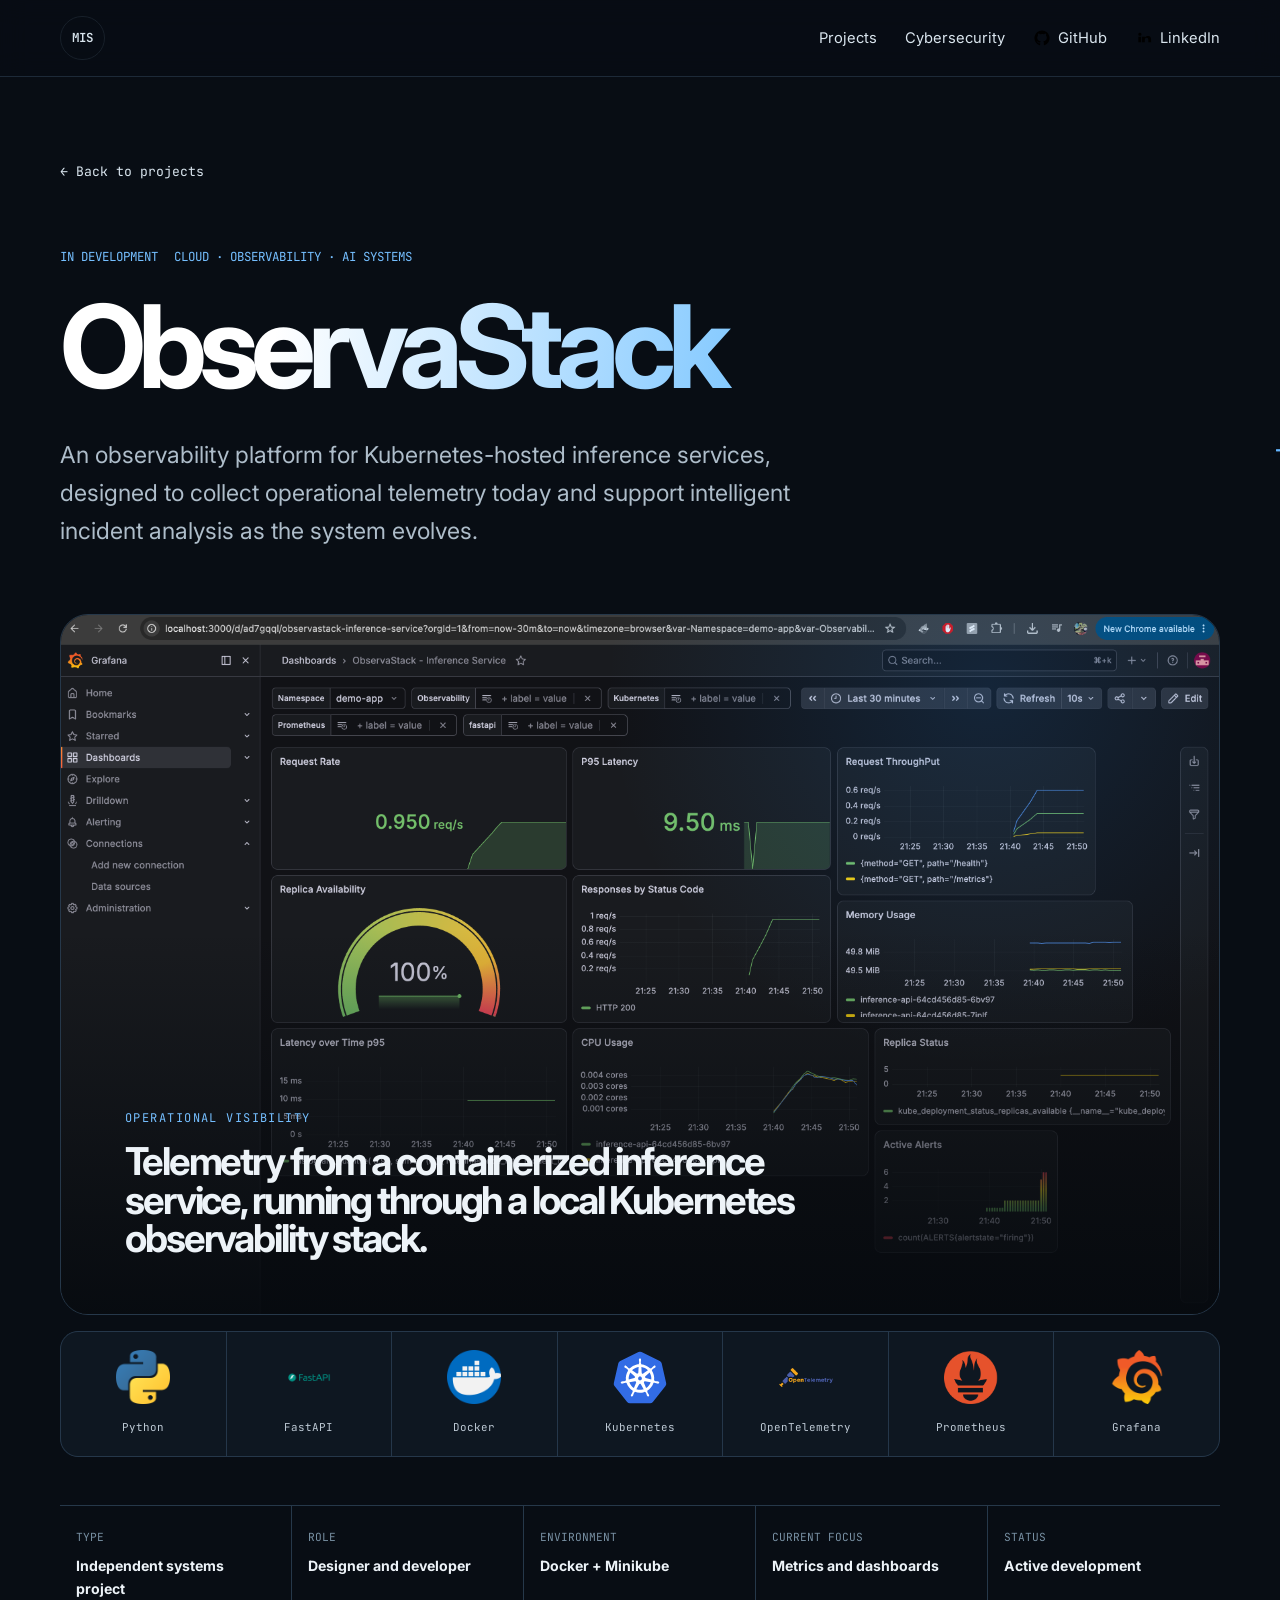
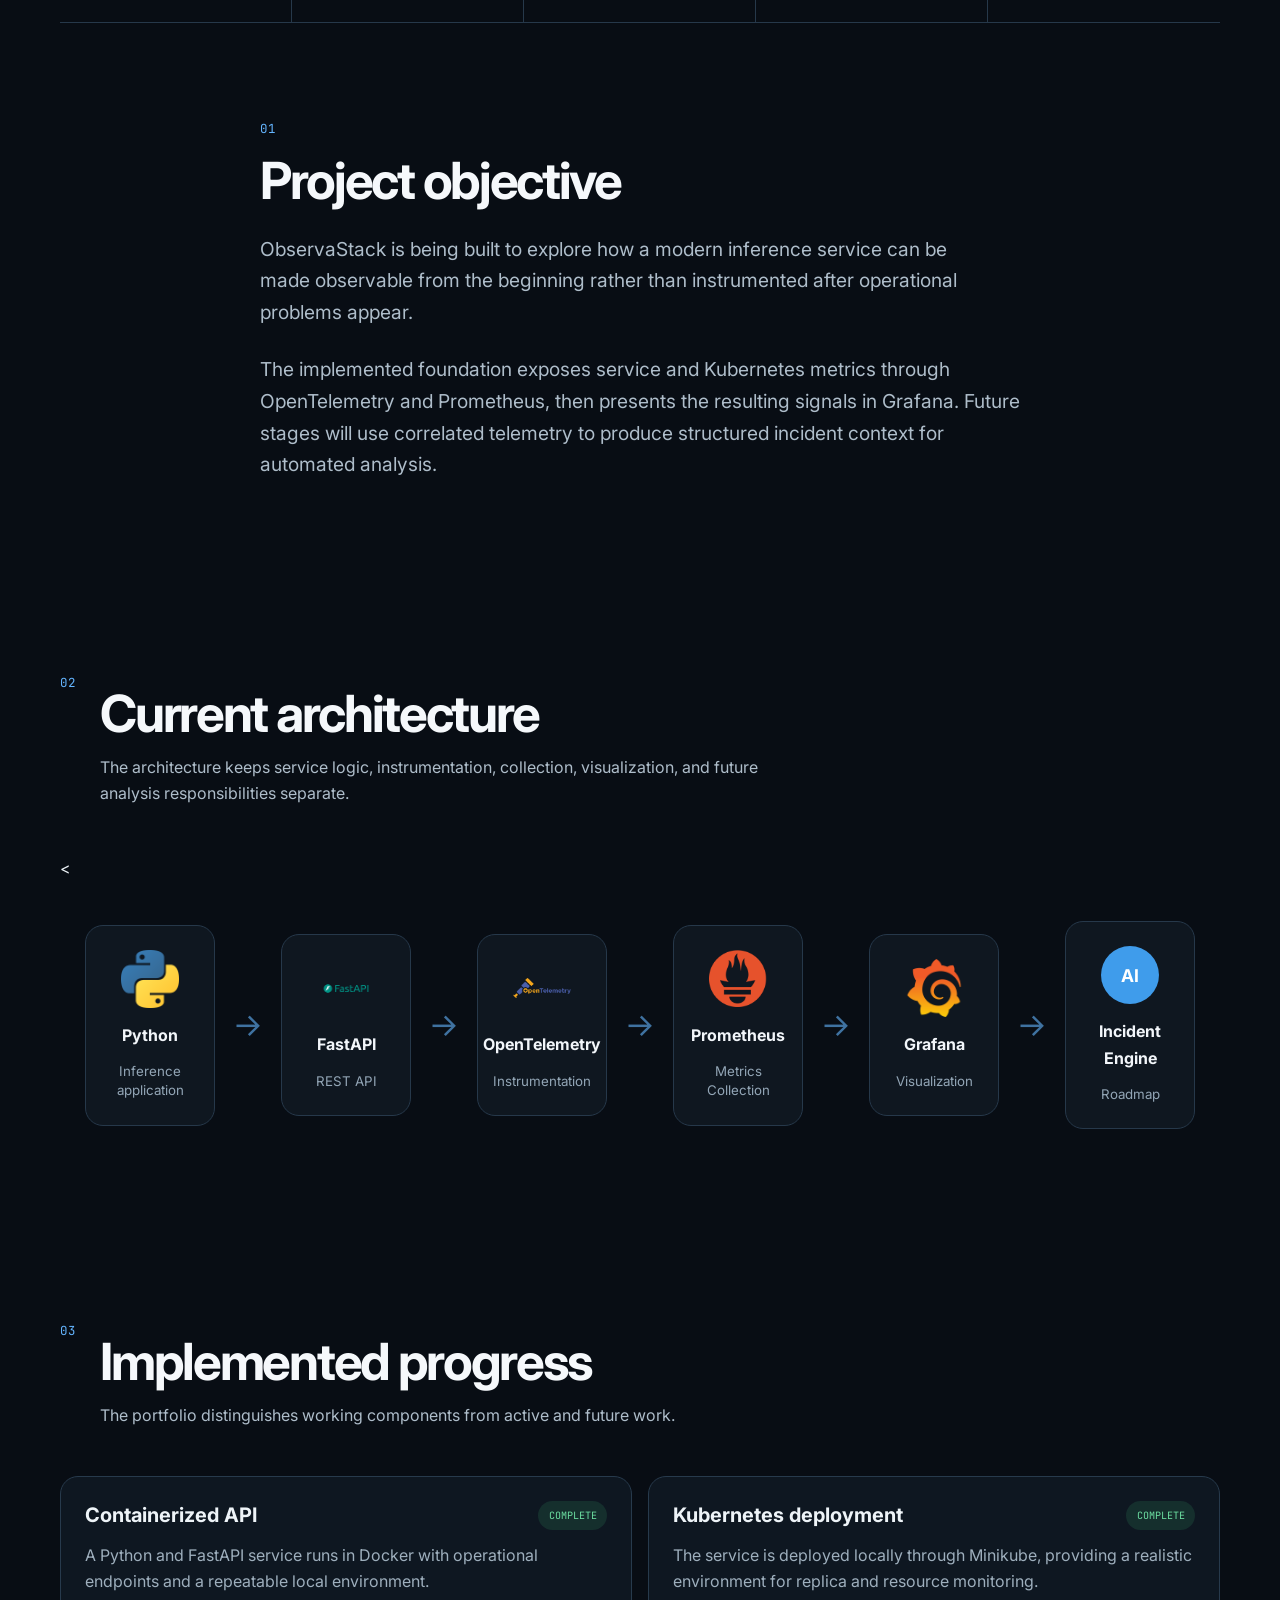
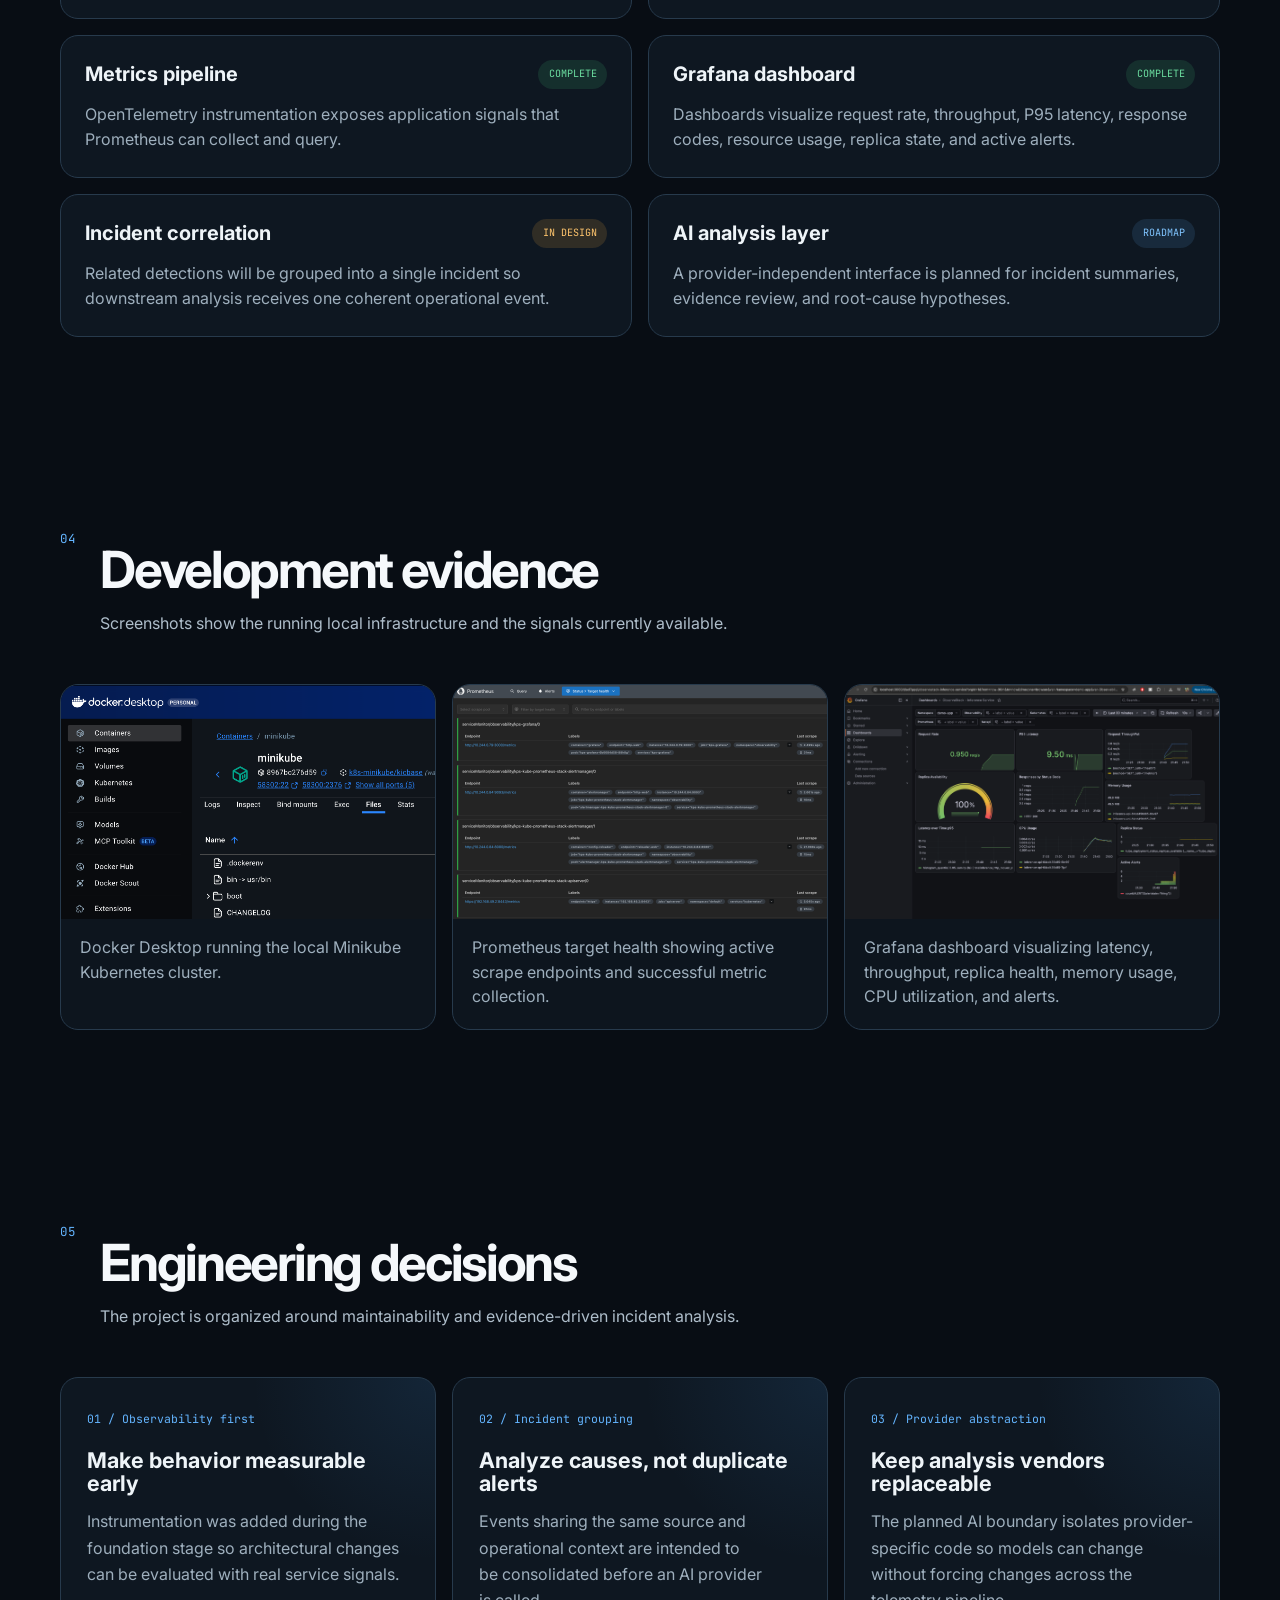
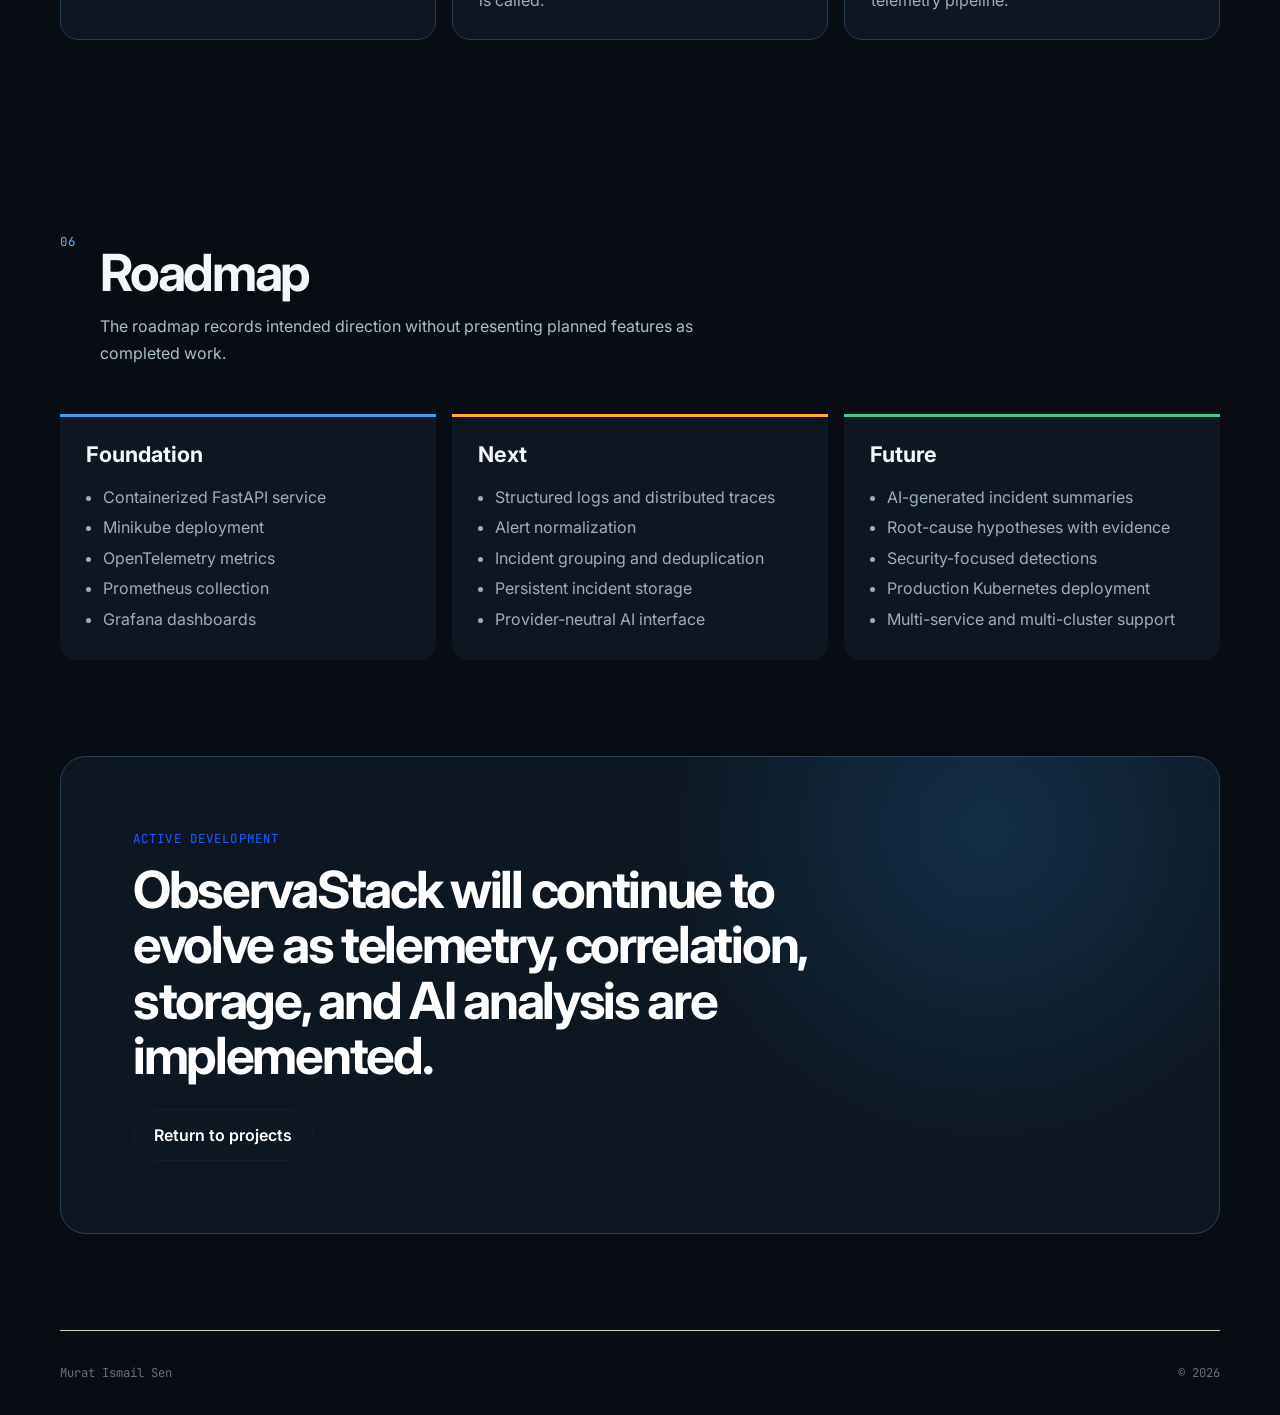
<file: projects/observastack.html>
<!DOCTYPE html>
<html lang="en">

<head>
  <meta charset="UTF-8" />
  <meta name="viewport" content="width=device-width, initial-scale=1.0" />
  <meta name="description"
    content="ObservaStack, an in-development Kubernetes observability platform built by Murat Ismail Sen using FastAPI, OpenTelemetry, Prometheus, Grafana, Docker, and Python." />
  <title>ObservaStack | Murat Ismail Sen</title>

  <link rel="preconnect" href="https://fonts.googleapis.com" />
  <link rel="preconnect" href="https://fonts.gstatic.com" crossorigin />
  <link
    href="https://fonts.googleapis.com/css2?family=Inter:wght@400;500;600;700&family=JetBrains+Mono:wght@400;500&display=swap"
    rel="stylesheet" />

  <link rel="stylesheet" href="../assets/css/tokens.css" />
  <link rel="stylesheet" href="../assets/css/base.css" />
  <link rel="stylesheet" href="../assets/css/components.css" />
  <link rel="stylesheet" href="../assets/css/project.css" />
  <link rel="stylesheet" href="../assets/css/observastack.css" />
  <script src="../assets/js/main.js" defer></script>
</head>

<body class="observa-page">
  <header class="site-header">
    <nav class="nav container" aria-label="Primary navigation">
      <a class="brand" href="../index.html">MIS</a>
      <div class="nav-links static-links">
        <a href="../index.html#projects">Projects</a>
        <a href="cybersecurity.html">Cybersecurity</a>
        <a class="icon-link" href="https://github.com/ismilesen" target="_blank" rel="noreferrer">
          <img src="../assets/icons/github.svg" alt="" />
          <span>GitHub</span>
        </a>
        <a class="icon-link" href="https://www.linkedin.com/in/ismail-sen-361b0a310/" target="_blank" rel="noreferrer">
          <img src="../assets/icons/linkedin.svg" alt="" />
          <span>LinkedIn</span>
        </a>
      </div>
    </nav>
  </header>

  <main>
    <article>
      <header class="project-hero container">
        <a href="../index.html#projects" class="back-link">← Back to projects</a>
        <div class="project-kicker">
          <span>In development</span>
          <span>Cloud · Observability · AI Systems</span>
        </div>
        <h1>ObservaStack</h1>
        <p class="project-lede">
          An observability platform for Kubernetes-hosted inference services,
          designed to collect operational telemetry today and support intelligent
          incident analysis as the system evolves.
        </p>
      </header>

      <section class="container project-media-hero">
        <figure class="observa-hero-panel">
          <img src="../assets/images/projects/observastack/grafana-dashboard.png"
            alt="ObservaStack Grafana dashboard showing request rate, latency, throughput, replica availability, memory, CPU, and active alerts" />
          <figcaption class="observa-hero-caption">
            <span>Operational visibility</span>
            <h2>Telemetry from a containerized inference service, running through a local Kubernetes observability
              stack.</h2>
          </figcaption>
        </figure>

        <div class="observa-tech-strip" aria-label="ObservaStack technology stack">
          <div class="observa-tech-item"><img src="../assets/images/projects/observastack/python.webp"
              alt="" /><span>Python</span></div>
          <div class="observa-tech-item"><img src="../assets/images/projects/observastack/fastapi.png"
              alt="" /><span>FastAPI</span></div>
          <div class="observa-tech-item"><img src="../assets/images/projects/observastack/docker.png"
              alt="" /><span>Docker</span></div>
          <div class="observa-tech-item"><img src="../assets/images/projects/observastack/kubernetes.svg"
              alt="" /><span>Kubernetes</span></div>
          <div class="observa-tech-item"><img src="../assets/images/projects/observastack/opentelemetry.png"
              alt="" /><span>OpenTelemetry</span></div>
          <div class="observa-tech-item"><img src="../assets/images/projects/observastack/prometheus.webp"
              alt="" /><span>Prometheus</span></div>
          <div class="observa-tech-item"><img src="../assets/images/projects/observastack/grafana.webp"
              alt="" /><span>Grafana</span></div>
        </div>
      </section>

      <section class="container metadata-strip">
        <div><span>Type</span><strong>Independent systems project</strong></div>
        <div><span>Role</span><strong>Designer and developer</strong></div>
        <div><span>Environment</span><strong>Docker + Minikube</strong></div>
        <div><span>Current focus</span><strong>Metrics and dashboards</strong></div>
        <div><span>Status</span><strong>Active development</strong></div>
      </section>

      <section class="project-section container narrow">
        <p class="section-number">01</p>
        <h2>Project objective</h2>
        <p class="lead-paragraph">
          ObservaStack is being built to explore how a modern inference service can
          be made observable from the beginning rather than instrumented after
          operational problems appear.
        </p>
        <p class="lead-paragraph">
          The implemented foundation exposes service and Kubernetes metrics through
          OpenTelemetry and Prometheus, then presents the resulting signals in Grafana.
          Future stages will use correlated telemetry to produce structured incident
          context for automated analysis.
        </p>
      </section>

      <section class="project-section container">
        <div class="section-heading">
          <p class="section-number">02</p>
          <div>
            <h2>Current architecture</h2>
            <p class="section-summary">
              The architecture keeps service logic, instrumentation, collection,
              visualization, and future analysis responsibilities separate.
            </p>
          </div>
        </div>

        <<div class="observa-architecture">

          <div class="observa-node">
            <img src="../assets/images/projects/observastack/python.webp" alt="Python">
            <strong>Python</strong>
            <small>Inference application</small>
          </div>

          <div class="observa-arrow">→</div>

          <div class="observa-node">
            <img src="../assets/images/projects/observastack/fastapi.png" alt="FastAPI">
            <strong>FastAPI</strong>
            <small>REST API</small>
          </div>

          <div class="observa-arrow">→</div>

          <div class="observa-node">
            <img src="../assets/images/projects/observastack/opentelemetry.png" alt="OpenTelemetry">
            <strong>OpenTelemetry</strong>
            <small>Instrumentation</small>
          </div>

          <div class="observa-arrow">→</div>

          <div class="observa-node">
            <img src="../assets/images/projects/observastack/prometheus.webp" alt="Prometheus">
            <strong>Prometheus</strong>
            <small>Metrics Collection</small>
          </div>

          <div class="observa-arrow">→</div>

          <div class="observa-node">
            <img src="../assets/images/projects/observastack/grafana.webp" alt="Grafana">
            <strong>Grafana</strong>
            <small>Visualization</small>
          </div>

          <div class="observa-arrow">→</div>

          <div class="observa-node roadmap">
            <div class="ai-circle">
              AI
            </div>

            <strong>Incident Engine</strong>

            <small>Roadmap</small>
          </div>

          </div>
      </section>

      <section class="project-section container">
        <div class="section-heading">
          <p class="section-number">03</p>
          <div>
            <h2>Implemented progress</h2>
            <p class="section-summary">
              The portfolio distinguishes working components from active and future work.
            </p>
          </div>
        </div>

        <div class="observa-progress-grid">
          <article class="observa-progress-card">
            <header>
              <h3>Containerized API</h3><span class="status-complete">Complete</span>
            </header>
            <p>A Python and FastAPI service runs in Docker with operational endpoints and a repeatable local
              environment.</p>
          </article>
          <article class="observa-progress-card">
            <header>
              <h3>Kubernetes deployment</h3><span class="status-complete">Complete</span>
            </header>
            <p>The service is deployed locally through Minikube, providing a realistic environment for replica and
              resource monitoring.</p>
          </article>
          <article class="observa-progress-card">
            <header>
              <h3>Metrics pipeline</h3><span class="status-complete">Complete</span>
            </header>
            <p>OpenTelemetry instrumentation exposes application signals that Prometheus can collect and query.</p>
          </article>
          <article class="observa-progress-card">
            <header>
              <h3>Grafana dashboard</h3><span class="status-complete">Complete</span>
            </header>
            <p>Dashboards visualize request rate, throughput, P95 latency, response codes, resource usage, replica
              state, and active alerts.</p>
          </article>
          <article class="observa-progress-card">
            <header>
              <h3>Incident correlation</h3><span class="status-active">In design</span>
            </header>
            <p>Related detections will be grouped into a single incident so downstream analysis receives one coherent
              operational event.</p>
          </article>
          <article class="observa-progress-card">
            <header>
              <h3>AI analysis layer</h3><span class="status-roadmap">Roadmap</span>
            </header>
            <p>A provider-independent interface is planned for incident summaries, evidence review, and root-cause
              hypotheses.</p>
          </article>
        </div>
      </section>

      <section class="project-section container">
        <div class="section-heading">
          <p class="section-number">04</p>
          <div>
            <h2>Development evidence</h2>
            <p class="section-summary">
              Screenshots show the running local infrastructure and the signals currently available.
            </p>
          </div>
        </div>

        <div class="observa-gallery">

          <figure>

            <img src="../assets/images/projects/observastack/docker-minikube.png">

            <figcaption>

              Docker Desktop running the local Minikube Kubernetes cluster.

            </figcaption>

          </figure>

          <figure>

            <img src="../assets/images/projects/observastack/prometheus-status.png">

            <figcaption>

              Prometheus target health showing active scrape endpoints and successful metric collection.

            </figcaption>

          </figure>

          <figure>

            <img src="../assets/images/projects/observastack/grafana-dashboard.png">

            <figcaption>

              Grafana dashboard visualizing latency, throughput, replica health, memory usage, CPU utilization, and
              alerts.

            </figcaption>

          </figure>

        </div>
      </section>

      <section class="project-section container">
        <div class="section-heading">
          <p class="section-number">05</p>
          <div>
            <h2>Engineering decisions</h2>
            <p class="section-summary">
              The project is organized around maintainability and evidence-driven incident analysis.
            </p>
          </div>
        </div>

        <div class="observa-decisions">
          <article class="observa-decision">
            <span>01 / Observability first</span>
            <h3>Make behavior measurable early</h3>
            <p>Instrumentation was added during the foundation stage so architectural changes can be evaluated with real
              service signals.</p>
          </article>
          <article class="observa-decision">
            <span>02 / Incident grouping</span>
            <h3>Analyze causes, not duplicate alerts</h3>
            <p>Events sharing the same source and operational context are intended to be consolidated before an AI
              provider is called.</p>
          </article>
          <article class="observa-decision">
            <span>03 / Provider abstraction</span>
            <h3>Keep analysis vendors replaceable</h3>
            <p>The planned AI boundary isolates provider-specific code so models can change without forcing changes
              across the telemetry pipeline.</p>
          </article>
        </div>
      </section>

      <section class="project-section container">
        <div class="section-heading">
          <p class="section-number">06</p>
          <div>
            <h2>Roadmap</h2>
            <p class="section-summary">
              The roadmap records intended direction without presenting planned features as completed work.
            </p>
          </div>
        </div>

        <div class="observa-roadmap">
          <article class="observa-roadmap-column">
            <h3>Foundation</h3>
            <ul>
              <li>Containerized FastAPI service</li>
              <li>Minikube deployment</li>
              <li>OpenTelemetry metrics</li>
              <li>Prometheus collection</li>
              <li>Grafana dashboards</li>
            </ul>
          </article>
          <article class="observa-roadmap-column">
            <h3>Next</h3>
            <ul>
              <li>Structured logs and distributed traces</li>
              <li>Alert normalization</li>
              <li>Incident grouping and deduplication</li>
              <li>Persistent incident storage</li>
              <li>Provider-neutral AI interface</li>
            </ul>
          </article>
          <article class="observa-roadmap-column">
            <h3>Future</h3>
            <ul>
              <li>AI-generated incident summaries</li>
              <li>Root-cause hypotheses with evidence</li>
              <li>Security-focused detections</li>
              <li>Production Kubernetes deployment</li>
              <li>Multi-service and multi-cluster support</li>
            </ul>
          </article>
        </div>
      </section>

      <section class="project-footer-cta container">
        <p class="mono-label">Active development</p>
        <h2>ObservaStack will continue to evolve as telemetry, correlation, storage, and AI analysis are implemented.
        </h2>
        <a class="button button-secondary" href="../index.html#projects">Return to projects</a>
      </section>
    </article>
  </main>

  <footer class="footer container">
    <p>Murat Ismail Sen</p>
    <p id="copyright"></p>
  </footer>
</body>

</html>
</file>
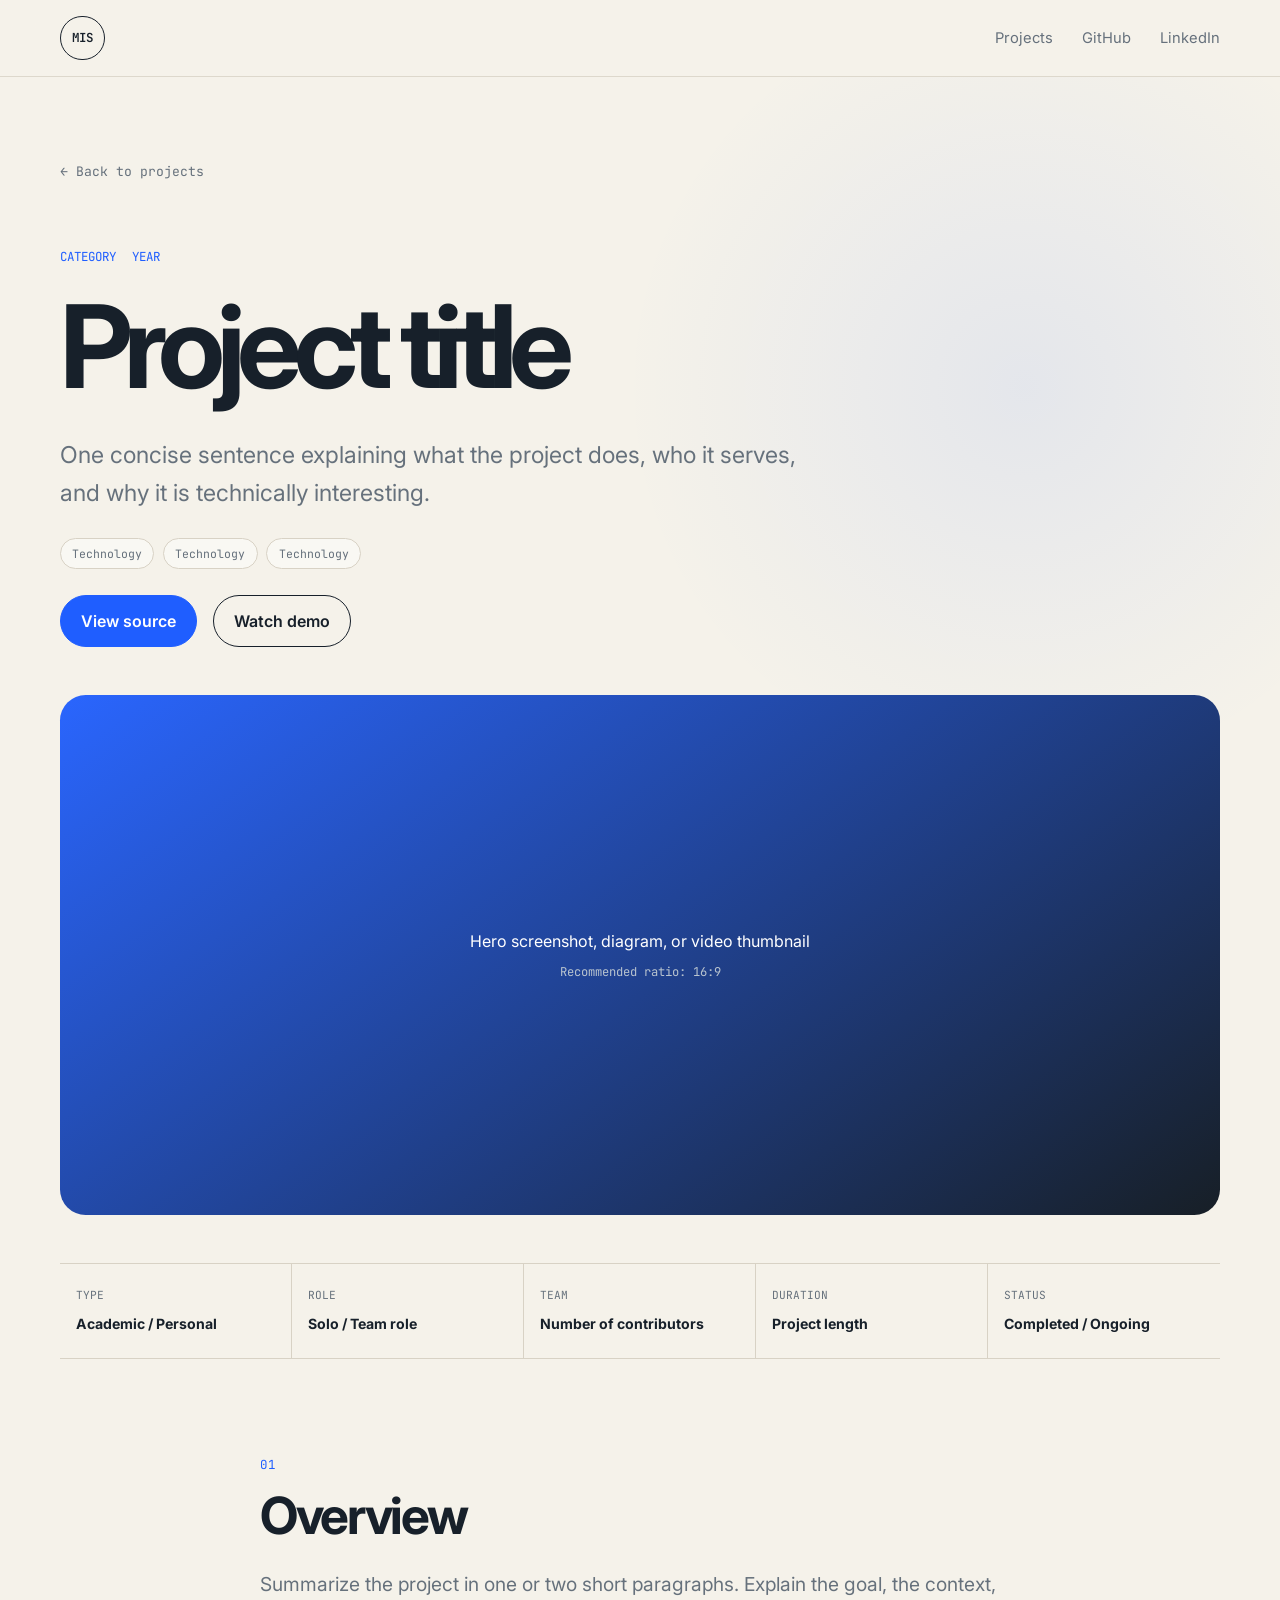
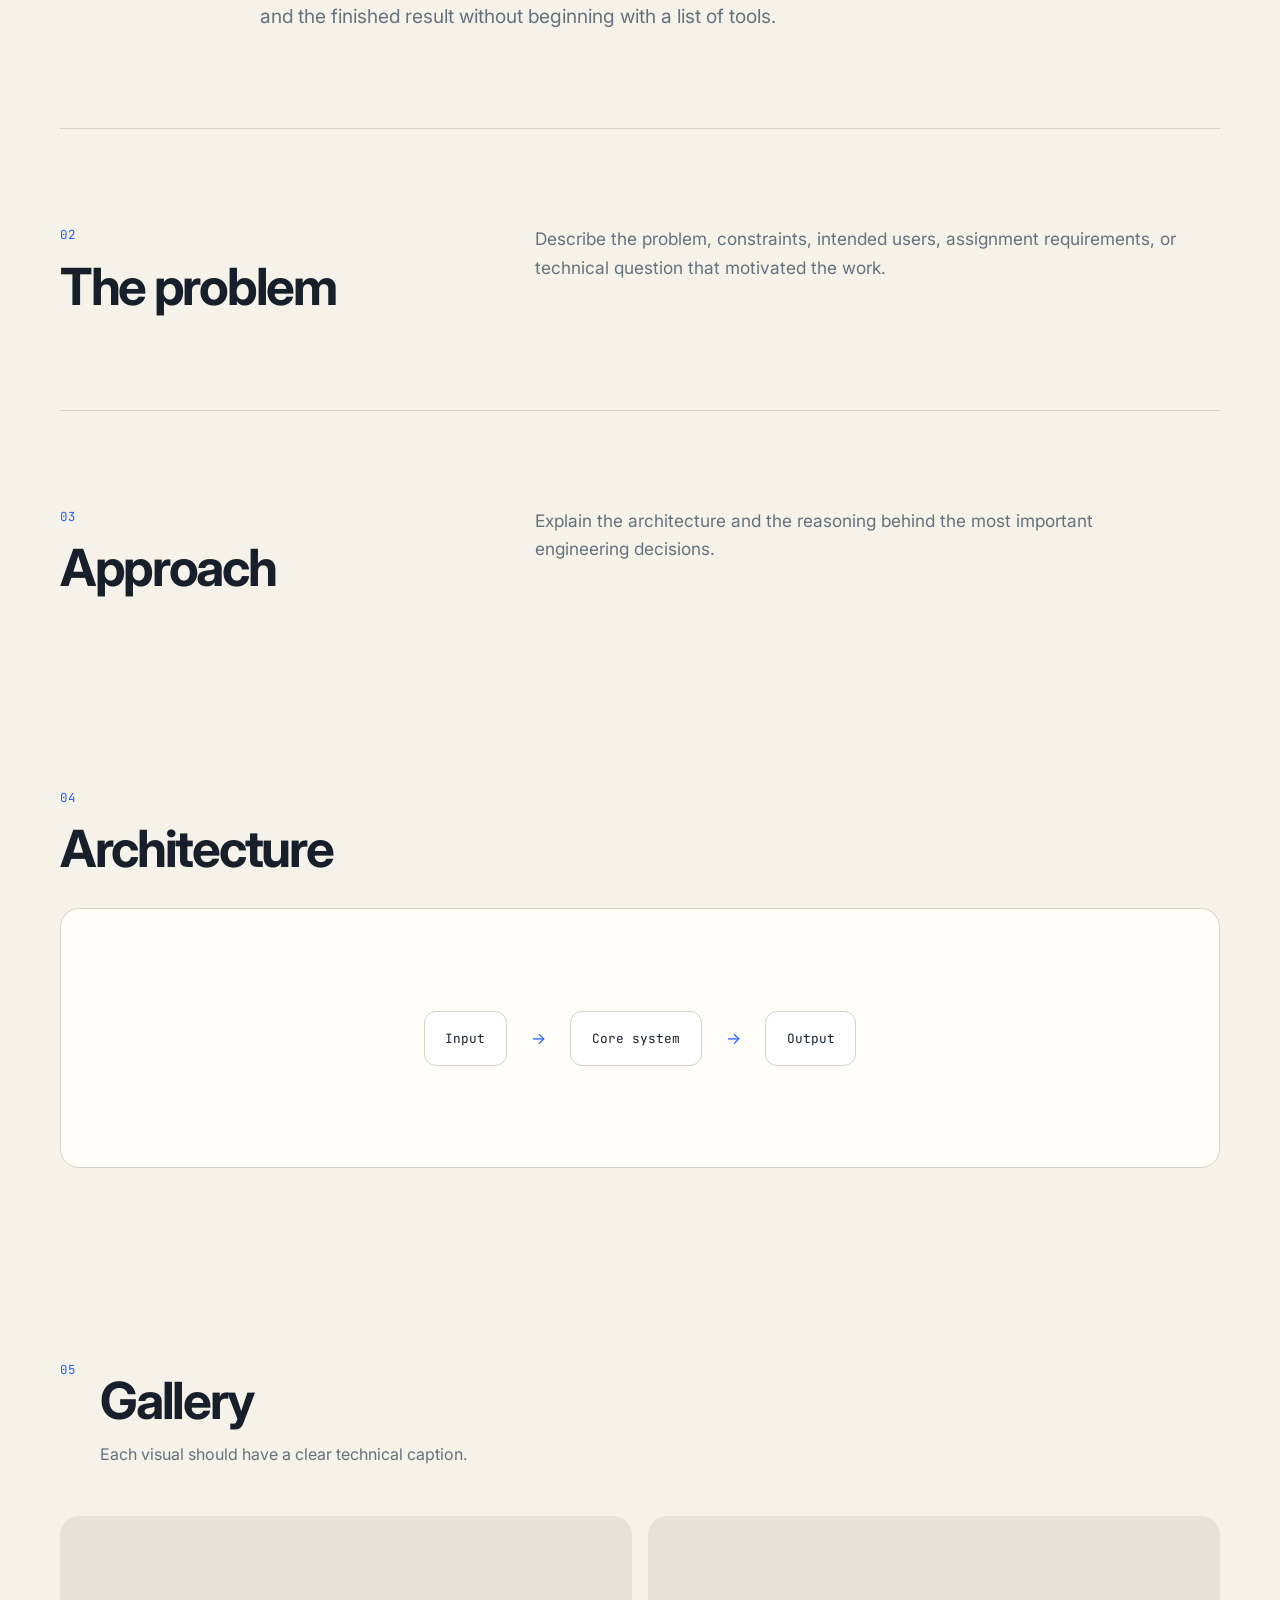
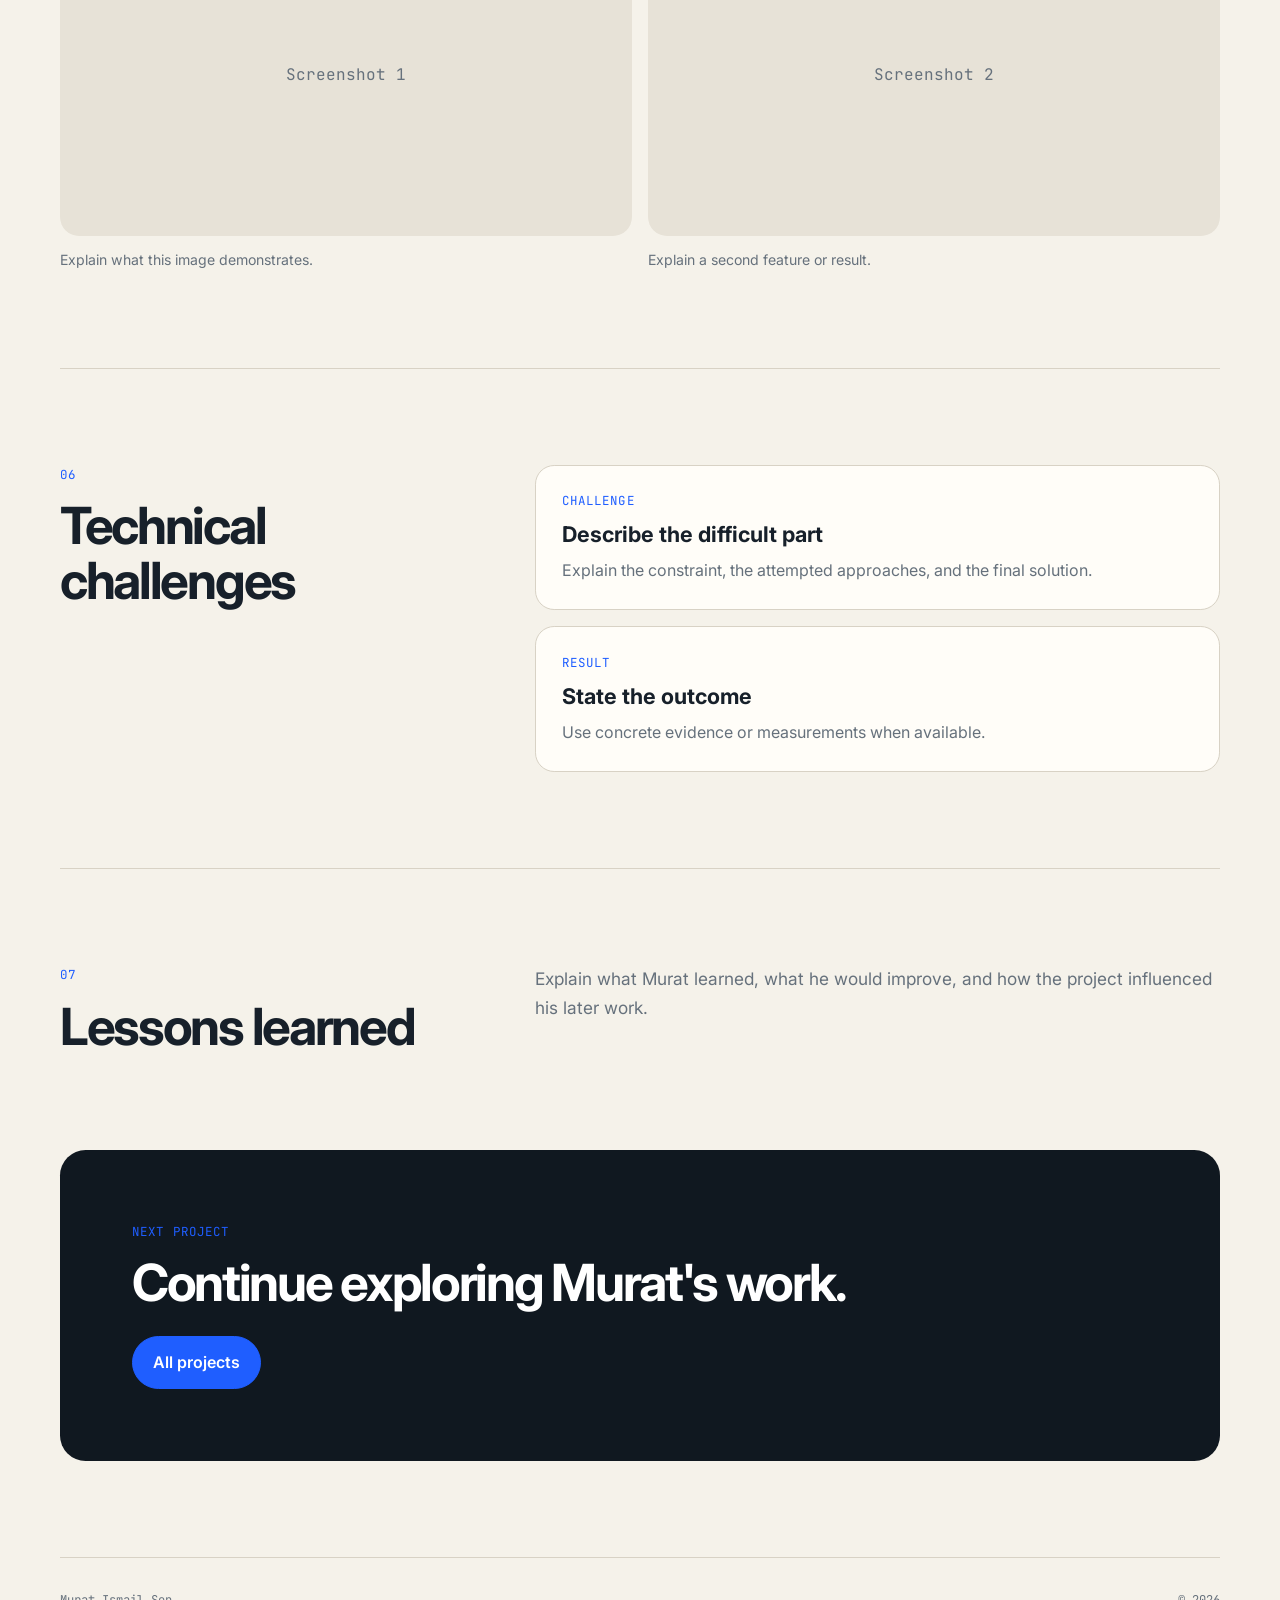
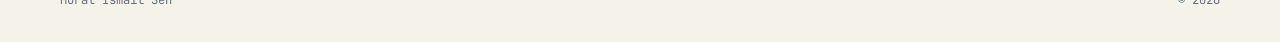
<file: projects/project-template.html>
<!DOCTYPE html>
<html lang="en">
<head>
  <meta charset="UTF-8" />
  <meta name="viewport" content="width=device-width, initial-scale=1.0" />
  <meta name="description" content="Project case study by Murat Ismail Sen." />
  <title>Project Title | Murat Ismail Sen</title>

  <link rel="preconnect" href="https://fonts.googleapis.com" />
  <link rel="preconnect" href="https://fonts.gstatic.com" crossorigin />
  <link
    href="https://fonts.googleapis.com/css2?family=Inter:wght@400;500;600;700&family=JetBrains+Mono:wght@400;500&display=swap"
    rel="stylesheet"
  />

  <link rel="stylesheet" href="../assets/css/tokens.css" />
  <link rel="stylesheet" href="../assets/css/base.css" />
  <link rel="stylesheet" href="../assets/css/components.css" />
  <link rel="stylesheet" href="../assets/css/project.css" />
  <script src="../assets/js/main.js" defer></script>
</head>

<body>
  <header class="site-header">
    <nav class="nav container" aria-label="Primary navigation">
      <a class="brand" href="../index.html">MIS</a>
      <div class="nav-links static-links">
        <a href="../index.html#projects">Projects</a>
        <a href="https://github.com/ismilesen" target="_blank" rel="noreferrer">GitHub</a>
        <a href="https://www.linkedin.com/in/ismail-sen-361b0a310/" target="_blank" rel="noreferrer">LinkedIn</a>
      </div>
    </nav>
  </header>

  <main>
    <article>
      <header class="project-hero container">
        <a href="../index.html#projects" class="back-link">← Back to projects</a>

        <div class="project-kicker">
          <span>Category</span>
          <span>Year</span>
        </div>

        <h1>Project title</h1>

        <p class="project-lede">
          One concise sentence explaining what the project does, who it serves,
          and why it is technically interesting.
        </p>

        <div class="tag-list">
          <span>Technology</span>
          <span>Technology</span>
          <span>Technology</span>
        </div>

        <div class="project-actions">
          <a class="button button-primary" href="#">View source</a>
          <a class="button button-secondary" href="#">Watch demo</a>
        </div>
      </header>

      <section class="container project-media-hero">
        <div class="media-placeholder">
          <p>Hero screenshot, diagram, or video thumbnail</p>
          <span>Recommended ratio: 16:9</span>
        </div>
      </section>

      <section class="container metadata-strip" aria-label="Project metadata">
        <div><span>Type</span><strong>Academic / Personal</strong></div>
        <div><span>Role</span><strong>Solo / Team role</strong></div>
        <div><span>Team</span><strong>Number of contributors</strong></div>
        <div><span>Duration</span><strong>Project length</strong></div>
        <div><span>Status</span><strong>Completed / Ongoing</strong></div>
      </section>

      <section class="project-section container narrow">
        <p class="section-number">01</p>
        <h2>Overview</h2>
        <p class="lead-paragraph">
          Summarize the project in one or two short paragraphs. Explain the goal,
          the context, and the finished result without beginning with a list of tools.
        </p>
      </section>

      <section class="project-section container split-section">
        <div>
          <p class="section-number">02</p>
          <h2>The problem</h2>
        </div>
        <div class="project-copy">
          <p>
            Describe the problem, constraints, intended users, assignment requirements,
            or technical question that motivated the work.
          </p>
        </div>
      </section>

      <section class="project-section container split-section">
        <div>
          <p class="section-number">03</p>
          <h2>Approach</h2>
        </div>
        <div class="project-copy">
          <p>
            Explain the architecture and the reasoning behind the most important
            engineering decisions.
          </p>
        </div>
      </section>

      <section class="project-section container">
        <p class="section-number">04</p>
        <h2>Architecture</h2>
        <div class="diagram-placeholder">
          <span>Input</span>
          <i>→</i>
          <span>Core system</span>
          <i>→</i>
          <span>Output</span>
        </div>
      </section>

      <section class="project-section container">
        <div class="section-heading">
          <p class="section-number">05</p>
          <div>
            <h2>Gallery</h2>
            <p class="section-summary">Each visual should have a clear technical caption.</p>
          </div>
        </div>

        <div class="gallery-grid">
          <figure>
            <div class="gallery-placeholder">Screenshot 1</div>
            <figcaption>Explain what this image demonstrates.</figcaption>
          </figure>
          <figure>
            <div class="gallery-placeholder">Screenshot 2</div>
            <figcaption>Explain a second feature or result.</figcaption>
          </figure>
        </div>
      </section>

      <section class="project-section container split-section">
        <div>
          <p class="section-number">06</p>
          <h2>Technical challenges</h2>
        </div>
        <div class="challenge-list">
          <article>
            <p class="mono-label">Challenge</p>
            <h3>Describe the difficult part</h3>
            <p>Explain the constraint, the attempted approaches, and the final solution.</p>
          </article>
          <article>
            <p class="mono-label">Result</p>
            <h3>State the outcome</h3>
            <p>Use concrete evidence or measurements when available.</p>
          </article>
        </div>
      </section>

      <section class="project-section container split-section">
        <div>
          <p class="section-number">07</p>
          <h2>Lessons learned</h2>
        </div>
        <div class="project-copy">
          <p>
            Explain what Murat learned, what he would improve, and how the project
            influenced his later work.
          </p>
        </div>
      </section>

      <section class="project-footer-cta container">
        <p class="mono-label">Next project</p>
        <h2>Continue exploring Murat's work.</h2>
        <a class="button button-primary" href="../index.html#projects">All projects</a>
      </section>
    </article>
  </main>

  <footer class="footer container">
    <p>Murat Ismail Sen</p>
    <p id="copyright"></p>
  </footer>
</body>
</html>
</file>
<file: assets/css/tokens.css>
:root {
  --color-bg: #f5f2ea;
  --color-surface: #fffdf8;
  --color-surface-dark: #101820;
  --color-text: #17202a;
  --color-muted: #66717c;
  --color-border: #d8d2c5;
  --color-accent: #1f5eff;
  --color-accent-soft: #dfe8ff;
  --color-success: #79f2c0;

  --font-sans: "Inter", sans-serif;
  --font-mono: "JetBrains Mono", monospace;

  --space-1: 0.5rem;
  --space-2: 0.75rem;
  --space-3: 1rem;
  --space-4: 1.5rem;
  --space-5: 2rem;
  --space-6: 3rem;
  --space-7: 4.5rem;
  --space-8: 7rem;

  --radius-small: 0.75rem;
  --radius-medium: 1.2rem;
  --radius-large: 1.6rem;
  --radius-pill: 999px;

  --shadow-soft: 0 25px 70px rgba(16, 24, 32, 0.14);
  --max-width: 1160px;
  --content-width: 760px;
}
</file>
<file: assets/css/base.css>
* {
  box-sizing: border-box;
  margin: 0;
  padding: 0;
}

html {
  scroll-behavior: smooth;
}

body {
  background:
    radial-gradient(circle at 80% 8%, rgba(31, 94, 255, 0.08), transparent 25rem),
    var(--color-bg);
  color: var(--color-text);
  font-family: var(--font-sans);
  line-height: 1.65;
}

img {
  display: block;
  max-width: 100%;
}

a {
  color: inherit;
  text-decoration: none;
}

button {
  color: inherit;
  font: inherit;
}

.container {
  width: min(calc(100% - 2rem), var(--max-width));
  margin-inline: auto;
}

.narrow {
  max-width: var(--content-width);
}

.section {
  padding-block: var(--space-8);
  scroll-margin-top: 5rem;
}

h1,
h2,
h3 {
  line-height: 1.08;
}

h2 {
  font-size: clamp(2rem, 4vw, 3.4rem);
  letter-spacing: -0.045em;
}

p {
  text-wrap: pretty;
}

@media (max-width: 650px) {
  .section {
    padding-block: 5rem;
  }
}
</file>
<file: assets/css/components.css>
.site-header {
  position: sticky;
  top: 0;
  z-index: 100;
  border-bottom: 1px solid rgba(216, 210, 197, 0.8);
  background: rgba(245, 242, 234, 0.9);
  backdrop-filter: blur(16px);
}

.nav {
  min-height: 4.75rem;
  display: flex;
  align-items: center;
  justify-content: space-between;
}

.brand {
  display: grid;
  width: 2.8rem;
  height: 2.8rem;
  place-items: center;
  border: 1px solid var(--color-text);
  border-radius: 50%;
  font-family: var(--font-mono);
  font-size: 0.78rem;
  font-weight: 600;
}

.nav-links {
  display: flex;
  align-items: center;
  gap: 1.8rem;
  color: var(--color-muted);
  font-size: 0.92rem;
}

.nav-links a,
.profile-links a,
.text-link {
  transition: color 160ms ease;
}

.nav-links a:hover,
.profile-links a:hover,
.text-link:hover {
  color: var(--color-accent);
}

.nav-toggle {
  display: none;
  border: 0;
  background: transparent;
  cursor: pointer;
}

.nav-toggle span {
  display: block;
  width: 1.5rem;
  height: 2px;
  margin: 0.35rem;
  background: var(--color-text);
}

.button {
  min-height: 3rem;
  display: inline-flex;
  align-items: center;
  justify-content: center;
  border: 1px solid var(--color-border);
  border-radius: var(--radius-pill);
  padding: 0.75rem 1.25rem;
  font-weight: 600;
  transition: transform 160ms ease, background 160ms ease;
}

.button:hover {
  transform: translateY(-2px);
}

.button-primary {
  border-color: var(--color-accent);
  background: var(--color-accent);
  color: white;
}

.button-secondary {
  border-color: var(--color-text);
}

.button-light {
  border-color: white;
  background: white;
  color: var(--color-surface-dark);
}

.button-outline-light {
  border-color: #758292;
  color: white;
}

.section-heading {
  display: flex;
  align-items: flex-start;
  gap: var(--space-4);
  margin-bottom: var(--space-6);
}

.section-number,
.eyebrow,
.mono-label {
  color: var(--color-accent);
  font-family: var(--font-mono);
  font-size: 0.78rem;
  letter-spacing: 0.09em;
  text-transform: uppercase;
}

.section-number.light {
  color: #79a0ff;
}

.section-summary {
  max-width: 660px;
  margin-top: 0.8rem;
  color: var(--color-muted);
}

.tag-list {
  display: flex;
  flex-wrap: wrap;
  gap: 0.55rem;
}

.tag-list span {
  border: 1px solid var(--color-border);
  border-radius: var(--radius-pill);
  padding: 0.32rem 0.7rem;
  background: rgba(255,255,255,0.4);
  color: var(--color-muted);
  font-family: var(--font-mono);
  font-size: 0.72rem;
}

.footer {
  display: flex;
  justify-content: space-between;
  gap: 1rem;
  border-top: 1px solid var(--color-border);
  padding-block: 2rem;
  color: var(--color-muted);
  font-family: var(--font-mono);
  font-size: 0.76rem;
}

@media (max-width: 650px) {
  .nav-toggle {
    display: block;
  }

  .nav-links:not(.static-links) {
    position: absolute;
    top: 4.75rem;
    right: 1rem;
    left: 1rem;
    display: none;
    flex-direction: column;
    align-items: stretch;
    border: 1px solid var(--color-border);
    border-radius: 1rem;
    background: var(--color-surface);
    padding: 1rem;
    box-shadow: var(--shadow-soft);
  }

  .nav-links.open {
    display: flex;
  }

  .static-links {
    gap: 1rem;
    font-size: 0.8rem;
  }

  .footer {
    flex-direction: column;
  }
}

.icon-link,
.icon-button {
  display: inline-flex;
  align-items: center;
  gap: 0.5rem;
}

.icon-link img,
.icon-button img {
  width: 1rem;
  height: 1rem;
}

.icon-button img {
  width: 1.1rem;
  height: 1.1rem;
}
</file>
<file: assets/css/home.css>
.hero {
  min-height: calc(100vh - 4.75rem);
  display: grid;
  grid-template-columns: minmax(0, 1.15fr) minmax(300px, 0.85fr);
  align-items: center;
  gap: 4rem;
  padding-block: 5rem;
}

.hero h1 {
  max-width: 800px;
  margin-top: 1rem;
  font-size: clamp(3.5rem, 8vw, 7rem);
  line-height: 0.94;
  letter-spacing: -0.07em;
}

.hero-description {
  max-width: 680px;
  margin-top: 1.8rem;
  color: var(--color-muted);
  font-size: clamp(1.05rem, 2vw, 1.28rem);
}

.hero-actions,
.profile-links,
.contact-actions {
  display: flex;
  flex-wrap: wrap;
  align-items: center;
  gap: 1rem;
}

.hero-actions {
  margin-top: 2rem;
}

.profile-links {
  margin-top: 1.6rem;
  color: var(--color-muted);
  font-family: var(--font-mono);
  font-size: 0.86rem;
}

.hero-visual {
  position: relative;
  overflow: hidden;
  border-radius: var(--radius-large);
  background: var(--color-surface-dark);
  box-shadow: var(--shadow-soft);
}

.hero-visual img {
  width: 100%;
  aspect-ratio: 4 / 5;
  object-fit: cover;
  object-position: 56% center;
  filter: saturate(0.88) contrast(1.04);
}

.hero-visual::after {
  content: "";
  position: absolute;
  inset: 0;
  background: linear-gradient(to top, rgba(16,24,32,0.74), transparent 45%);
  pointer-events: none;
}

.hero-visual figcaption {
  position: absolute;
  right: 1.4rem;
  bottom: 1.4rem;
  left: 1.4rem;
  z-index: 2;
  color: white;
  font-family: var(--font-mono);
  font-size: 0.74rem;
}

.technical-grid {
  position: absolute;
  inset: 0;
  z-index: 1;
  opacity: 0.12;
  background-image:
    linear-gradient(rgba(255,255,255,0.8) 1px, transparent 1px),
    linear-gradient(90deg, rgba(255,255,255,0.8) 1px, transparent 1px);
  background-size: 34px 34px;
  pointer-events: none;
}

.project-grid {
  display: grid;
  grid-template-columns: repeat(2, 1fr);
  gap: 1rem;
}

.project-card {
  border: 1px solid var(--color-border);
  border-radius: var(--radius-medium);
  background: var(--color-surface);
  overflow: hidden;
}

.project-card-featured {
  grid-column: 1 / -1;
  display: grid;
  grid-template-columns: 1.15fr 0.85fr;
  min-height: 390px;
}

.project-media {
  min-height: 320px;
}

.project-media-placeholder {
  display: grid;
  place-items: center;
  background:
    linear-gradient(145deg, rgba(31,94,255,0.95), rgba(16,24,32,0.96));
  color: white;
  font-family: var(--font-mono);
  font-size: 0.82rem;
}

.project-card-body,
.project-card-empty {
  padding: clamp(1.5rem, 4vw, 2.6rem);
}

.project-card-body {
  display: flex;
  flex-direction: column;
  justify-content: center;
}

.project-card h3 {
  margin-top: 1.2rem;
  font-size: clamp(1.6rem, 3vw, 2.4rem);
  letter-spacing: -0.035em;
}

.project-card p {
  margin-top: 1rem;
  color: var(--color-muted);
}

.text-link {
  margin-top: 1.4rem;
  color: var(--color-accent);
  font-weight: 600;
}

.project-card-empty {
  min-height: 220px;
}

.interest-grid {
  border-top: 1px solid var(--color-border);
}

.interest-item {
  display: grid;
  grid-template-columns: 4rem 1fr;
  align-items: center;
  border-bottom: 1px solid var(--color-border);
  padding-block: 1.3rem;
}

.interest-item span {
  color: var(--color-accent);
  font-family: var(--font-mono);
  font-size: 0.75rem;
}

.interest-item p {
  font-size: clamp(1.2rem, 3vw, 2rem);
}


.contact-card {
  border-radius: var(--radius-large);
  background: var(--color-surface-dark);
  color: white;
  padding: clamp(2rem, 7vw, 5rem);
}

.contact-card h2 {
  margin-top: 0.8rem;
  font-size: clamp(2.4rem, 6vw, 5rem);
}

.contact-card > p:not(.section-number) {
  max-width: 650px;
  margin-top: 1.3rem;
  color: #aeb8c2;
}

.contact-actions {
  margin-top: 2rem;
}

@media (max-width: 820px) {
  .hero,
  .project-card-featured {
    grid-template-columns: 1fr;
  }

  .hero {
    gap: 2.5rem;
  }

  .hero-visual {
    max-width: 560px;
  }
}

@media (max-width: 650px) {
  .project-grid {
    grid-template-columns: 1fr;
  }

  .hero h1 {
    font-size: clamp(3rem, 17vw, 5rem);
  }
}

.project-media img {
  width: 100%;
  height: 100%;
  min-height: 320px;
  object-fit: cover;
}
.supporting-project-card .text-link{display:inline-block}

/* Supporting project cards use the same split layout as the featured card */
.supporting-project-card {
  grid-column: 1 / -1;
  display: grid;
  grid-template-columns: 0.85fr 1.15fr;
  min-height: 360px;
  transition:
    transform 180ms ease,
    box-shadow 180ms ease,
    border-color 180ms ease;
}

.supporting-project-card:hover {
  transform: translateY(-4px);
  border-color: rgba(31, 94, 255, 0.34);
  box-shadow: var(--shadow-soft);
}

.supporting-project-media {
  position: relative;
  display: block;
  min-height: 360px;
  overflow: hidden;
  border-right: 1px solid var(--color-border);
  background: #111923;
}

.supporting-project-media img {
  width: 100%;
  height: 100%;
  min-height: 360px;
  object-fit: cover;
  transition: transform 300ms ease;
}

.supporting-project-card:hover .supporting-project-media img {
  transform: scale(1.1);
}

.supporting-project-content {
  display: flex;
  min-width: 0;
  flex-direction: column;
  justify-content: center;
  padding: clamp(2.6rem, 5vw, 4.2rem);
}

.supporting-project-content .mono-label {
  margin: 0;
  color: var(--color-accent);
  line-height: 1.45;
}

.supporting-project-content h3 {
  max-width: 720px;
  margin-top: 1.2rem;
}

.supporting-project-content > p:not(.mono-label) {
  max-width: 680px;
  margin-top: 1rem;
  color: var(--color-muted);
  line-height: 1.7;
}

.supporting-project-content .text-link {
  align-self: flex-start;
  margin-top: 1.6rem;
}

/* Alternate the image and text positions for visual rhythm */
.supporting-project-card:nth-of-type(3),
.supporting-project-card:nth-of-type(5) {
  grid-template-columns: 1.15fr 0.85fr;
}

.supporting-project-card:nth-of-type(3) .supporting-project-media,
.supporting-project-card:nth-of-type(5) .supporting-project-media {
  grid-column: 2;
  grid-row: 1;
  border-right: 0;
  border-left: 1px solid var(--color-border);
}

.supporting-project-card:nth-of-type(3) .supporting-project-content,
.supporting-project-card:nth-of-type(5) .supporting-project-content {
  grid-column: 1;
  grid-row: 1;
}

.mitre-media {
  display: grid;
  place-items: center;
  background:
    linear-gradient(135deg, rgba(5, 61, 101, 0.98), rgba(10, 25, 42, 0.98));
}

.mitre-media::before {
  content: "";
  position: absolute;
  inset: 0;
  opacity: 0.18;
  background-image:
    linear-gradient(rgba(255,255,255,0.35) 1px, transparent 1px),
    linear-gradient(90deg, rgba(255,255,255,0.35) 1px, transparent 1px);
  background-size: 28px 28px;
}

.mitre-media img {
  position: relative;
  z-index: 1;
  width: min(68%, 330px);
  height: auto;
  min-height: 0;
  object-fit: contain;
  padding: 0.8rem;
  border-radius: 0.5rem;
  background: rgba(255,255,255,0.96);
}

.supporting-project-card:hover .mitre-media img {
  transform: scale(1.02);
}

@media (max-width: 820px) {
  .supporting-project-card,
  .supporting-project-card:nth-of-type(3),
  .supporting-project-card:nth-of-type(5) {
    grid-template-columns: 1fr;
    min-height: 0;
  }

  .supporting-project-card .supporting-project-media,
  .supporting-project-card:nth-of-type(3) .supporting-project-media,
  .supporting-project-card:nth-of-type(5) .supporting-project-media {
    grid-column: 1;
    grid-row: 1;
    min-height: 260px;
    border-right: 0;
    border-bottom: 1px solid var(--color-border);
    border-left: 0;
  }

  .supporting-project-card .supporting-project-content,
  .supporting-project-card:nth-of-type(3) .supporting-project-content,
  .supporting-project-card:nth-of-type(5) .supporting-project-content {
    grid-column: 1;
    grid-row: 2;
    padding: clamp(2rem, 7vw, 3rem);
  }

  .supporting-project-media img {
    min-height: 260px;
  }

  .mitre-media img {
    min-height: 0;
  }
}

@media (prefers-reduced-motion: reduce) {
  .supporting-project-card,
  .supporting-project-media img {
    transition: none;
  }

  .supporting-project-card:hover,
  .supporting-project-card:hover .supporting-project-media img {
    transform: none;
  }
}







/* Refined homepage education panel */
.education-panel {
  overflow: hidden;
  border: 1px solid #24364a;
  border-radius: var(--radius-large);
  background:
    radial-gradient(circle at top right, rgba(28, 89, 142, 0.16), transparent 34%),
    linear-gradient(145deg, #07111b 0%, #0a1723 100%);
  color: #f4f7fa;
  box-shadow: 0 28px 70px rgba(3, 9, 15, 0.2);
}

.education-panel-topline {
  display: grid;
  grid-template-columns: auto minmax(0, 1fr);
  align-items: center;
  gap: clamp(2rem, 6vw, 6rem);
  padding: clamp(1.5rem, 3vw, 2.25rem) clamp(1.6rem, 4vw, 3rem);
  border-bottom: 1px solid rgba(121, 151, 180, 0.18);
}

.education-section-label {
  display: flex;
  align-items: center;
  gap: 1rem;
  color: #d6dee7;
  font-family: var(--font-mono);
  font-size: 0.84rem;
  letter-spacing: 0.3em;
  text-transform: uppercase;
  white-space: nowrap;
}

.education-section-label .section-number {
  color: #557494;
  font-size: 1.7rem;
  letter-spacing: normal;
}

.education-brand-row {
  display: flex !important;
  flex-direction: row !important;
  align-items: center;
  justify-content: flex-end;
  gap: clamp(1rem, 2.5vw, 2rem);
  min-width: 0;
}

.education-title-logo {
  display: block;
  width: clamp(220px, 30vw, 410px);
  height: 76px;
  flex: 0 1 auto;
  object-fit: contain;
  object-position: right center;
}

.education-mascot-logo {
  display: block;
  width: clamp(96px, 8vw, 132px);
  height: 102px;
  flex: 0 0 auto;
  object-fit: contain;
}

.education-panel-body {
  display: grid;
  grid-template-columns: minmax(0, 0.95fr) minmax(360px, 1.05fr);
  gap: clamp(2rem, 5vw, 4rem);
  padding: clamp(2rem, 5vw, 3.5rem);
}

.education-details {
  display: flex;
  flex-direction: column;
  justify-content: center;
}

.education-overline,
.education-card-label {
  color: #7f9dbc;
  font-family: var(--font-mono);
  font-size: 0.74rem;
  letter-spacing: 0.09em;
  text-transform: uppercase;
}

.education-intro h3 {
  max-width: 650px;
  margin-top: 0.8rem;
  font-size: clamp(2.5rem, 5vw, 4.5rem);
  line-height: 0.98;
  letter-spacing: -0.055em;
}

.education-lead {
  max-width: 650px;
  margin-top: 1.25rem;
  color: #b7c3cf;
  font-size: 1.05rem;
  line-height: 1.75;
}

.education-highlight-grid {
  display: grid;
  grid-template-columns: repeat(2, minmax(0, 1fr));
  gap: 1rem;
  margin-top: 2rem;
}

.education-highlight-card {
  position: relative;
  min-height: 220px;
  overflow: hidden;
  border: 1px solid rgba(119, 151, 180, 0.23);
  border-radius: 1rem;
  background:
    linear-gradient(145deg, rgba(18, 38, 55, 0.92), rgba(10, 25, 38, 0.92));
  padding: 1.5rem;
}

.education-highlight-card::after {
  content: "";
  position: absolute;
  right: -35px;
  bottom: -35px;
  width: 110px;
  height: 110px;
  border: 1px solid rgba(238, 181, 52, 0.15);
  border-radius: 50%;
}

.education-card-index {
  display: inline-flex;
  align-items: center;
  justify-content: center;
  width: 38px;
  height: 38px;
  margin-bottom: 1.3rem;
  border: 1px solid rgba(238, 181, 52, 0.35);
  border-radius: 50%;
  color: #efb534;
  font-family: var(--font-mono);
  font-size: 0.75rem;
}

.education-highlight-card h4 {
  margin-top: 0.55rem;
  color: #f7f9fb;
  font-size: 1.35rem;
  letter-spacing: -0.025em;
}

.education-highlight-card p:last-child {
  margin-top: 0.75rem;
  color: #b7c3cf;
  line-height: 1.65;
}

.education-focus-block {
  margin-top: 1.75rem;
  padding-top: 1.6rem;
  border-top: 1px solid rgba(121, 151, 180, 0.18);
}

.education-tags {
  display: flex;
  flex-wrap: wrap;
  gap: 0.65rem;
  margin-top: 1rem;
}

.education-tags span {
  border: 1px solid rgba(121, 151, 180, 0.25);
  border-radius: 999px;
  background: rgba(12, 31, 47, 0.82);
  padding: 0.72rem 0.95rem;
  color: #d0d9e2;
  font-family: var(--font-mono);
  font-size: 0.77rem;
}

.education-campus-image {
  position: relative;
  min-height: 600px;
  overflow: hidden;
  border: 1px solid rgba(121, 151, 180, 0.25);
  border-radius: 1.25rem;
  background: #0d1822;
}

.education-campus-image::after {
  content: "";
  position: absolute;
  inset: 0;
  background: linear-gradient(to top, rgba(4, 11, 17, 0.6), transparent 34%);
  pointer-events: none;
}

.education-campus-image img {
  width: 100%;
  height: 100%;
  min-height: 600px;
  object-fit: cover;
  object-position: center;
}

.education-campus-image figcaption {
  position: absolute;
  z-index: 1;
  left: 1.25rem;
  bottom: 1.15rem;
  color: #e1e7ed;
  font-family: var(--font-mono);
  font-size: 0.74rem;
  letter-spacing: 0.08em;
  text-transform: uppercase;
}

@media (max-width: 940px) {
  .education-panel-topline {
    grid-template-columns: 1fr;
    gap: 1.25rem;
  }

  .education-brand-row {
    justify-content: flex-start;
  }

  .education-panel-body {
    grid-template-columns: 1fr;
  }

  .education-campus-image,
  .education-campus-image img {
    min-height: 420px;
  }
}

@media (max-width: 650px) {
  .education-brand-row {
    flex-wrap: nowrap;
    gap: 0.8rem;
  }

  .education-title-logo {
    width: min(68vw, 255px);
    height: 58px;
  }

  .education-mascot-logo {
    width: min(20vw, 78px);
    height: 68px;
  }

  .education-highlight-grid {
    grid-template-columns: 1fr;
  }

  .education-highlight-card {
    min-height: auto;
  }

  .education-campus-image,
  .education-campus-image img {
    min-height: 320px;
  }
}
/* ObservaStack */

.supporting-project-media img{
    
    
    background:#fff;
}

.supporting-project-media{
    background:#fff;
}
</file>
<file: assets/css/project.css>
.project-hero {
  padding-block: 5rem 3rem;
}

.back-link {
  color: var(--color-muted);
  font-family: var(--font-mono);
  font-size: 0.82rem;
}

.project-kicker {
  display: flex;
  gap: 1rem;
  margin-top: 4rem;
  color: var(--color-accent);
  font-family: var(--font-mono);
  font-size: 0.78rem;
  text-transform: uppercase;
}

.project-hero h1 {
  max-width: 900px;
  margin-top: 1rem;
  font-size: clamp(3.5rem, 9vw, 7.5rem);
  letter-spacing: -0.07em;
}

.project-lede {
  max-width: 780px;
  margin-top: 1.7rem;
  color: var(--color-muted);
  font-size: clamp(1.1rem, 2.4vw, 1.45rem);
}

.project-hero .tag-list,
.project-actions {
  margin-top: 1.6rem;
}

.project-actions {
  display: flex;
  flex-wrap: wrap;
  gap: 1rem;
}

.project-media-hero {
  padding-bottom: 3rem;
}

.media-placeholder {
  min-height: 520px;
  display: grid;
  place-content: center;
  gap: 0.5rem;
  border-radius: var(--radius-large);
  background: linear-gradient(145deg, rgba(31, 94, 255, 0.95), rgba(16, 24, 32, 0.97));
  color: white;
  text-align: center;
}

.media-placeholder span {
  color: #b9c4cf;
  font-family: var(--font-mono);
  font-size: 0.76rem;
}

.metadata-strip {
  display: grid;
  grid-template-columns: repeat(5, 1fr);
  border-top: 1px solid var(--color-border);
  border-bottom: 1px solid var(--color-border);
}

.metadata-strip div {
  padding: 1.4rem 1rem;
  border-right: 1px solid var(--color-border);
}

.metadata-strip div:last-child {
  border-right: 0;
}

.metadata-strip span {
  display: block;
  color: var(--color-muted);
  font-family: var(--font-mono);
  font-size: 0.7rem;
  text-transform: uppercase;
}

.metadata-strip strong {
  display: block;
  margin-top: 0.45rem;
  font-size: 0.88rem;
}

.project-section {
  padding-block: 6rem;
}

.project-section h2 {
  margin-top: 0.8rem;
}

.lead-paragraph {
  margin-top: 1.6rem;
  color: var(--color-muted);
  font-size: 1.2rem;
}

.split-section {
  display: grid;
  grid-template-columns: 0.75fr 1.25fr;
  gap: 4rem;
  border-top: 1px solid var(--color-border);
}

.project-copy {
  color: var(--color-muted);
  font-size: 1.08rem;
}

.diagram-placeholder {
  display: flex;
  align-items: center;
  justify-content: center;
  gap: 1.5rem;
  min-height: 260px;
  margin-top: 2rem;
  border: 1px solid var(--color-border);
  border-radius: var(--radius-medium);
  background: var(--color-surface);
}

.diagram-placeholder span {
  border: 1px solid var(--color-border);
  border-radius: var(--radius-small);
  padding: 1rem 1.3rem;
  background: white;
  font-family: var(--font-mono);
  font-size: 0.8rem;
}

.diagram-placeholder i {
  color: var(--color-accent);
  font-style: normal;
}

.gallery-grid {
  display: grid;
  grid-template-columns: repeat(2, 1fr);
  gap: 1rem;
}

.gallery-placeholder {
  min-height: 320px;
  display: grid;
  place-items: center;
  border-radius: var(--radius-medium);
  background: #e7e2d7;
  color: var(--color-muted);
  font-family: var(--font-mono);
}

.gallery-grid figcaption {
  margin-top: 0.8rem;
  color: var(--color-muted);
  font-size: 0.88rem;
}

.challenge-list {
  display: grid;
  gap: 1rem;
}

.challenge-list article {
  border: 1px solid var(--color-border);
  border-radius: var(--radius-medium);
  background: var(--color-surface);
  padding: 1.6rem;
}

.challenge-list h3 {
  margin-top: 0.7rem;
  font-size: 1.35rem;
}

.challenge-list article>p:last-child {
  margin-top: 0.7rem;
  color: var(--color-muted);
}

.project-footer-cta {
  margin-bottom: 6rem;
  border-radius: var(--radius-large);
  background: var(--color-surface-dark);
  color: white;
  padding: clamp(2rem, 6vw, 4.5rem);
}

.project-footer-cta h2 {
  max-width: 720px;
  margin: 0.8rem 0 1.6rem;
}

@media (max-width: 800px) {
  .metadata-strip {
    grid-template-columns: repeat(2, 1fr);
  }

  .metadata-strip div {
    border-bottom: 1px solid var(--color-border);
  }

  .split-section,
  .gallery-grid {
    grid-template-columns: 1fr;
  }

  .media-placeholder {
    min-height: 360px;
  }
}

@media (max-width: 520px) {
  .metadata-strip {
    grid-template-columns: 1fr;
  }

  .diagram-placeholder {
    flex-direction: column;
  }

  .diagram-placeholder i {
    transform: rotate(90deg);
  }
}

.case-study-hero-image,
.content-image,
.gallery-image {
  width: 100%;
  border: 1px solid var(--color-border);
  border-radius: var(--radius-medium);
  background: var(--color-surface);
}

.case-study-hero-image {
  max-height: 620px;
  object-fit: contain;
  padding: 1.5rem;
}

.content-image {
  margin-top: 2rem;
}

.compact-image {
  margin-top: 0;
}

.gallery-image {
  aspect-ratio: 16 / 10;
  object-fit: contain;
}

.image-caption {
  max-width: 780px;
  margin-top: 1rem;
  color: var(--color-muted);
  font-size: 0.9rem;
}

.case-study-list {
  margin-top: 1.2rem;
  padding-left: 1.2rem;
}

.case-study-list li+li {
  margin-top: 0.65rem;
}

.branding-section {
  display: grid;
  grid-template-columns: 1fr minmax(240px, 420px);
  align-items: center;
  gap: 3rem;
  border-top: 1px solid var(--color-border);
}

.brand-image {
  width: 100%;
  border: 1px solid var(--color-border);
  border-radius: var(--radius-medium);
  background: var(--color-surface);
  object-fit: contain;
}

.gallery-image {
  background: #e9edf2;
  padding: 0.75rem;
  box-shadow: 0 18px 45px rgba(16, 24, 32, 0.1);
}

@media (max-width: 800px) {
  .branding-section {
    grid-template-columns: 1fr;
  }
}

.living-world-hero {
  max-height: none;
  padding: 0;
  object-fit: cover
}

.research-grid {
  display: grid;
  grid-template-columns: repeat(3, 1fr);
  gap: 1rem
}

.research-grid article {
  min-height: 180px;
  border: 1px solid var(--color-border);
  border-radius: var(--radius-medium);
  background: var(--color-surface);
  padding: 1.5rem
}

.research-grid span {
  color: var(--color-accent);
  font-family: var(--font-mono);
  font-size: .75rem
}

.research-grid p {
  margin-top: 1rem;
  font-size: 1.05rem
}

.pipeline {
  display: flex;
  align-items: stretch;
  gap: .75rem;
  margin-top: 2rem;
  overflow-x: auto;
  padding-bottom: .5rem
}

.pipeline>span {
  align-self: center;
  color: var(--color-accent);
  font-size: 1.4rem
}

.pipeline-node {
  min-width: 150px;
  display: grid;
  place-content: center;
  border: 1px solid var(--color-border);
  border-radius: var(--radius-small);
  background: var(--color-surface);
  padding: 1.1rem;
  text-align: center;
  font-family: var(--font-mono);
  font-size: .78rem
}

.pipeline-node-wide {
  min-width: 260px
}

.pipeline-node small {
  display: block;
  margin-top: .55rem;
  color: var(--color-muted);
  font-family: var(--font-sans);
  line-height: 1.45
}

.single-feature-figure figcaption,
.sequence-grid figcaption {
  margin-top: .8rem;
  color: var(--color-muted);
  font-size: .88rem
}

.sequence-grid {
  display: grid;
  grid-template-columns: repeat(3, 1fr);
  gap: 1rem
}

.sequence-grid img {
  width: 100%;
  height: 100%;
  max-height: 460px;
  object-fit: cover;
  object-position: top;
  border: 1px solid var(--color-border);
  border-radius: var(--radius-medium);
  background: var(--color-surface)
}

@media(max-width:900px) {
  .research-grid {
    grid-template-columns: repeat(2, 1fr)
  }

  .sequence-grid {
    grid-template-columns: 1fr
  }

  .sequence-grid img {
    max-height: none
  }
}

@media(max-width:600px) {
  .research-grid {
    grid-template-columns: 1fr
  }
}

.banana-title-row {
  display: grid;
  grid-template-columns: minmax(0, 1fr) minmax(180px, 290px);
  align-items: center;
  gap: 2.5rem;
}

.banana-logo {
  width: 100%;
  border-radius: var(--radius-medium);
  background: #05040d;
}

.banana-hero {
  max-height: none;
  padding: 0;
  object-fit: cover;
}

.comparison-grid {
  display: grid;
  grid-template-columns: repeat(2, 1fr);
  gap: 1rem;
}

.comparison-card {
  border: 1px solid var(--color-border);
  border-radius: var(--radius-medium);
  background: var(--color-surface);
  padding: 1.4rem;
}

.comparison-card-wide {
  grid-column: 1 / -1;
}

.comparison-card h3 {
  margin-top: 0.65rem;
  font-size: 1.4rem;
}

.comparison-card img {
  width: 100%;
  max-height: 420px;
  margin-top: 1.2rem;
  border-radius: var(--radius-small);
  object-fit: contain;
  background: #08090e;
}

.comparison-card-wide img {
  max-height: 620px;
}

.comparison-card>p:last-child {
  margin-top: 1rem;
  color: var(--color-muted);
}

.architecture-image {
  padding: 0;
  background: white;
}

.numbered-flow {
  display: grid;
  gap: 1rem;
  padding-left: 1.4rem;
}

.numbered-flow li {
  padding-left: 0.4rem;
}

.numbered-flow strong {
  display: block;
  color: var(--color-text);
}

.challenge-grid,
.result-grid {
  display: grid;
  grid-template-columns: repeat(2, 1fr);
  gap: 1rem;
}

.challenge-grid article,
.result-grid article {
  border: 1px solid var(--color-border);
  border-radius: var(--radius-medium);
  background: var(--color-surface);
  padding: 1.5rem;
}

.challenge-grid h3 {
  margin-top: 0.65rem;
  font-size: 1.3rem;
}

.challenge-grid article>p:last-child {
  margin-top: 0.75rem;
  color: var(--color-muted);
}

.result-grid article {
  display: grid;
  gap: 0.5rem;
}

.result-grid strong {
  font-size: 1.05rem;
}

.result-grid span {
  color: var(--color-muted);
}

.video-placeholder {
  min-height: 390px;
  display: grid;
  place-content: center;
  justify-items: center;
  gap: 0.8rem;
  border: 1px dashed #97a1ac;
  border-radius: var(--radius-large);
  background:
    linear-gradient(145deg, rgba(31, 94, 255, 0.08), rgba(16, 24, 32, 0.04)),
    var(--color-surface);
  padding: 2rem;
  text-align: center;
}

.video-placeholder p {
  max-width: 620px;
  color: var(--color-muted);
}

.video-play {
  display: grid;
  width: 4.2rem;
  height: 4.2rem;
  place-items: center;
  border-radius: 50%;
  background: var(--color-accent);
  color: white;
  font-size: 1.35rem;
}

.showcase-layout {
  display: grid;
  grid-template-columns: 0.7fr 1.3fr;
  gap: 3rem;
  align-items: start;
}

.baskin-logo {
  width: min(100%, 420px);
  margin-bottom: 2rem;
}

.showcase-copy p:not(.section-number) {
  margin-top: 1.2rem;
  color: var(--color-muted);
}

.showcase-gallery {
  display: grid;
  grid-template-columns: 0.8fr 1.2fr;
  gap: 1rem;
}

.showcase-gallery img {
  width: 100%;
  height: 100%;
  max-height: 620px;
  border: 1px solid var(--color-border);
  border-radius: var(--radius-medium);
  object-fit: cover;
}

.showcase-gallery figure:last-child img {
  object-fit: contain;
  background: white;
}

.showcase-gallery figcaption {
  margin-top: 0.7rem;
  color: var(--color-muted);
  font-size: 0.85rem;
}

@media (max-width: 900px) {

  .banana-title-row,
  .showcase-layout {
    grid-template-columns: 1fr;
  }

  .banana-logo {
    max-width: 320px;
  }

  .showcase-gallery {
    grid-template-columns: 1fr;
  }
}

@media (max-width: 700px) {

  .comparison-grid,
  .challenge-grid,
  .result-grid {
    grid-template-columns: 1fr;
  }

  .comparison-card-wide {
    grid-column: auto;
  }
}


.single-media-card {
  border: 1px solid var(--color-border);
  border-radius: var(--radius-large);
  background: var(--color-surface);
  overflow: hidden;
}

.single-media-card img {
  display: block;
  width: 100%;
  max-height: 760px;
  object-fit: contain;
  background: #151515;
}

.single-media-card figcaption {
  padding: 1rem 1.2rem;
  color: var(--color-muted);
  font-size: 0.9rem;
}

.pipeline-stage-list {
  display: grid;
  gap: 1.5rem;
}

.pipeline-stage {
  display: grid;
  grid-template-columns: minmax(280px, 0.72fr) minmax(0, 1.28fr);
  gap: 1.5rem;
  align-items: center;
  border: 1px solid var(--color-border);
  border-radius: var(--radius-large);
  background: var(--color-surface);
  padding: 1.25rem;
}

.pipeline-stage.stage-reverse .stage-copy {
  order: 2;
}

.pipeline-stage img {
  width: 100%;
  max-height: 620px;
  border-radius: var(--radius-medium);
  object-fit: contain;
  background: #1d1d1d;
}

.stage-copy {
  padding: 0.5rem;
}

.stage-copy h3 {
  margin-top: 0.6rem;
  font-size: clamp(1.35rem, 2vw, 1.9rem);
}

.stage-copy>p:last-child {
  margin-top: 1rem;
  color: var(--color-muted);
}

.stage-index {
  display: inline-grid;
  width: 2.4rem;
  height: 2.4rem;
  place-items: center;
  margin-bottom: 1rem;
  border-radius: 50%;
  background: var(--color-accent);
  color: white;
  font-family: var(--font-mono);
  font-size: 0.78rem;
}

.mitre-metrics {
  grid-template-columns: repeat(4, 1fr);
}

.metric-note {
  max-width: 760px;
  margin: 1.25rem auto 0;
  color: var(--color-muted);
  text-align: center;
}

.dataset-schema {
  display: grid;
  grid-template-columns: repeat(5, 1fr);
  gap: 0.75rem;
  margin-top: 1rem;
}

.dataset-schema div {
  display: grid;
  gap: 0.55rem;
  border: 1px solid var(--color-border);
  border-radius: var(--radius-medium);
  background: var(--color-surface);
  padding: 1rem;
}

.dataset-schema code {
  color: var(--color-text);
  font-size: 0.85rem;
  overflow-wrap: anywhere;
}

.dataset-schema span {
  color: var(--color-muted);
  font-size: 0.86rem;
}

@media (max-width: 900px) {

  .pipeline-stage,
  .pipeline-stage.stage-reverse {
    grid-template-columns: 1fr;
  }

  .pipeline-stage.stage-reverse .stage-copy {
    order: 0;
  }

  .mitre-metrics {
    grid-template-columns: repeat(2, 1fr);
  }

  .dataset-schema {
    grid-template-columns: repeat(2, 1fr);
  }
}

@media (max-width: 560px) {

  .mitre-metrics,
  .dataset-schema {
    grid-template-columns: 1fr;
  }
}

.video-wrapper {

  margin-top: 2rem;

  position: relative;

  width: 100%;

  aspect-ratio: 16/9;

  overflow: hidden;

  border-radius: 20px;

  border: 1px solid rgba(255, 255, 255, .08);

  background: #10141b;

  box-shadow: 0 20px 60px rgba(0, 0, 0, .18);

}

.video-wrapper video{
    width:100%;
    display:block;
    border-radius:20px;
}

.mobile-demo-video{
    width: fit-content;
    margin: 2rem auto;
}

.mobile-demo-video video{
    width: 320px;          /* or 340px */
    height: auto;
    display: block;

    border-radius: 24px;

    box-shadow: 0 20px 50px rgba(0,0,0,.18);
}

.mobile-screen{
    height:600px;
    object-fit:contain;
    object-position:top;
}
</file>
<file: assets/css/cybersecurity.css>
.active-nav { color: var(--color-accent); }
.cyber-hero { padding-block: 5rem 4rem; background: linear-gradient(135deg, #071a25 0%, #0b2c3a 58%, #10253c 100%); color: white; overflow: hidden; position: relative; }
.cyber-hero::before { content: "01001110 01000101 01010100 01010111 01001111 01010010 01001011"; position: absolute; inset: 1.5rem 0 auto 0; color: rgba(83, 216, 235, 0.08); font-family: var(--font-mono); font-size: clamp(1rem, 3vw, 2.5rem); letter-spacing: .5em; white-space: nowrap; }
.cyber-hero-grid { display: grid; grid-template-columns: 1.25fr .75fr; gap: 4rem; align-items: center; position: relative; }
.cyber-back { color: #9fb0bd; }
.cyber-hero h1 { margin-top: 1rem; font-size: clamp(4rem, 10vw, 8rem); letter-spacing: -.075em; }
.cyber-hero .project-lede { color: #c6d4dd; }
.cyber-tags span { border-color: rgba(255,255,255,.2); background: rgba(255,255,255,.06); color: #d7e4eb; }
.hero-badge-wrap { padding: 1.5rem; border: 1px solid rgba(117,224,237,.22); border-radius: 2rem; background: rgba(3,16,24,.35); box-shadow: 0 30px 70px rgba(0,0,0,.28); }
.hero-badge-wrap img { width: 100%; border-radius: 1rem; }
.cyber-metrics { display: grid; grid-template-columns: repeat(3,1fr); border: 1px solid var(--color-border); border-top: 0; }
.cyber-metrics div { padding: 1.4rem; border-right: 1px solid var(--color-border); }
.cyber-metrics div:last-child { border-right: 0; }
.cyber-metrics span { display:block; color: var(--color-muted); font: .7rem var(--font-mono); text-transform: uppercase; letter-spacing: .08em; }
.cyber-metrics strong { display:block; margin-top:.45rem; font-size:.9rem; }
.cyber-dark-section, .cyber-crypto-preview { width: min(calc(100% - 2rem), var(--max-width)); margin: 2rem auto; padding: clamp(2rem, 5vw, 4rem); border-radius: var(--radius-large); background: #081c27; color: white; }
.light-label { color: #64d7e9; }
.cyber-summary { color: #aebfc9; }
.nsa-grid, .network-overview { display: grid; grid-template-columns: .8fr 1.2fr; gap: 2rem; align-items: start; }
.org-logo { max-width: 290px; margin-bottom: 2rem; border-radius: .5rem; }
.nsa-logo { border: 1px solid rgba(255,255,255,.14); }
.nsa-copy h3, .network-copy h3 { font-size: 1.7rem; margin-bottom: .9rem; }
.nsa-copy p { color: #bdcbd3; }
.clean-list { display:grid; gap:.65rem; margin:1.5rem 0 0; padding:0; list-style:none; color:#dce6eb; }
.clean-list li::before { content:"+"; margin-right:.65rem; color:#5fd6e7; font-family:var(--font-mono); }
.dark-media-card, .assignment-card, .feature-analysis, .completion-proof { border: 1px solid rgba(255,255,255,.14); border-radius: var(--radius-medium); overflow:hidden; background:#0e2632; }
.dark-media-card img, .assignment-card img, .feature-analysis img, .completion-proof img { width:100%; }
.dark-media-card figcaption, .assignment-card figcaption, .feature-analysis figcaption, .completion-proof figcaption { padding: .9rem 1rem; color:#9fb1bc; font-size:.84rem; }
.network-overview { grid-template-columns: .75fr 1.25fr; }
.wireshark-logo { width:130px; margin-bottom:1.5rem; }
.network-copy p { margin-bottom:1.5rem; color:var(--color-muted); }
.assignment-card { background:var(--color-surface); border-color:var(--color-border); }
.assignment-card img { max-height:510px; object-fit:cover; object-position:top; }
.assignment-card figcaption, .feature-analysis figcaption, .completion-proof figcaption { color:var(--color-muted); background:var(--color-surface); }
.feature-analysis { margin-top:2rem; border-color:var(--color-border); background:var(--color-surface); }
.cylab-header-card { display:flex; align-items:center; gap:1.5rem; padding:1.5rem; border:1px solid var(--color-border); border-radius:var(--radius-medium); background:var(--color-surface); }
.cylab-header-card img { width:220px; border-radius:.35rem; }
.cylab-header-card h3 { margin-bottom:.45rem; }
.cylab-header-card p { color:var(--color-muted); }
.challenge-table { margin-top:1.5rem; border:1px solid var(--color-border); border-radius:var(--radius-medium); overflow:hidden; }
.challenge-row { display:grid; grid-template-columns:1.2fr .7fr 1.2fr; gap:1rem; padding:.9rem 1rem; border-bottom:1px solid var(--color-border); }
.challenge-row:last-child { border-bottom:0; }
.challenge-row:nth-child(even) { background:rgba(255,255,255,.35); }
.challenge-row span { color:var(--color-muted); }
.challenge-head { background:#101820 !important; color:white; font: .72rem var(--font-mono); text-transform:uppercase; letter-spacing:.08em; }
.challenge-head span { color:#d8e3e8; }
.completion-proof { margin-top:1.5rem; border-color:var(--color-border); background:var(--color-surface); }
.forensics-case-list { display:grid; gap:2rem; }
.forensics-case { padding:clamp(1.5rem,4vw,3rem); border:1px solid var(--color-border); border-radius:var(--radius-large); background:var(--color-surface); }
.case-copy { max-width:760px; }
.case-index { color:var(--color-accent); font: .72rem var(--font-mono); text-transform:uppercase; letter-spacing:.08em; }
.case-copy h3 { margin:.6rem 0 .8rem; font-size:clamp(1.6rem,3vw,2.3rem); }
.case-copy p { color:var(--color-muted); }
.case-note { margin-top:.8rem; font-size:.9rem; }
.before-after-grid { display:grid; grid-template-columns:1fr 1fr; gap:1rem; margin-top:1.8rem; }
.before-after-grid figure { border:1px solid var(--color-border); border-radius:var(--radius-medium); overflow:hidden; background:#07121a; }
.before-after-grid img { width:100%; aspect-ratio:16/9; object-fit:cover; }
.before-after-grid figcaption, .doll-sequence figcaption { padding:.65rem .8rem; color:var(--color-muted); font: .72rem var(--font-mono); text-transform:uppercase; }
.doll-sequence { display:grid; grid-template-columns:1fr auto .75fr auto .5fr; align-items:center; gap:1rem; margin-top:2rem; }
.doll-sequence figure { border:1px solid var(--color-border); border-radius:var(--radius-medium); overflow:hidden; background:white; }
.doll-sequence img { width:100%; height:360px; object-fit:contain; }
.doll-sequence span { color:var(--color-accent); font-size:1.5rem; }
.crypto-preview-grid { display:grid; grid-template-columns:1fr 1fr; gap:1rem; }
.crypto-preview-grid .dark-media-card img { aspect-ratio:16/8; object-fit:cover; object-position:top; }
.skill-domain-grid { display:grid; grid-template-columns:repeat(3,1fr); gap:1rem; }
.skill-domain-grid article { padding:1.6rem; border:1px solid var(--color-border); border-radius:var(--radius-medium); background:var(--color-surface); }
.skill-domain-grid article > span { color:var(--color-accent); font: .72rem var(--font-mono); }
.skill-domain-grid h3 { margin:.7rem 0; font-size:1.25rem; }
.skill-domain-grid p { color:var(--color-muted); font-size:.94rem; }
.cyber-footer-cta p:not(.section-number) { max-width:760px; color:#bdc8d1; margin-bottom:1.5rem; }

@media (max-width: 900px) {
  .cyber-hero-grid, .nsa-grid, .network-overview { grid-template-columns:1fr; }
  .hero-badge-wrap { max-width:560px; }
  .cyber-metrics { grid-template-columns:1fr; }
  .cyber-metrics div { border-right:0; border-bottom:1px solid var(--color-border); }
  .cyber-metrics div:last-child { border-bottom:0; }
  .skill-domain-grid { grid-template-columns:repeat(2,1fr); }
}
@media (max-width: 650px) {
  .cyber-hero { padding-top:3rem; }
  .cyber-hero-grid { gap:2rem; }
  .static-links .icon-link span { display:none; }
  .cylab-header-card { align-items:flex-start; flex-direction:column; }
  .challenge-row { grid-template-columns:1fr; gap:.25rem; }
  .challenge-head { display:none; }
  .before-after-grid, .crypto-preview-grid, .skill-domain-grid { grid-template-columns:1fr; }
  .doll-sequence { grid-template-columns:1fr; }
  .doll-sequence span { transform:rotate(90deg); justify-self:center; }
  .doll-sequence img { height:300px; }
}
</file>
<file: assets/css/observastack.css>
.observa-page {
  background: #080d14;
  color: #edf3f8;
}

.observa-page .site-header {
  background: rgba(8, 13, 20, 0.9);
  border-bottom-color: #1d2a38;
  backdrop-filter: blur(14px);
}

.observa-page .brand,
.observa-page .nav-links a,
.observa-page .back-link {
  color: #d9e5ee;
}

.observa-page .project-hero {
  padding-bottom: 4rem;
}

.observa-page .project-kicker {
  color: #75bfff;
}

.observa-page .project-hero h1 {
  max-width: 1100px;
  background: linear-gradient(100deg, #ffffff 20%, #7ac5ff 65%, #ffb341);
  -webkit-background-clip: text;
  background-clip: text;
  color: transparent;
}

.observa-page .project-lede,
.observa-page .lead-paragraph,
.observa-page .project-copy,
.observa-page .section-summary {
  color: #aebdca;
}

.observa-hero-panel {
  position: relative;
  overflow: hidden;
  min-height: 610px;
  border: 1px solid #26384a;
  border-radius: 28px;
  background: #0d141d;
}

.observa-hero-panel::before {
  content: "";
  position: absolute;
  inset: 0;
  background:
    linear-gradient(to top, rgba(5, 9, 14, 0.88), transparent 55%),
    radial-gradient(circle at 80% 10%, rgba(35, 124, 214, 0.18), transparent 34%);
  z-index: 1;
}

.observa-hero-panel img {
  width: 100%;
  height: 100%;
  min-height: 610px;
  object-fit: cover;
  object-position: center top;
}

.observa-hero-caption {
  position: absolute;
  z-index: 2;
  left: clamp(1.5rem, 5vw, 4rem);
  bottom: clamp(1.5rem, 5vw, 3.5rem);
  max-width: 720px;
}

.observa-hero-caption span {
  color: #75bfff;
  font-family: var(--font-mono);
  font-size: 0.75rem;
  letter-spacing: 0.12em;
  text-transform: uppercase;
}

.observa-hero-caption h2 {
  margin-top: 0.8rem;
  font-size: clamp(1.1rem, 3vw, 2.8rem);
  line-height: 1;
  letter-spacing: -0.055em;
}

.observa-tech-strip {
  display: grid;
  grid-template-columns: repeat(7, minmax(100px, 1fr));
  gap: 1px;
  margin-top: 1rem;
  border: 1px solid #25374a;
  border-radius: 18px;
  overflow: hidden;
  background: #25374a;
}

.observa-tech-item {
  min-height: 124px;
  display: grid;
  place-items: center;
  gap: 0.55rem;
  padding: 1rem;
  background: #0e1721;
  text-align: center;
}

.observa-tech-item img {
  width: 54px;
  height: 54px;
  object-fit: contain;
  border-radius: 8px;
}

.observa-tech-item span {
  color: #bdc9d4;
  font-family: var(--font-mono);
  font-size: 0.68rem;
}

.observa-page .metadata-strip {
  border-color: #26384a;
}

.observa-page .metadata-strip div {
  border-color: #26384a;
}

.observa-page .metadata-strip span {
  color: #7890a3;
}

.observa-page .metadata-strip strong {
  color: #edf3f8;
}

.observa-page .project-section {
  border-color: #253544;
}

.observa-page .section-number {
  color: #64b5ff;
}

.observa-page .project-section h2 {
  color: #f5f8fb;
}

.observa-architecture{
    display:flex;
    justify-content:center;
    align-items:center;
    flex-wrap:wrap;
    gap:18px;
    margin-top:2.5rem;
}

.observa-node{

    width:130px;

    min-height:160px;

    padding:24px;

    display:flex;
    flex-direction:column;
    justify-content:center;
    align-items:center;

    gap:14px;

    border-radius:18px;

    background:#0f1720;

    border:1px solid #26384a;

    transition:.25s;

    text-align:center;

}

.observa-node:hover{

    transform:translateY(-8px);

    border-color:#58a8ff;

}

.observa-node img{

    width:58px;

    height:58px;

    object-fit:contain;

}

.observa-node strong{

    color:white;

}

.observa-node small{

    color:#9fb2c2;

    line-height:1.5;

}

.observa-arrow{
    font-size:2rem;
    color:#64b5ff;
    opacity:.6;
}

.ai-circle{
    width:58px;
    height:58px;
    border-radius:50%;
    display:flex;
    justify-content:center;
    align-items:center;
    background:#3f9ceb;
    color:white;
    font-weight:700;
    font-size:1.1rem;

}

.observa-node:not(:last-child)::after {
  content: "→";
  position: absolute;
  top: 50%;
  right: -0.68rem;
  z-index: 2;
  color: #64b5ff;
  font-size: 1.1rem;
  transform: translateY(-50%);
}

.observa-node span {
  color: #69859d;
  font-family: var(--font-mono);
  font-size: 0.68rem;
  text-transform: uppercase;
}

.observa-node strong {
  color: #f2f6fa;
  font-size: 1rem;
}

.observa-node small {
  color: #93a6b6;
  line-height: 1.45;
}

.observa-progress-grid {
  display: grid;
  grid-template-columns: repeat(2, 1fr);
  gap: 1rem;
  margin-top: 2rem;
}

.observa-progress-card {
  border: 1px solid #273a4c;
  border-radius: 18px;
  background: #0e1721;
  padding: 1.5rem;
}

.observa-progress-card header {
  display: flex;
  align-items: center;
  justify-content: space-between;
  gap: 1rem;
}

.observa-progress-card h3 {
  color: #eef4f8;
  font-size: 1.25rem;
}

.status-complete,
.status-active,
.status-roadmap {
  border-radius: 999px;
  padding: 0.38rem 0.65rem;
  font-family: var(--font-mono);
  font-size: 0.63rem;
  text-transform: uppercase;
}

.status-complete {
  background: rgba(63, 188, 120, 0.14);
  color: #6de0a2;
}

.status-active {
  background: rgba(255, 179, 65, 0.14);
  color: #ffc56d;
}

.status-roadmap {
  background: rgba(100, 181, 255, 0.12);
  color: #80c5ff;
}

.observa-progress-card p {
  margin-top: 0.8rem;
  color: #9eafbd;
  line-height: 1.6;
}

.observa-gallery {
  display: grid;
  grid-template-columns:repeat(3,1fr);
  gap: 1rem;
  margin-top: 2rem;
}

.observa-gallery figure {
  overflow: hidden;
  border: 1px solid #273a4c;
  border-radius: 18px;
  background: #0d151e;
}

.observa-gallery img {
  width: 100%;
  aspect-ratio: 16 / 10;
  object-fit: cover;
  object-position: top left;
}

.observa-gallery figcaption {
  padding: 1rem 1.2rem 1.25rem;
  color: #9eafbd;
  line-height: 1.55;
}

.observa-decisions {
  display: grid;
  grid-template-columns: repeat(3, 1fr);
  gap: 1rem;
  margin-top: 2rem;
}

.observa-decision {
  min-height: 240px;
  border: 1px solid #273a4c;
  border-radius: 18px;
  background:
    radial-gradient(circle at top right, rgba(61, 142, 218, 0.12), transparent 40%),
    #0e1721;
  padding: 1.6rem;
}

.observa-decision span {
  color: #64b5ff;
  font-family: var(--font-mono);
  font-size: 0.72rem;
}

.observa-decision h3 {
  margin-top: 1.15rem;
  color: #eef4f8;
  font-size: 1.35rem;
}

.observa-decision p {
  margin-top: 0.8rem;
  color: #9eafbd;
  line-height: 1.65;
}

.observa-roadmap {
  display: grid;
  grid-template-columns: repeat(3, 1fr);
  gap: 1rem;
  margin-top: 2rem;
}

.observa-roadmap-column {
  border-top: 3px solid #3f9ceb;
  border-radius: 0 0 18px 18px;
  background: #0e1721;
  padding: 1.6rem;
}

.observa-roadmap-column:nth-child(2) {
  border-top-color: #ffad32;
}

.observa-roadmap-column:nth-child(3) {
  border-top-color: #45c981;
}

.observa-roadmap-column h3 {
  color: #f3f7fa;
  font-size: 1.35rem;
}

.observa-roadmap-column ul {
  margin-top: 1rem;
  padding-left: 1.1rem;
  color: #9eafbd;
  line-height: 1.9;
}

.observa-page .project-footer-cta {
  border: 1px solid #29425a;
  background:
    radial-gradient(circle at 80% 15%, rgba(51, 145, 230, 0.19), transparent 32%),
    #0d1721;
}

@media (max-width: 980px) {
  .observa-tech-strip {
    grid-template-columns: repeat(4, 1fr);
  }

  .observa-architecture {
    grid-template-columns: repeat(3, 1fr);
  }

  .observa-node:nth-child(3)::after,
  .observa-node:nth-child(6)::after {
    display: none;
  }

  .observa-decisions,
  .observa-roadmap {
    grid-template-columns: 1fr;
  }
}

@media (max-width: 1100px) {
  .observa-tech-strip {
    grid-template-columns: repeat(2, 1fr);
  }

  .observa-architecture,
  .observa-progress-grid,
  .observa-gallery {
    grid-template-columns: 1fr;
  }

  .observa-node::after {
    display: none;
  }

  .observa-hero-panel,
  .observa-hero-panel img {
    min-height: 430px;
  }
}
</file>
